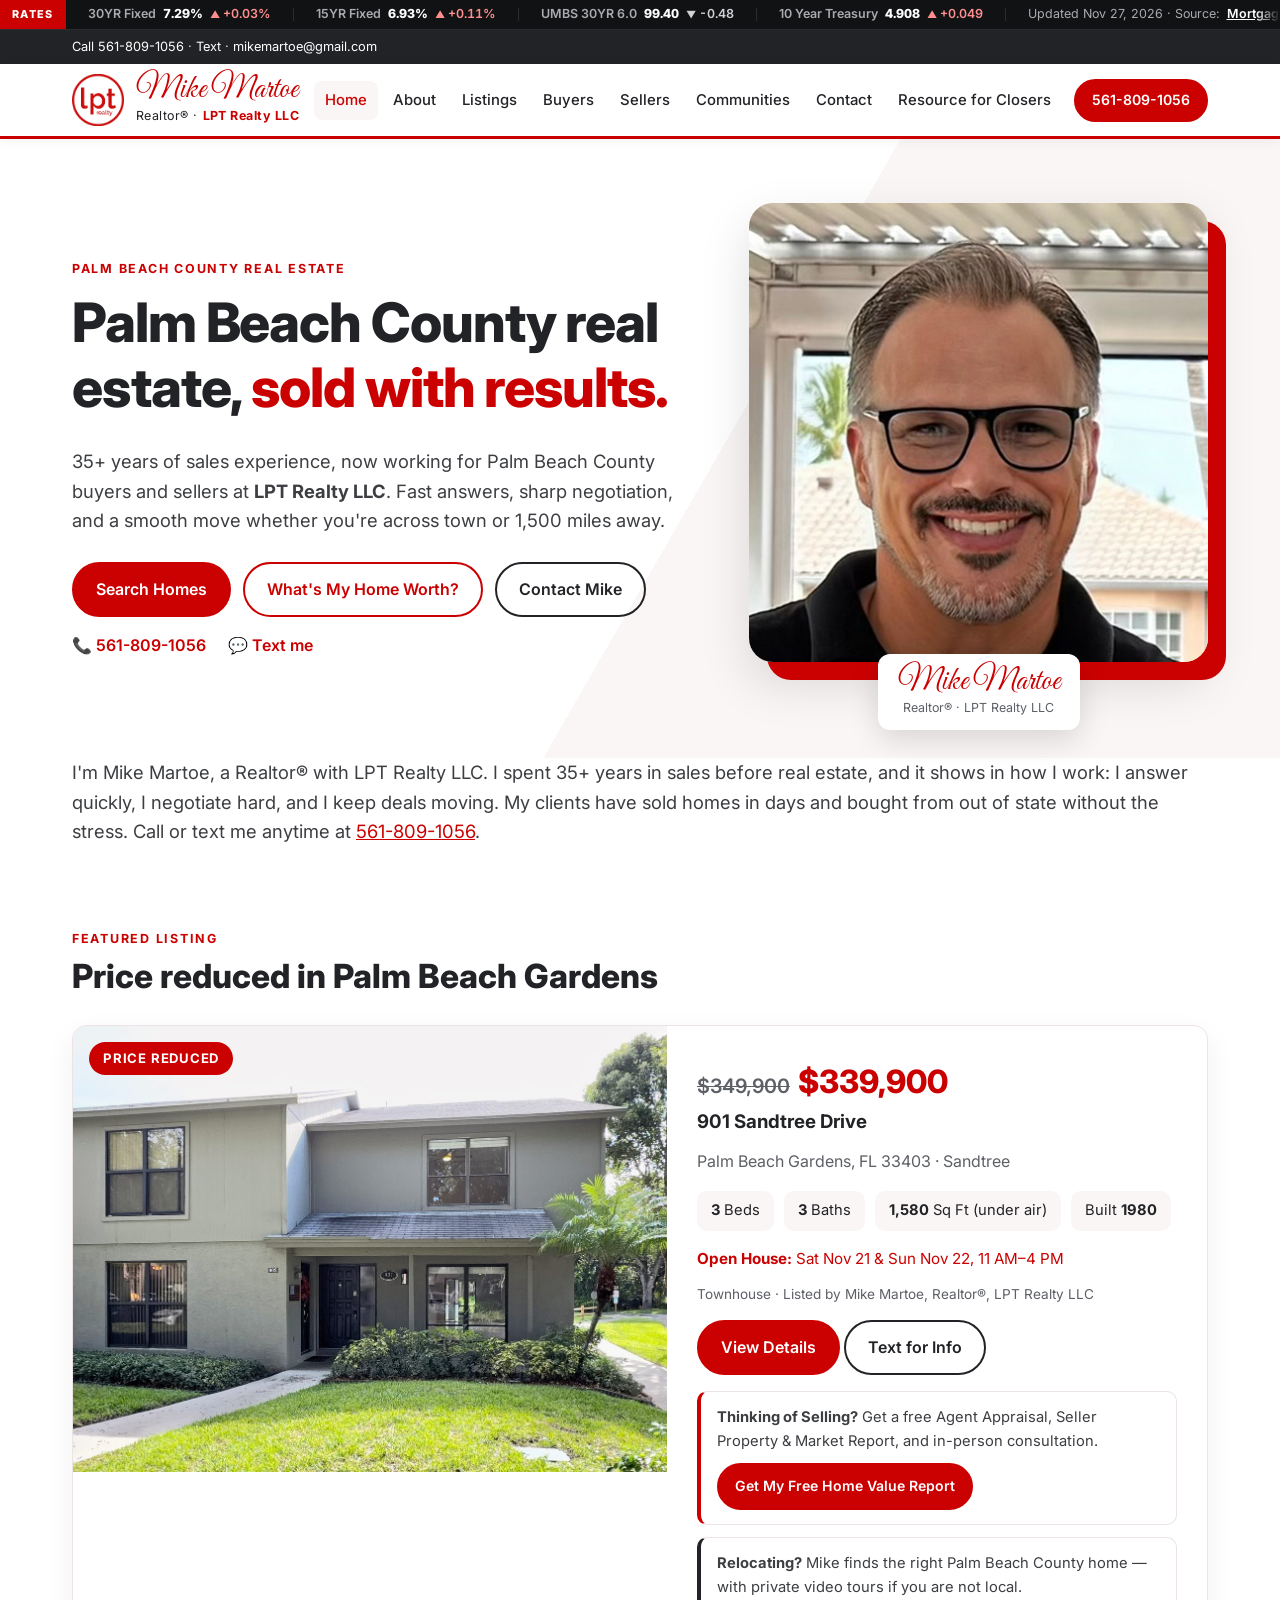
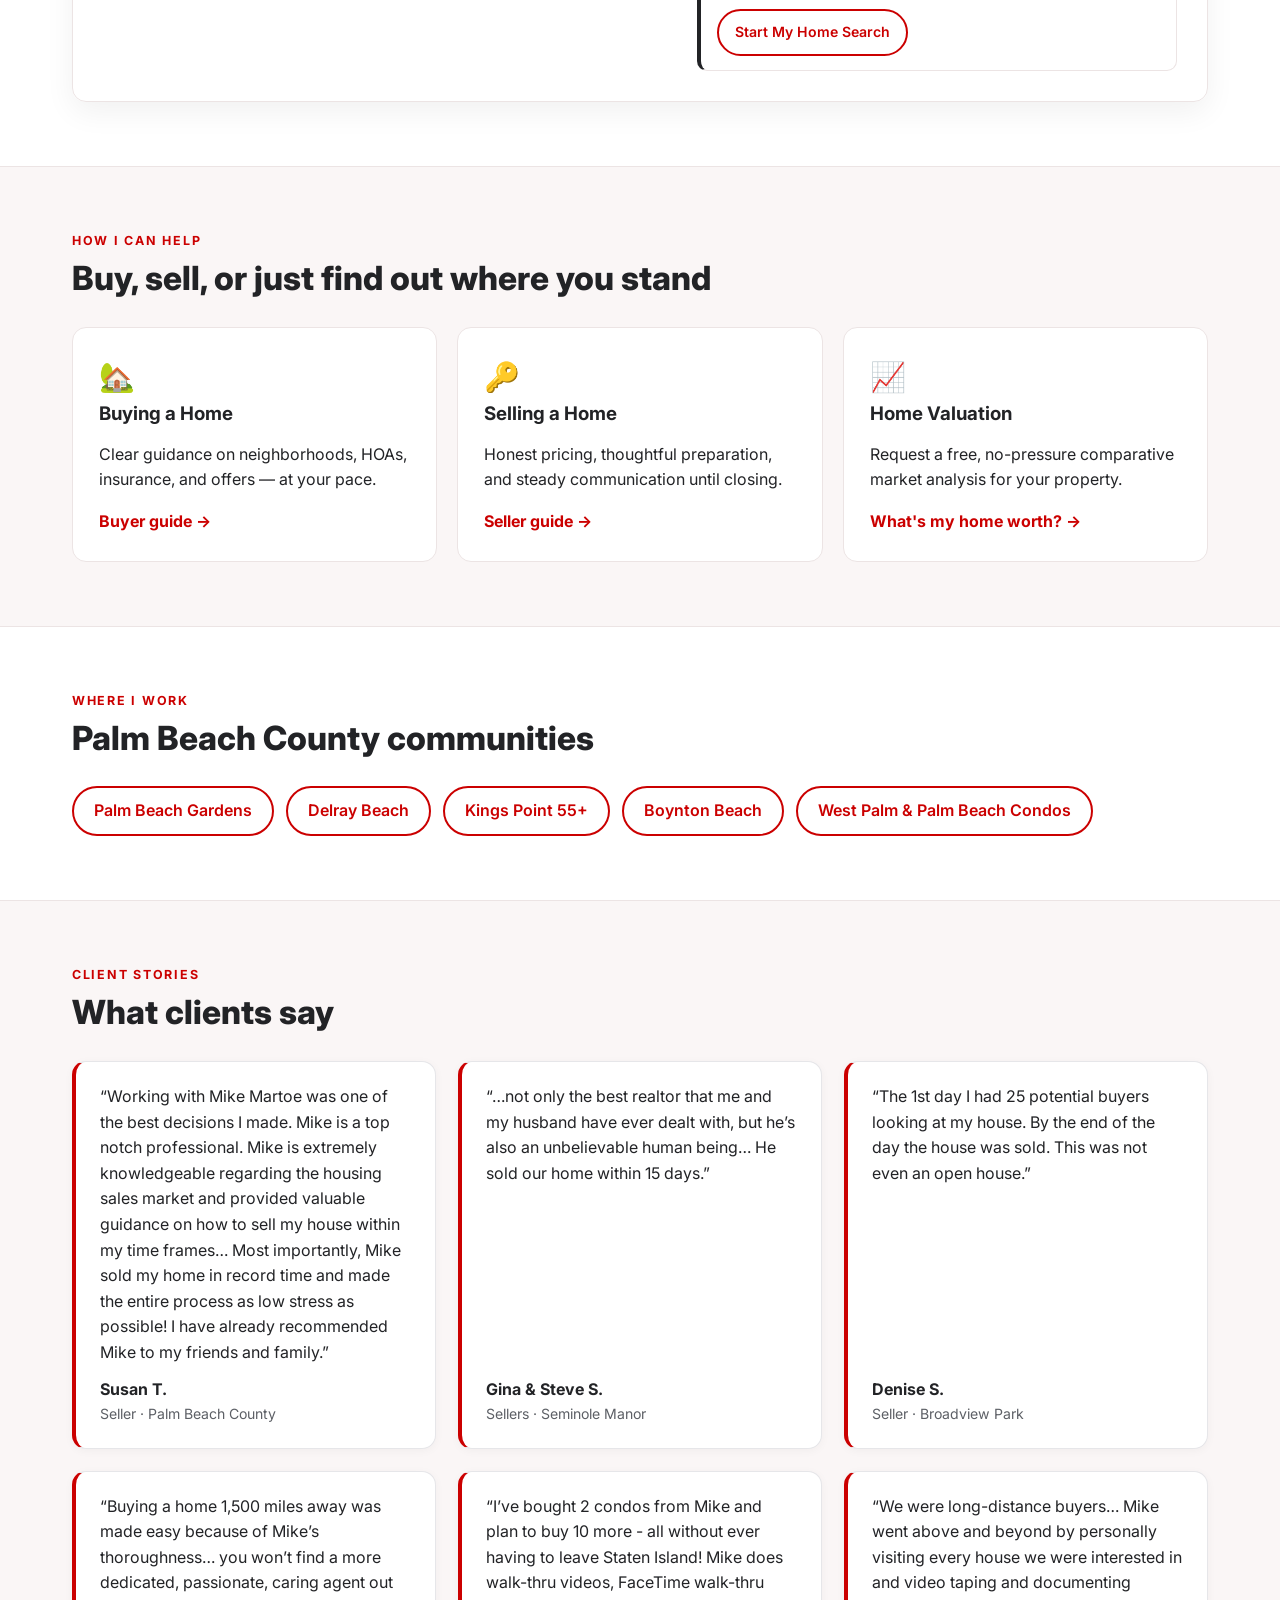
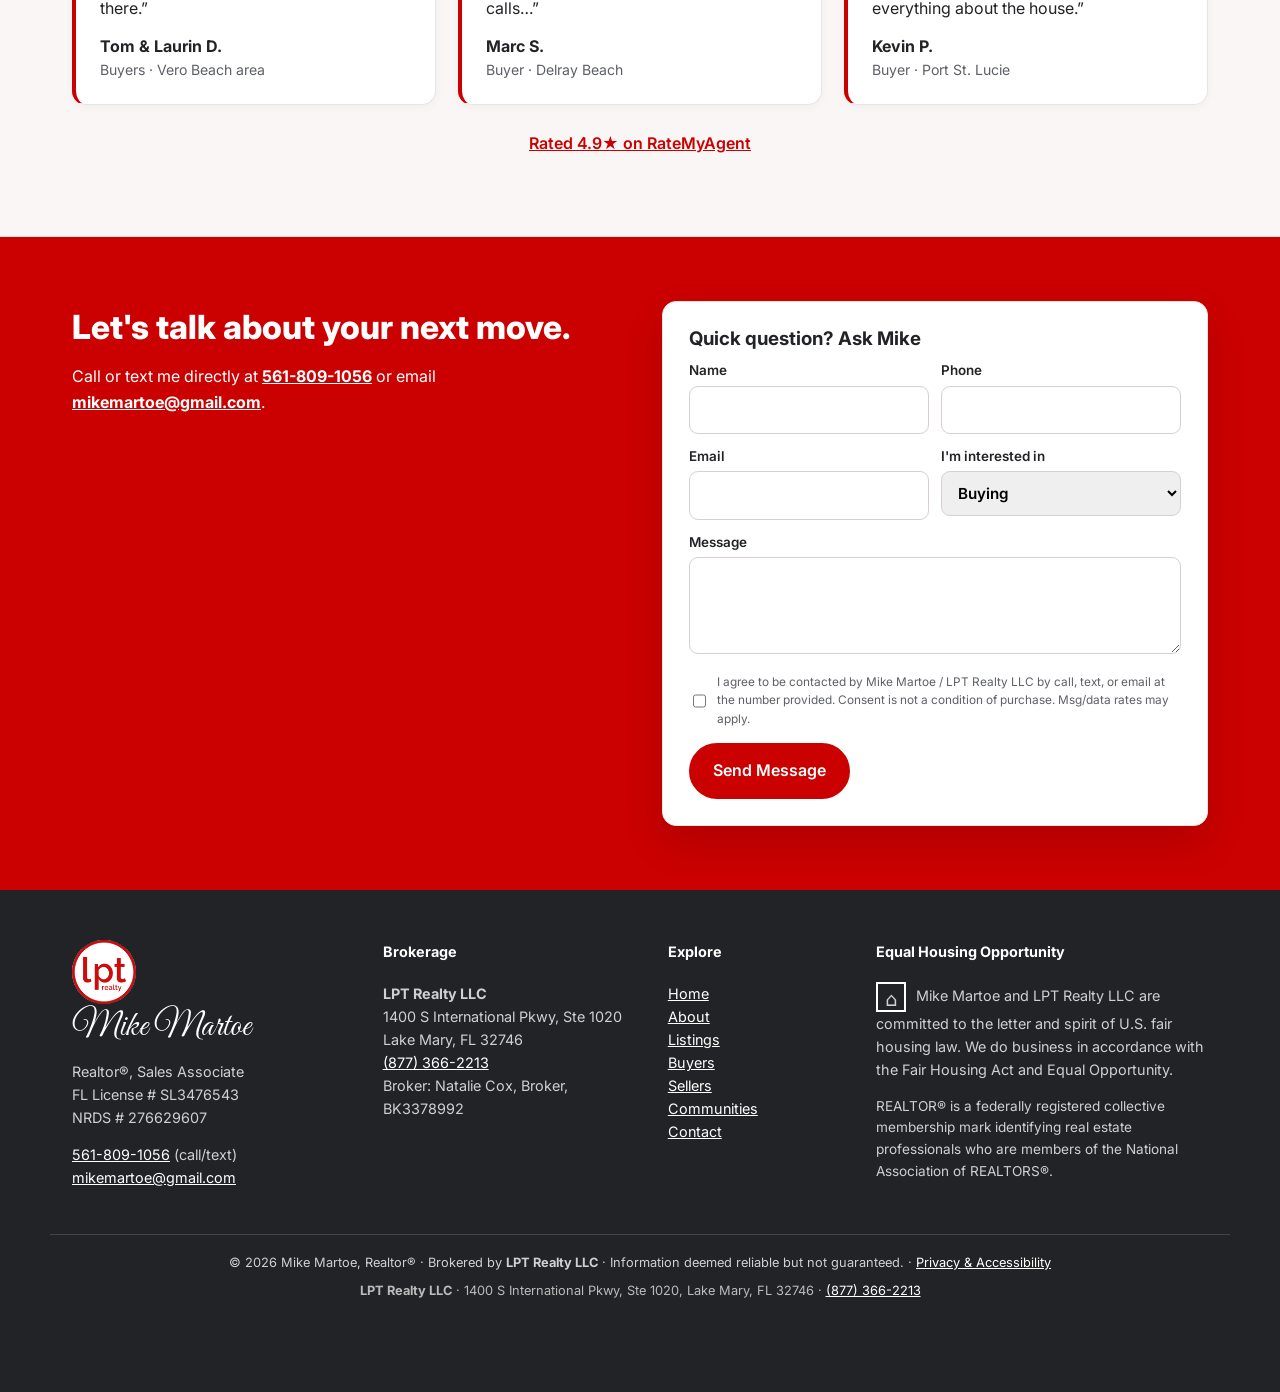
<file: index.html>
<!doctype html><html lang="en"><head><meta charset="utf-8"><meta name="viewport" content="width=device-width,initial-scale=1">
<title>Mike Martoe, Palm Beach County Realtor | LPT Realty</title><meta name="description" content="Mike Martoe, Realtor with LPT Realty LLC, helps buyers and sellers in Palm Beach Gardens, Delray Beach and Boynton Beach. Call or text 561-809-1056."><link rel="canonical" href="https://www.mikemartoe.com/">
<meta property="og:type" content="website"><meta property="og:site_name" content="Mike Martoe, Realtor | LPT Realty LLC"><meta property="og:locale" content="en_US"><meta property="og:url" content="https://www.mikemartoe.com/"><meta property="og:title" content="Mike Martoe, Palm Beach County Realtor | LPT Realty"><meta property="og:description" content="Mike Martoe, Realtor with LPT Realty LLC, helps buyers and sellers in Palm Beach Gardens, Delray Beach and Boynton Beach. Call or text 561-809-1056."><meta property="og:image" content="https://www.mikemartoe.com/assets/share-card.jpg"><meta property="og:image:secure_url" content="https://www.mikemartoe.com/assets/share-card.jpg"><meta property="og:image:type" content="image/jpeg"><meta property="og:image:width" content="1200"><meta property="og:image:height" content="630"><meta property="og:image:alt" content="Mike Martoe, Realtor, LPT Realty, Palm Beach County, 561-809-1056">
<meta name="twitter:card" content="summary_large_image"><meta name="twitter:title" content="Mike Martoe, Palm Beach County Realtor | LPT Realty"><meta name="twitter:description" content="Mike Martoe, Realtor with LPT Realty LLC, helps buyers and sellers in Palm Beach Gardens, Delray Beach and Boynton Beach. Call or text 561-809-1056."><meta name="twitter:image" content="https://www.mikemartoe.com/assets/share-card.jpg"><meta name="twitter:image:alt" content="Mike Martoe, Realtor, LPT Realty, Palm Beach County, 561-809-1056"><meta name="theme-color" content="#CB0000">
<link rel="icon" href="assets/lpt-logo.jpg"><link rel="preconnect" href="https://fonts.googleapis.com"><link href="https://fonts.googleapis.com/css2?family=Great+Vibes&family=Inter:wght@400;500;600;700;800&display=swap" rel="stylesheet"><link rel="stylesheet" href="styles.css?v=20261117b"><script type="application/ld+json">{"@context": "https://schema.org", "@type": "RealEstateAgent", "@id": "https://www.mikemartoe.com/#agent", "name": "Mike Martoe", "jobTitle": "Realtor", "url": "https://www.mikemartoe.com/", "image": "https://www.mikemartoe.com/assets/headshot-approved.jpg", "telephone": "+1-561-809-1056", "email": "mailto:mikemartoe@gmail.com", "areaServed": [{"@type": "City", "name": "Palm Beach Gardens, FL"}, {"@type": "City", "name": "Delray Beach, FL"}, {"@type": "City", "name": "Boynton Beach, FL"}, {"@type": "City", "name": "West Palm Beach, FL"}, {"@type": "City", "name": "Palm Beach, FL"}, {"@type": "AdministrativeArea", "name": "Palm Beach County, FL"}], "parentOrganization": {"@type": "RealEstateOrganization", "name": "LPT Realty LLC", "telephone": "+1-877-366-2213", "address": {"@type": "PostalAddress", "streetAddress": "1400 S International Pkwy, Ste 1020", "addressLocality": "Lake Mary", "addressRegion": "FL", "postalCode": "32746", "addressCountry": "US"}}, "knowsLanguage": "en"}</script>  <meta name="google-site-verification" content="yLpdgoDFkLvBAMpZkpyHI9ENsIXy31iSqGxbvDPLATg" />
</head><body>
<div class="topbar"><div class="wrap"><span class="tb-contact"><a href="tel:+15618091056">Call 561-809-1056</a> · <a href="sms:+15618091056">Text</a> · <a href="mailto:mikemartoe@gmail.com">mikemartoe@gmail.com</a></span></div></div>
<header class="site"><div class="wrap hdr"><a class="brand" href="index.html"><img src="assets/lpt-logo.jpg" alt="LPT Realty logo" width="52" height="52"><span><span class="script">Mike Martoe</span><small>Realtor® · <b>LPT Realty LLC</b></small></span></a>
<input type="checkbox" id="nt" class="nt"><label for="nt" class="burger" aria-label="Menu">☰</label><nav><a href="index.html" class=active aria-current=page>Home</a><a href="about.html">About</a><a href="listings.html">Listings</a><a href="buyers.html">Buyers</a><a href="sellers.html">Sellers</a><a href="communities.html">Communities</a><a href="contact.html">Contact</a><a href="resource-for-closers.html">Resource for Closers</a><a class="btn sm" href="tel:+15618091056">561-809-1056</a></nav></div></header>
<main>
<section class="hero"><div class="wrap hgrid"><div><p class="eyebrow">Palm Beach County Real Estate</p><h1>Palm Beach County real estate, <span>sold with results.</span></h1>
<p class="lead-p">35+ years of sales experience, now working for Palm Beach County buyers and sellers at <strong>LPT Realty LLC</strong>. Fast answers, sharp negotiation, and a smooth move whether you're across town or 1,500 miles away.</p>
<div class="ctas"><a class="btn" href="listings.html#search">Search Homes</a><a class="btn white" href="sellers.html#value">What's My Home Worth?</a><a class="btn ghost" href="contact.html">Contact Mike</a></div>
<p class="quick"><a href="tel:+15618091056">📞 561-809-1056</a> <a href="sms:+15618091056">💬 Text me</a></p></div>
<div class="hphoto"><img src="assets/headshot-approved.jpg" alt="Mike Martoe, Realtor® with LPT Realty LLC" width="800" height="800"><div class="tag"><span class="script">Mike Martoe</span><small>Realtor® · LPT Realty LLC</small></div></div></div></section>
<section class="wrap sec intro"><p class="lead-p">I'm Mike Martoe, a Realtor® with LPT Realty LLC. I spent 35+ years in sales before real estate, and it shows in how I work: I answer quickly, I negotiate hard, and I keep deals moving. My clients have sold homes in days and bought from out of state without the stress. Call or text me anytime at <a href="tel:+15618091056">561-809-1056</a>.</p></section>
<section class="wrap sec"><div class="shead"><p class="eyebrow">Featured Listing</p><h2>Price reduced in Palm Beach Gardens</h2></div><article class="listing"><div class="lphoto hasimg"><span class="badge">Price Reduced</span><a href="listings.html#sandtree"><img class="lheroimg" src="assets/sandtree/sandtree-23.jpg" alt="901 Sandtree Drive front exterior" width="800" height="450" loading="lazy"></a></div>
<div class="lbody"><p class="price"><span class="price-was">$349,900</span>$339,900</p><h3>901 Sandtree Drive</h3><p class="muted">Palm Beach Gardens, FL 33403 · Sandtree</p>
<ul class="facts"><li><b>3</b> Beds</li><li><b>3</b> Baths</li><li><b>1,580</b> Sq Ft (under air)</li><li>Built <b>1980</b></li></ul>
<p class="oh-mini"><strong>Open House:</strong> Sat Nov 21 &amp; Sun Nov 22, 11 AM–4 PM</p>
<p class="muted small">Townhouse · Listed by Mike Martoe, Realtor®, LPT Realty LLC</p>
<a class="btn" href="listings.html#sandtree">View Details</a> <a class="btn ghost" href="sms:+15618091056">Text for Info</a>
<div class="seller-cta-mini"><p><strong>Thinking of Selling?</strong> Get a free Agent Appraisal, Seller Property &amp; Market Report, and in-person consultation.</p>
<a class="btn" href="listings.html#seller-cta">Get My Free Home Value Report</a></div>
<div class="seller-cta-mini buyer-cta-mini"><p><strong>Relocating?</strong> Mike finds the right Palm Beach County home — with private video tours if you are not local.</p>
<a class="btn ghost" href="listings.html#buyer-cta">Start My Home Search</a></div>
</div></article></section>
<section class="band"><div class="wrap sec"><div class="shead"><p class="eyebrow">How I can help</p><h2>Buy, sell, or just find out where you stand</h2></div><div class="tiles">
<a class="tile" href="buyers.html"><span class="ic">🏡</span><h3>Buying a Home</h3><p>Clear guidance on neighborhoods, HOAs, insurance, and offers — at your pace.</p><b>Buyer guide →</b></a>
<a class="tile" href="sellers.html"><span class="ic">🔑</span><h3>Selling a Home</h3><p>Honest pricing, thoughtful preparation, and steady communication until closing.</p><b>Seller guide →</b></a>
<a class="tile" href="sellers.html#value"><span class="ic">📈</span><h3>Home Valuation</h3><p>Request a free, no-pressure comparative market analysis for your property.</p><b>What's my home worth? →</b></a></div></div></section>
<section class="wrap sec"><div class="shead"><p class="eyebrow">Where I work</p><h2>Palm Beach County communities</h2></div><div class="chips">
<a href="communities.html#pbg">Palm Beach Gardens</a><a href="communities.html#delray">Delray Beach</a><a href="communities.html#kings-point">Kings Point 55+</a><a href="communities.html#boynton">Boynton Beach</a><a href="communities.html#wpb">West Palm &amp; Palm Beach Condos</a></div></section>
<section class="band" id="testimonials"><div class="wrap sec"><div class="shead"><p class="eyebrow">Client stories</p><h2>What clients say</h2></div><div class="tgrid"><figure class="tquote"><blockquote>“Working with Mike Martoe was one of the best decisions I made. Mike is a top notch professional. Mike is extremely knowledgeable regarding the housing sales market and provided valuable guidance on how to sell my house within my time frames… Most importantly, Mike sold my home in record time and made the entire process as low stress as possible! I have already recommended Mike to my friends and family.”</blockquote><figcaption><b>Susan T.</b><span>Seller · Palm Beach County</span></figcaption></figure><figure class="tquote"><blockquote>“…not only the best realtor that me and my husband have ever dealt with, but he’s also an unbelievable human being… He sold our home within 15 days.”</blockquote><figcaption><b>Gina &amp; Steve S.</b><span>Sellers · Seminole Manor</span></figcaption></figure><figure class="tquote"><blockquote>“The 1st day I had 25 potential buyers looking at my house. By the end of the day the house was sold. This was not even an open house.”</blockquote><figcaption><b>Denise S.</b><span>Seller · Broadview Park</span></figcaption></figure><figure class="tquote"><blockquote>“Buying a home 1,500 miles away was made easy because of Mike’s thoroughness… you won’t find a more dedicated, passionate, caring agent out there.”</blockquote><figcaption><b>Tom &amp; Laurin D.</b><span>Buyers · Vero Beach area</span></figcaption></figure><figure class="tquote"><blockquote>“I’ve bought 2 condos from Mike and plan to buy 10 more - all without ever having to leave Staten Island! Mike does walk-thru videos, FaceTime walk-thru calls…”</blockquote><figcaption><b>Marc S.</b><span>Buyer · Delray Beach</span></figcaption></figure><figure class="tquote"><blockquote>“We were long-distance buyers… Mike went above and beyond by personally visiting every house we were interested in and video taping and documenting everything about the house.”</blockquote><figcaption><b>Kevin P.</b><span>Buyer · Port St. Lucie</span></figcaption></figure></div><p class="rated"><a href="https://www.ratemyagent.com/real-estate-agent/mike-martoe-b1aq1w/sales/overview" target="_blank" rel="noopener">Rated 4.9★ on RateMyAgent</a></p></div></section>
<section class="cta-strip"><div class="wrap ctagrid"><div><h2>Let's talk about your next move.</h2><p>Call or text me directly at <a href="tel:+15618091056">561-809-1056</a> or email <a href="mailto:mikemartoe@gmail.com">mikemartoe@gmail.com</a>.</p></div><form class="lead" id="lead" action="https://formsubmit.co/mikemartoe@gmail.com" method="POST">
<input type="hidden" name="_subject" value="New Website inquiry from mikemartoe.com (Quick question? Ask Mike)">
<input type="hidden" name="_next" value="https://www.mikemartoe.com/thank-you.html">
<input type="hidden" name="_captcha" value="true"><input type="hidden" name="_template" value="table">
<input type="text" name="_honey" style="display:none" tabindex="-1" autocomplete="off" aria-hidden="true">
<h3>Quick question? Ask Mike</h3>
<div class="row two"><label>Name<input name="name" autocomplete="name" required></label><label>Phone<input name="phone" type="tel" autocomplete="tel" required></label></div>
<div class="row two"><label>Email<input name="email" type="email" autocomplete="email" required></label><label>I'm interested in<select name="intent"><option>Buying</option><option>Selling</option><option>Buying &amp; selling</option><option>Renting</option><option>Just have a question</option></select></label></div>
<div class="row"><label>Message<textarea name="message" rows="3"></textarea></label></div>
<label class="consent"><input type="checkbox" required> I agree to be contacted by Mike Martoe / LPT Realty LLC by call, text, or email at the number provided. Consent is not a condition of purchase. Msg/data rates may apply.</label>
<button class="btn" type="submit">Send Message</button>
</form></div></section></main>
<footer class="site"><div class="wrap fgrid"><div><img src="assets/lpt-logo.jpg" alt="LPT Realty logo" width="64" height="64" class="flogo"><p class="script light">Mike Martoe</p><p>Realtor®, Sales Associate<br>FL License # SL3476543<br>NRDS # 276629607</p><p><a href="tel:+15618091056">561-809-1056</a> (call/text)<br><a href="mailto:mikemartoe@gmail.com">mikemartoe@gmail.com</a></p></div>
<div><h4>Brokerage</h4><p><strong>LPT Realty LLC</strong><br>1400 S International Pkwy, Ste 1020<br>Lake Mary, FL 32746<br><a href="tel:+18773662213">(877) 366-2213</a><br>Broker: Natalie Cox, Broker, BK3378992</p></div>
<div><h4>Explore</h4><p><a href="index.html">Home</a><br><a href="about.html">About</a><br><a href="listings.html">Listings</a><br><a href="buyers.html">Buyers</a><br><a href="sellers.html">Sellers</a><br><a href="communities.html">Communities</a><br><a href="contact.html">Contact</a></p></div>
<div><h4>Equal Housing Opportunity</h4><p class="eho"><span class="ehoicon" aria-hidden="true">⌂</span> Mike Martoe and LPT Realty LLC are committed to the letter and spirit of U.S. fair housing law. We do business in accordance with the Fair Housing Act and Equal Opportunity.</p><p class="small">REALTOR® is a federally registered collective membership mark identifying real estate professionals who are members of the National Association of REALTORS®.</p></div></div>
<div class="wrap copy"><p class="copy-line">© 2026 Mike Martoe, Realtor® · Brokered by <strong>LPT Realty LLC</strong> · Information deemed reliable but not guaranteed. · <a href="contact.html">Privacy &amp; Accessibility</a></p><p class="copy-office"><strong>LPT Realty LLC</strong> · 1400 S International Pkwy, Ste 1020, Lake Mary, FL 32746 · <a href="tel:+18773662213">(877) 366-2213</a></p></div></footer>
<a class="mcall" href="tel:+15618091056">📞 Call</a><a class="mtext" href="sms:+15618091056">💬 Text Mike</a><script src="assets/rate-ticker.js?v=20261019e" defer></script><script src="assets/lead-alert.js?v=20261019b" defer></script></body></html>
</file>
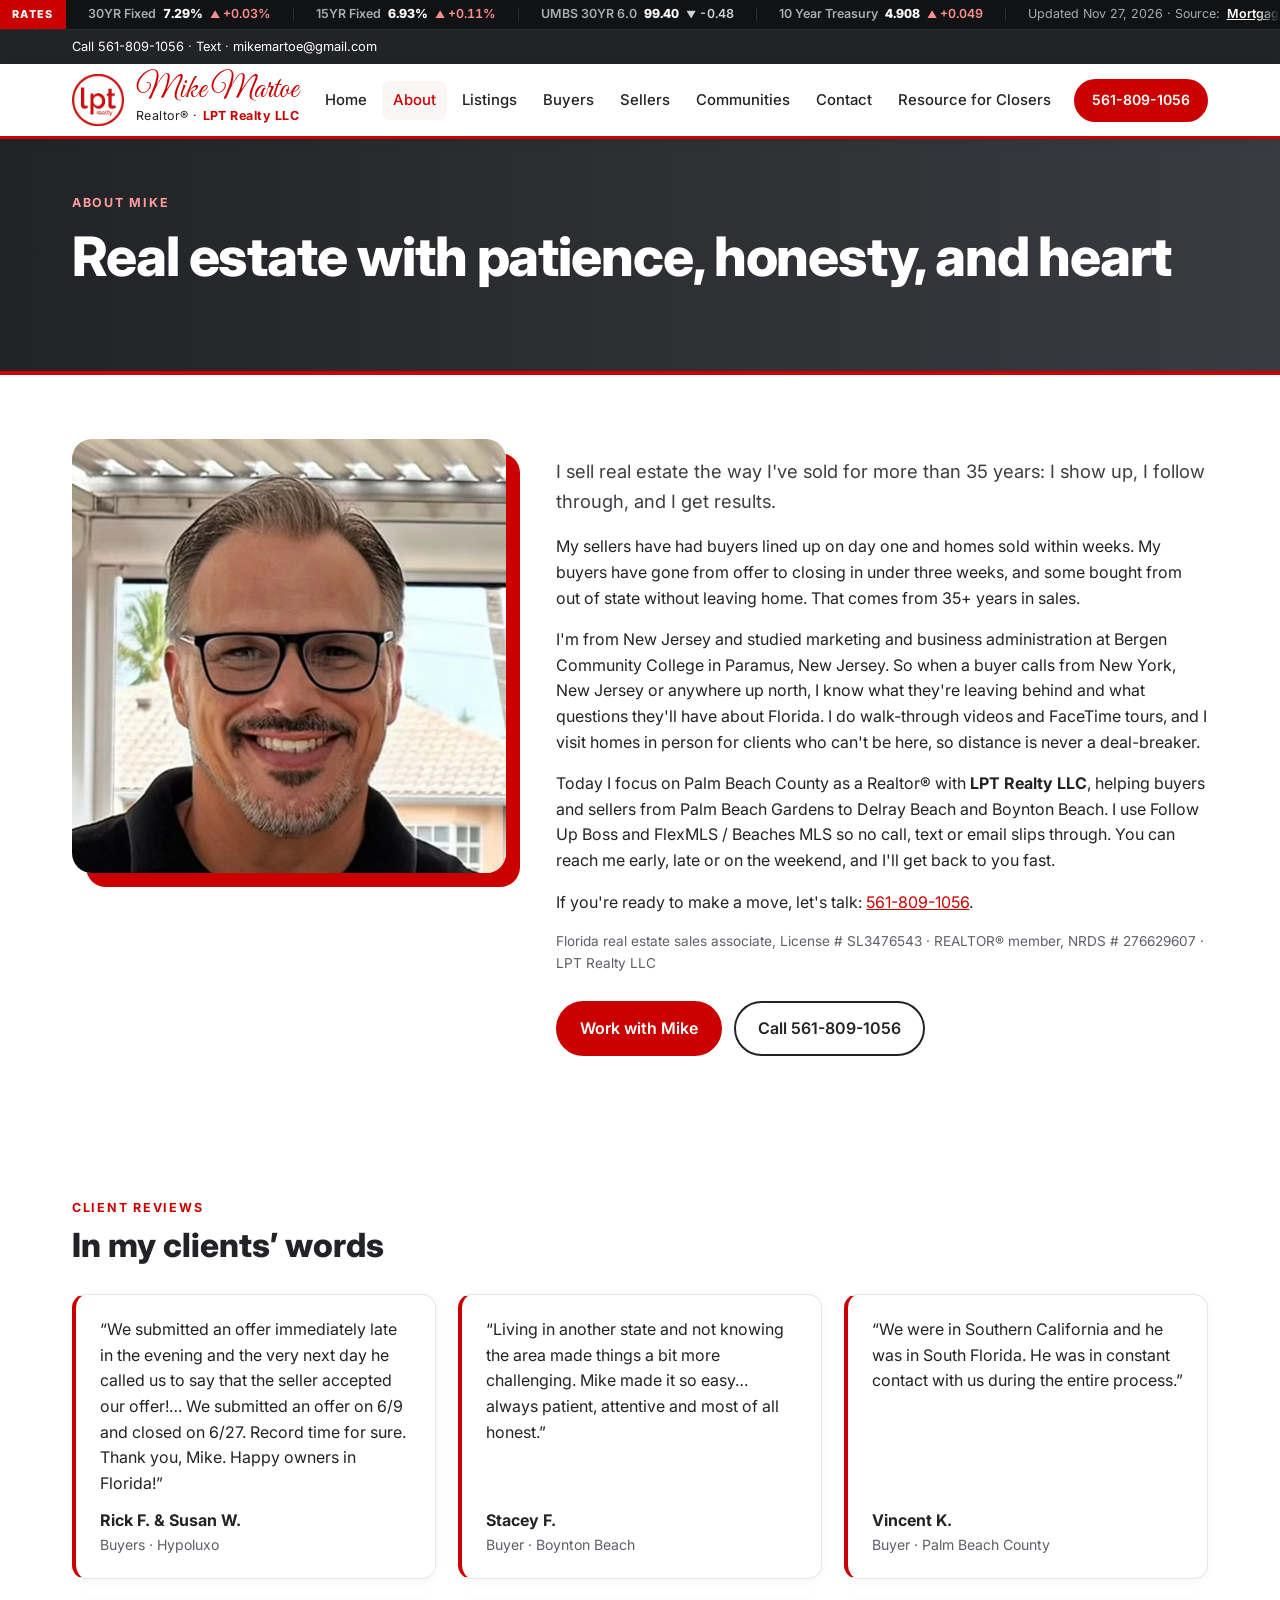
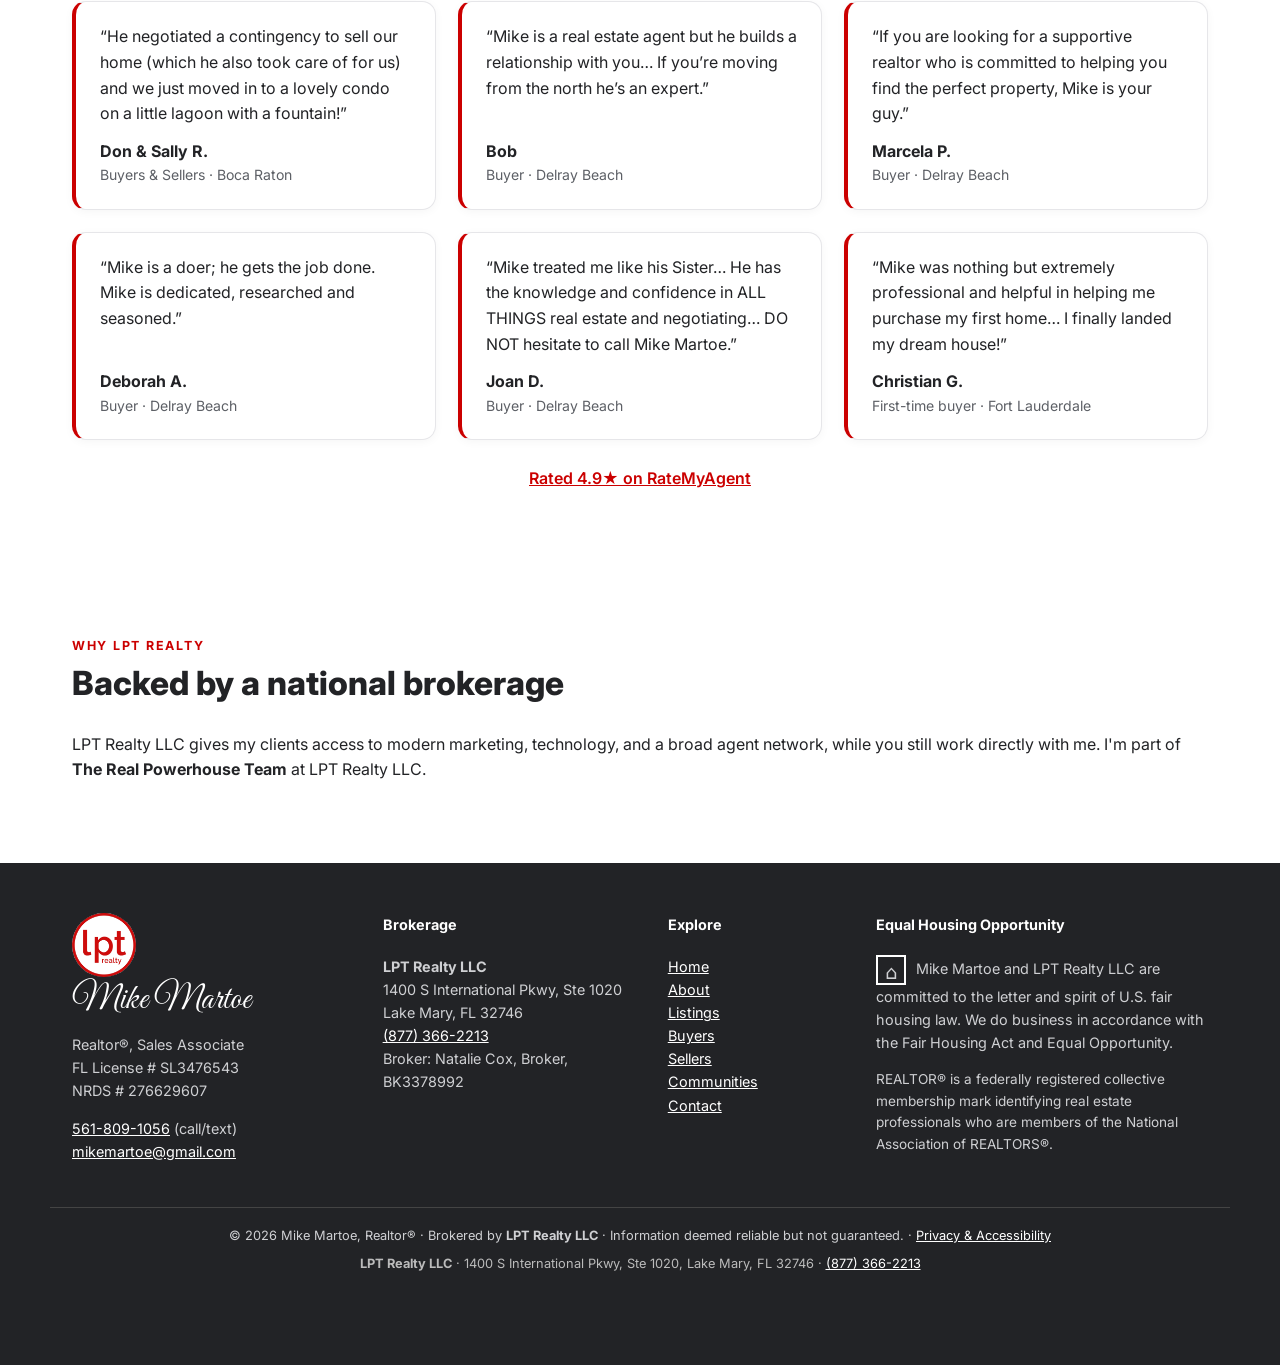
<file: about.html>
<!doctype html><html lang="en"><head><meta charset="utf-8"><meta name="viewport" content="width=device-width,initial-scale=1">
<title>About Mike Martoe | Palm Beach Gardens Realtor, LPT Realty</title><meta name="description" content="Mike Martoe brings 35+ years in sales to Palm Beach County real estate as a Realtor with LPT Realty LLC, from Palm Beach Gardens to Delray Beach."><link rel="canonical" href="https://www.mikemartoe.com/about.html">
<meta property="og:type" content="website"><meta property="og:site_name" content="Mike Martoe, Realtor | LPT Realty LLC"><meta property="og:locale" content="en_US"><meta property="og:url" content="https://www.mikemartoe.com/about.html"><meta property="og:title" content="About Mike Martoe | Palm Beach Gardens Realtor, LPT Realty"><meta property="og:description" content="Mike Martoe brings 35+ years in sales to Palm Beach County real estate as a Realtor with LPT Realty LLC, from Palm Beach Gardens to Delray Beach."><meta property="og:image" content="https://www.mikemartoe.com/assets/share-card.jpg"><meta property="og:image:secure_url" content="https://www.mikemartoe.com/assets/share-card.jpg"><meta property="og:image:type" content="image/jpeg"><meta property="og:image:width" content="1200"><meta property="og:image:height" content="630"><meta property="og:image:alt" content="Mike Martoe, Realtor, LPT Realty, Palm Beach County, 561-809-1056">
<meta name="twitter:card" content="summary_large_image"><meta name="twitter:title" content="About Mike Martoe | Palm Beach Gardens Realtor, LPT Realty"><meta name="twitter:description" content="Mike Martoe brings 35+ years in sales to Palm Beach County real estate as a Realtor with LPT Realty LLC, from Palm Beach Gardens to Delray Beach."><meta name="twitter:image" content="https://www.mikemartoe.com/assets/share-card.jpg"><meta name="twitter:image:alt" content="Mike Martoe, Realtor, LPT Realty, Palm Beach County, 561-809-1056"><meta name="theme-color" content="#CB0000">
<link rel="icon" href="assets/lpt-logo.jpg"><link rel="preconnect" href="https://fonts.googleapis.com"><link href="https://fonts.googleapis.com/css2?family=Great+Vibes&family=Inter:wght@400;500;600;700;800&display=swap" rel="stylesheet"><link rel="stylesheet" href="styles.css?v=20261020a"></head><body>
<div class="topbar"><div class="wrap"><span class="tb-contact"><a href="tel:+15618091056">Call 561-809-1056</a> · <a href="sms:+15618091056">Text</a> · <a href="mailto:mikemartoe@gmail.com">mikemartoe@gmail.com</a></span></div></div>
<header class="site"><div class="wrap hdr"><a class="brand" href="index.html"><img src="assets/lpt-logo.jpg" alt="LPT Realty logo" width="52" height="52"><span><span class="script">Mike Martoe</span><small>Realtor® · <b>LPT Realty LLC</b></small></span></a>
<input type="checkbox" id="nt" class="nt"><label for="nt" class="burger" aria-label="Menu">☰</label><nav><a href="index.html">Home</a><a href="about.html" class=active aria-current=page>About</a><a href="listings.html">Listings</a><a href="buyers.html">Buyers</a><a href="sellers.html">Sellers</a><a href="communities.html">Communities</a><a href="contact.html">Contact</a><a href="resource-for-closers.html">Resource for Closers</a><a class="btn sm" href="tel:+15618091056">561-809-1056</a></nav></div></header>
<main>
<section class="phead"><div class="wrap"><p class="eyebrow">About Mike</p><h1>Real estate with patience, honesty, and heart</h1></div></section>
<section class="wrap sec about"><img src="assets/headshot-approved.jpg" alt="Mike Martoe, Realtor®" class="aphoto" width="800" height="800"><div>
<p class="lead-p">I sell real estate the way I've sold for more than 35 years: I show up, I follow through, and I get results.</p>
<p>My sellers have had buyers lined up on day one and homes sold within weeks. My buyers have gone from offer to closing in under three weeks, and some bought from out of state without leaving home. That comes from 35+ years in sales.</p>
<p>I'm from New Jersey and studied marketing and business administration at Bergen Community College in Paramus, New Jersey. So when a buyer calls from New York, New Jersey or anywhere up north, I know what they're leaving behind and what questions they'll have about Florida. I do walk-through videos and FaceTime tours, and I visit homes in person for clients who can't be here, so distance is never a deal-breaker.</p>
<p>Today I focus on Palm Beach County as a Realtor® with <strong>LPT Realty LLC</strong>, helping buyers and sellers from Palm Beach Gardens to Delray Beach and Boynton Beach. I use Follow Up Boss and FlexMLS / Beaches MLS so no call, text or email slips through. You can reach me early, late or on the weekend, and I'll get back to you fast.</p>
<p>If you're ready to make a move, let's talk: <a href="tel:+15618091056">561-809-1056</a>.</p>
<p class="small muted">Florida real estate sales associate, License # SL3476543 · REALTOR® member, NRDS # 276629607 · LPT Realty LLC</p>
<div class="ctas"><a class="btn" href="contact.html">Work with Mike</a><a class="btn ghost" href="tel:+15618091056">Call 561-809-1056</a></div></div></section>

<section class="" id="reviews"><div class="wrap sec"><div class="shead"><p class="eyebrow">Client reviews</p><h2>In my clients’ words</h2></div><div class="tgrid"><figure class="tquote"><blockquote>“We submitted an offer immediately late in the evening and the very next day he called us to say that the seller accepted our offer!… We submitted an offer on 6/9 and closed on 6/27. Record time for sure. Thank you, Mike. Happy owners in Florida!”</blockquote><figcaption><b>Rick F. &amp; Susan W.</b><span>Buyers · Hypoluxo</span></figcaption></figure><figure class="tquote"><blockquote>“Living in another state and not knowing the area made things a bit more challenging. Mike made it so easy… always patient, attentive and most of all honest.”</blockquote><figcaption><b>Stacey F.</b><span>Buyer · Boynton Beach</span></figcaption></figure><figure class="tquote"><blockquote>“We were in Southern California and he was in South Florida. He was in constant contact with us during the entire process.”</blockquote><figcaption><b>Vincent K.</b><span>Buyer · Palm Beach County</span></figcaption></figure><figure class="tquote"><blockquote>“He negotiated a contingency to sell our home (which he also took care of for us) and we just moved in to a lovely condo on a little lagoon with a fountain!”</blockquote><figcaption><b>Don &amp; Sally R.</b><span>Buyers &amp; Sellers · Boca Raton</span></figcaption></figure><figure class="tquote"><blockquote>“Mike is a real estate agent but he builds a relationship with you… If you’re moving from the north he’s an expert.”</blockquote><figcaption><b>Bob</b><span>Buyer · Delray Beach</span></figcaption></figure><figure class="tquote"><blockquote>“If you are looking for a supportive realtor who is committed to helping you find the perfect property, Mike is your guy.”</blockquote><figcaption><b>Marcela P.</b><span>Buyer · Delray Beach</span></figcaption></figure><figure class="tquote"><blockquote>“Mike is a doer; he gets the job done. Mike is dedicated, researched and seasoned.”</blockquote><figcaption><b>Deborah A.</b><span>Buyer · Delray Beach</span></figcaption></figure><figure class="tquote"><blockquote>“Mike treated me like his Sister… He has the knowledge and confidence in ALL THINGS real estate and negotiating… DO NOT hesitate to call Mike Martoe.”</blockquote><figcaption><b>Joan D.</b><span>Buyer · Delray Beach</span></figcaption></figure><figure class="tquote"><blockquote>“Mike was nothing but extremely professional and helpful in helping me purchase my first home… I finally landed my dream house!”</blockquote><figcaption><b>Christian G.</b><span>First-time buyer · Fort Lauderdale</span></figcaption></figure></div><p class="rated"><a href="https://www.ratemyagent.com/real-estate-agent/mike-martoe-b1aq1w/sales/overview" target="_blank" rel="noopener">Rated 4.9★ on RateMyAgent</a></p></div></section>
<section class="wrap sec"><div class="shead"><p class="eyebrow">Why LPT Realty</p><h2>Backed by a national brokerage</h2></div><p>LPT Realty LLC gives my clients access to modern marketing, technology, and a broad agent network, while you still work directly with me. I'm part of <strong>The Real Powerhouse Team</strong> at LPT Realty LLC.</p></section></main>
<footer class="site"><div class="wrap fgrid"><div><img src="assets/lpt-logo.jpg" alt="LPT Realty logo" width="64" height="64" class="flogo"><p class="script light">Mike Martoe</p><p>Realtor®, Sales Associate<br>FL License # SL3476543<br>NRDS # 276629607</p><p><a href="tel:+15618091056">561-809-1056</a> (call/text)<br><a href="mailto:mikemartoe@gmail.com">mikemartoe@gmail.com</a></p></div>
<div><h4>Brokerage</h4><p><strong>LPT Realty LLC</strong><br>1400 S International Pkwy, Ste 1020<br>Lake Mary, FL 32746<br><a href="tel:+18773662213">(877) 366-2213</a><br>Broker: Natalie Cox, Broker, BK3378992</p></div>
<div><h4>Explore</h4><p><a href="index.html">Home</a><br><a href="about.html">About</a><br><a href="listings.html">Listings</a><br><a href="buyers.html">Buyers</a><br><a href="sellers.html">Sellers</a><br><a href="communities.html">Communities</a><br><a href="contact.html">Contact</a></p></div>
<div><h4>Equal Housing Opportunity</h4><p class="eho"><span class="ehoicon" aria-hidden="true">⌂</span> Mike Martoe and LPT Realty LLC are committed to the letter and spirit of U.S. fair housing law. We do business in accordance with the Fair Housing Act and Equal Opportunity.</p><p class="small">REALTOR® is a federally registered collective membership mark identifying real estate professionals who are members of the National Association of REALTORS®.</p></div></div>
<div class="wrap copy"><p class="copy-line">© 2026 Mike Martoe, Realtor® · Brokered by <strong>LPT Realty LLC</strong> · Information deemed reliable but not guaranteed. · <a href="contact.html">Privacy &amp; Accessibility</a></p><p class="copy-office"><strong>LPT Realty LLC</strong> · 1400 S International Pkwy, Ste 1020, Lake Mary, FL 32746 · <a href="tel:+18773662213">(877) 366-2213</a></p></div></footer>
<a class="mcall" href="tel:+15618091056">📞 Call</a><a class="mtext" href="sms:+15618091056">💬 Text Mike</a><script src="assets/rate-ticker.js?v=20261019e" defer></script></body></html>
</file>
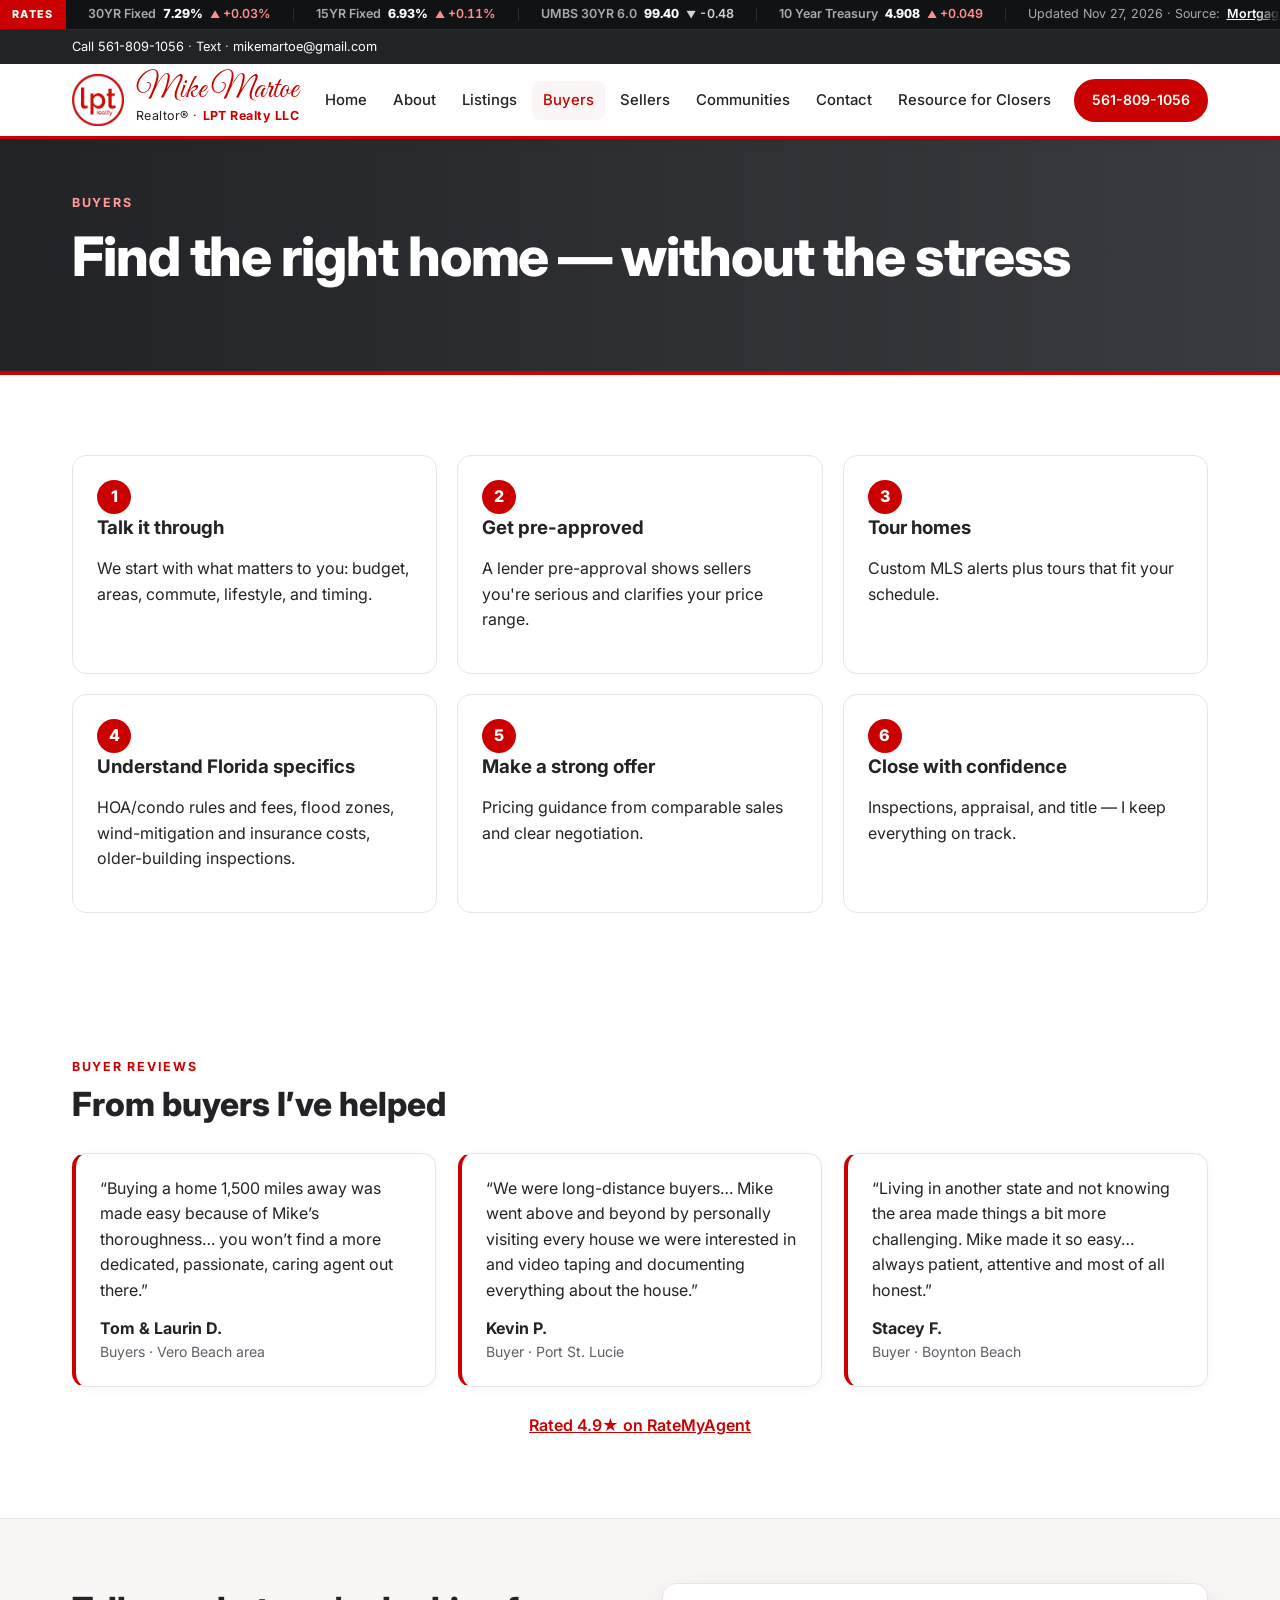
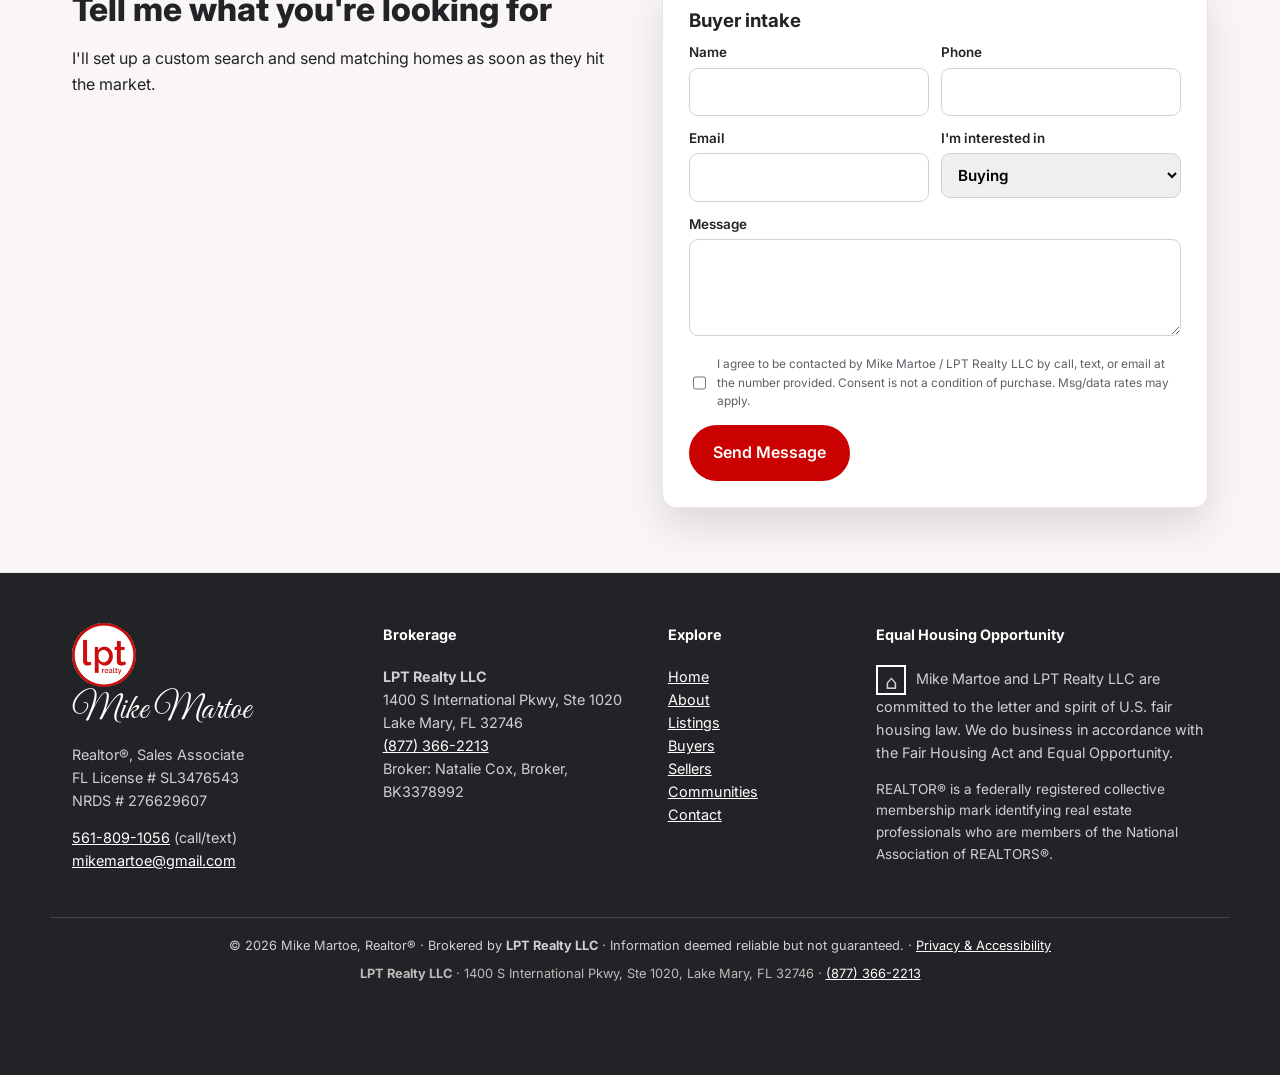
<file: buyers.html>
<!doctype html><html lang="en"><head><meta charset="utf-8"><meta name="viewport" content="width=device-width,initial-scale=1">
<title>Buying a Home in Palm Beach County | Mike Martoe, Realtor</title><meta name="description" content="Looking at Palm Beach Gardens or Delray Beach homes for sale? A step-by-step buyer guide: pre-approval, HOAs, insurance, offers and closing."><link rel="canonical" href="https://www.mikemartoe.com/buyers.html">
<meta property="og:type" content="website"><meta property="og:site_name" content="Mike Martoe, Realtor | LPT Realty LLC"><meta property="og:locale" content="en_US"><meta property="og:url" content="https://www.mikemartoe.com/buyers.html"><meta property="og:title" content="Buying a Home in Palm Beach County | Mike Martoe, Realtor"><meta property="og:description" content="Looking at Palm Beach Gardens or Delray Beach homes for sale? A step-by-step buyer guide: pre-approval, HOAs, insurance, offers and closing."><meta property="og:image" content="https://www.mikemartoe.com/assets/share-card.jpg"><meta property="og:image:secure_url" content="https://www.mikemartoe.com/assets/share-card.jpg"><meta property="og:image:type" content="image/jpeg"><meta property="og:image:width" content="1200"><meta property="og:image:height" content="630"><meta property="og:image:alt" content="Mike Martoe, Realtor, LPT Realty, Palm Beach County, 561-809-1056">
<meta name="twitter:card" content="summary_large_image"><meta name="twitter:title" content="Buying a Home in Palm Beach County | Mike Martoe, Realtor"><meta name="twitter:description" content="Looking at Palm Beach Gardens or Delray Beach homes for sale? A step-by-step buyer guide: pre-approval, HOAs, insurance, offers and closing."><meta name="twitter:image" content="https://www.mikemartoe.com/assets/share-card.jpg"><meta name="twitter:image:alt" content="Mike Martoe, Realtor, LPT Realty, Palm Beach County, 561-809-1056"><meta name="theme-color" content="#CB0000">
<link rel="icon" href="assets/lpt-logo.jpg"><link rel="preconnect" href="https://fonts.googleapis.com"><link href="https://fonts.googleapis.com/css2?family=Great+Vibes&family=Inter:wght@400;500;600;700;800&display=swap" rel="stylesheet"><link rel="stylesheet" href="styles.css?v=20261020a"></head><body>
<div class="topbar"><div class="wrap"><span class="tb-contact"><a href="tel:+15618091056">Call 561-809-1056</a> · <a href="sms:+15618091056">Text</a> · <a href="mailto:mikemartoe@gmail.com">mikemartoe@gmail.com</a></span></div></div>
<header class="site"><div class="wrap hdr"><a class="brand" href="index.html"><img src="assets/lpt-logo.jpg" alt="LPT Realty logo" width="52" height="52"><span><span class="script">Mike Martoe</span><small>Realtor® · <b>LPT Realty LLC</b></small></span></a>
<input type="checkbox" id="nt" class="nt"><label for="nt" class="burger" aria-label="Menu">☰</label><nav><a href="index.html">Home</a><a href="about.html">About</a><a href="listings.html">Listings</a><a href="buyers.html" class=active aria-current=page>Buyers</a><a href="sellers.html">Sellers</a><a href="communities.html">Communities</a><a href="contact.html">Contact</a><a href="resource-for-closers.html">Resource for Closers</a><a class="btn sm" href="tel:+15618091056">561-809-1056</a></nav></div></header>
<main>
<section class="phead"><div class="wrap"><p class="eyebrow">Buyers</p><h1>Find the right home — without the stress</h1></div></section>
<section class="wrap sec"><ol class="steps"><li><h3>Talk it through</h3><p>We start with what matters to you: budget, areas, commute, lifestyle, and timing.</p></li><li><h3>Get pre-approved</h3><p>A lender pre-approval shows sellers you're serious and clarifies your price range.</p></li><li><h3>Tour homes</h3><p>Custom MLS alerts plus tours that fit your schedule.</p></li><li><h3>Understand Florida specifics</h3><p>HOA/condo rules and fees, flood zones, wind-mitigation and insurance costs, older-building inspections.</p></li><li><h3>Make a strong offer</h3><p>Pricing guidance from comparable sales and clear negotiation.</p></li><li><h3>Close with confidence</h3><p>Inspections, appraisal, and title — I keep everything on track.</p></li></ol></section>
<section class="" id="reviews"><div class="wrap sec"><div class="shead"><p class="eyebrow">Buyer reviews</p><h2>From buyers I’ve helped</h2></div><div class="tgrid"><figure class="tquote"><blockquote>“Buying a home 1,500 miles away was made easy because of Mike’s thoroughness… you won’t find a more dedicated, passionate, caring agent out there.”</blockquote><figcaption><b>Tom &amp; Laurin D.</b><span>Buyers · Vero Beach area</span></figcaption></figure><figure class="tquote"><blockquote>“We were long-distance buyers… Mike went above and beyond by personally visiting every house we were interested in and video taping and documenting everything about the house.”</blockquote><figcaption><b>Kevin P.</b><span>Buyer · Port St. Lucie</span></figcaption></figure><figure class="tquote"><blockquote>“Living in another state and not knowing the area made things a bit more challenging. Mike made it so easy… always patient, attentive and most of all honest.”</blockquote><figcaption><b>Stacey F.</b><span>Buyer · Boynton Beach</span></figcaption></figure></div><p class="rated"><a href="https://www.ratemyagent.com/real-estate-agent/mike-martoe-b1aq1w/sales/overview" target="_blank" rel="noopener">Rated 4.9★ on RateMyAgent</a></p></div></section>
<section class="band"><div class="wrap sec ctagrid"><div><h2>Tell me what you're looking for</h2><p>I'll set up a custom search and send matching homes as soon as they hit the market.</p></div><form class="lead" id="lead" action="https://formsubmit.co/mikemartoe@gmail.com" method="POST">
<input type="hidden" name="_subject" value="New Website inquiry from mikemartoe.com (Buyer intake)">
<input type="hidden" name="_next" value="https://www.mikemartoe.com/thank-you.html">
<input type="hidden" name="_captcha" value="true"><input type="hidden" name="_template" value="table">
<input type="text" name="_honey" style="display:none" tabindex="-1" autocomplete="off" aria-hidden="true">
<h3>Buyer intake</h3>
<div class="row two"><label>Name<input name="name" autocomplete="name" required></label><label>Phone<input name="phone" type="tel" autocomplete="tel" required></label></div>
<div class="row two"><label>Email<input name="email" type="email" autocomplete="email" required></label><label>I'm interested in<select name="intent"><option>Buying</option><option>Selling</option><option>Buying &amp; selling</option><option>Renting</option><option>Just have a question</option></select></label></div>
<div class="row"><label>Message<textarea name="message" rows="3"></textarea></label></div>
<label class="consent"><input type="checkbox" required> I agree to be contacted by Mike Martoe / LPT Realty LLC by call, text, or email at the number provided. Consent is not a condition of purchase. Msg/data rates may apply.</label>
<button class="btn" type="submit">Send Message</button>
</form></div></section></main>
<footer class="site"><div class="wrap fgrid"><div><img src="assets/lpt-logo.jpg" alt="LPT Realty logo" width="64" height="64" class="flogo"><p class="script light">Mike Martoe</p><p>Realtor®, Sales Associate<br>FL License # SL3476543<br>NRDS # 276629607</p><p><a href="tel:+15618091056">561-809-1056</a> (call/text)<br><a href="mailto:mikemartoe@gmail.com">mikemartoe@gmail.com</a></p></div>
<div><h4>Brokerage</h4><p><strong>LPT Realty LLC</strong><br>1400 S International Pkwy, Ste 1020<br>Lake Mary, FL 32746<br><a href="tel:+18773662213">(877) 366-2213</a><br>Broker: Natalie Cox, Broker, BK3378992</p></div>
<div><h4>Explore</h4><p><a href="index.html">Home</a><br><a href="about.html">About</a><br><a href="listings.html">Listings</a><br><a href="buyers.html">Buyers</a><br><a href="sellers.html">Sellers</a><br><a href="communities.html">Communities</a><br><a href="contact.html">Contact</a></p></div>
<div><h4>Equal Housing Opportunity</h4><p class="eho"><span class="ehoicon" aria-hidden="true">⌂</span> Mike Martoe and LPT Realty LLC are committed to the letter and spirit of U.S. fair housing law. We do business in accordance with the Fair Housing Act and Equal Opportunity.</p><p class="small">REALTOR® is a federally registered collective membership mark identifying real estate professionals who are members of the National Association of REALTORS®.</p></div></div>
<div class="wrap copy"><p class="copy-line">© 2026 Mike Martoe, Realtor® · Brokered by <strong>LPT Realty LLC</strong> · Information deemed reliable but not guaranteed. · <a href="contact.html">Privacy &amp; Accessibility</a></p><p class="copy-office"><strong>LPT Realty LLC</strong> · 1400 S International Pkwy, Ste 1020, Lake Mary, FL 32746 · <a href="tel:+18773662213">(877) 366-2213</a></p></div></footer>
<a class="mcall" href="tel:+15618091056">📞 Call</a><a class="mtext" href="sms:+15618091056">💬 Text Mike</a><script src="assets/rate-ticker.js?v=20261019e" defer></script><script src="assets/lead-alert.js?v=20261019b" defer></script></body></html>
</file>
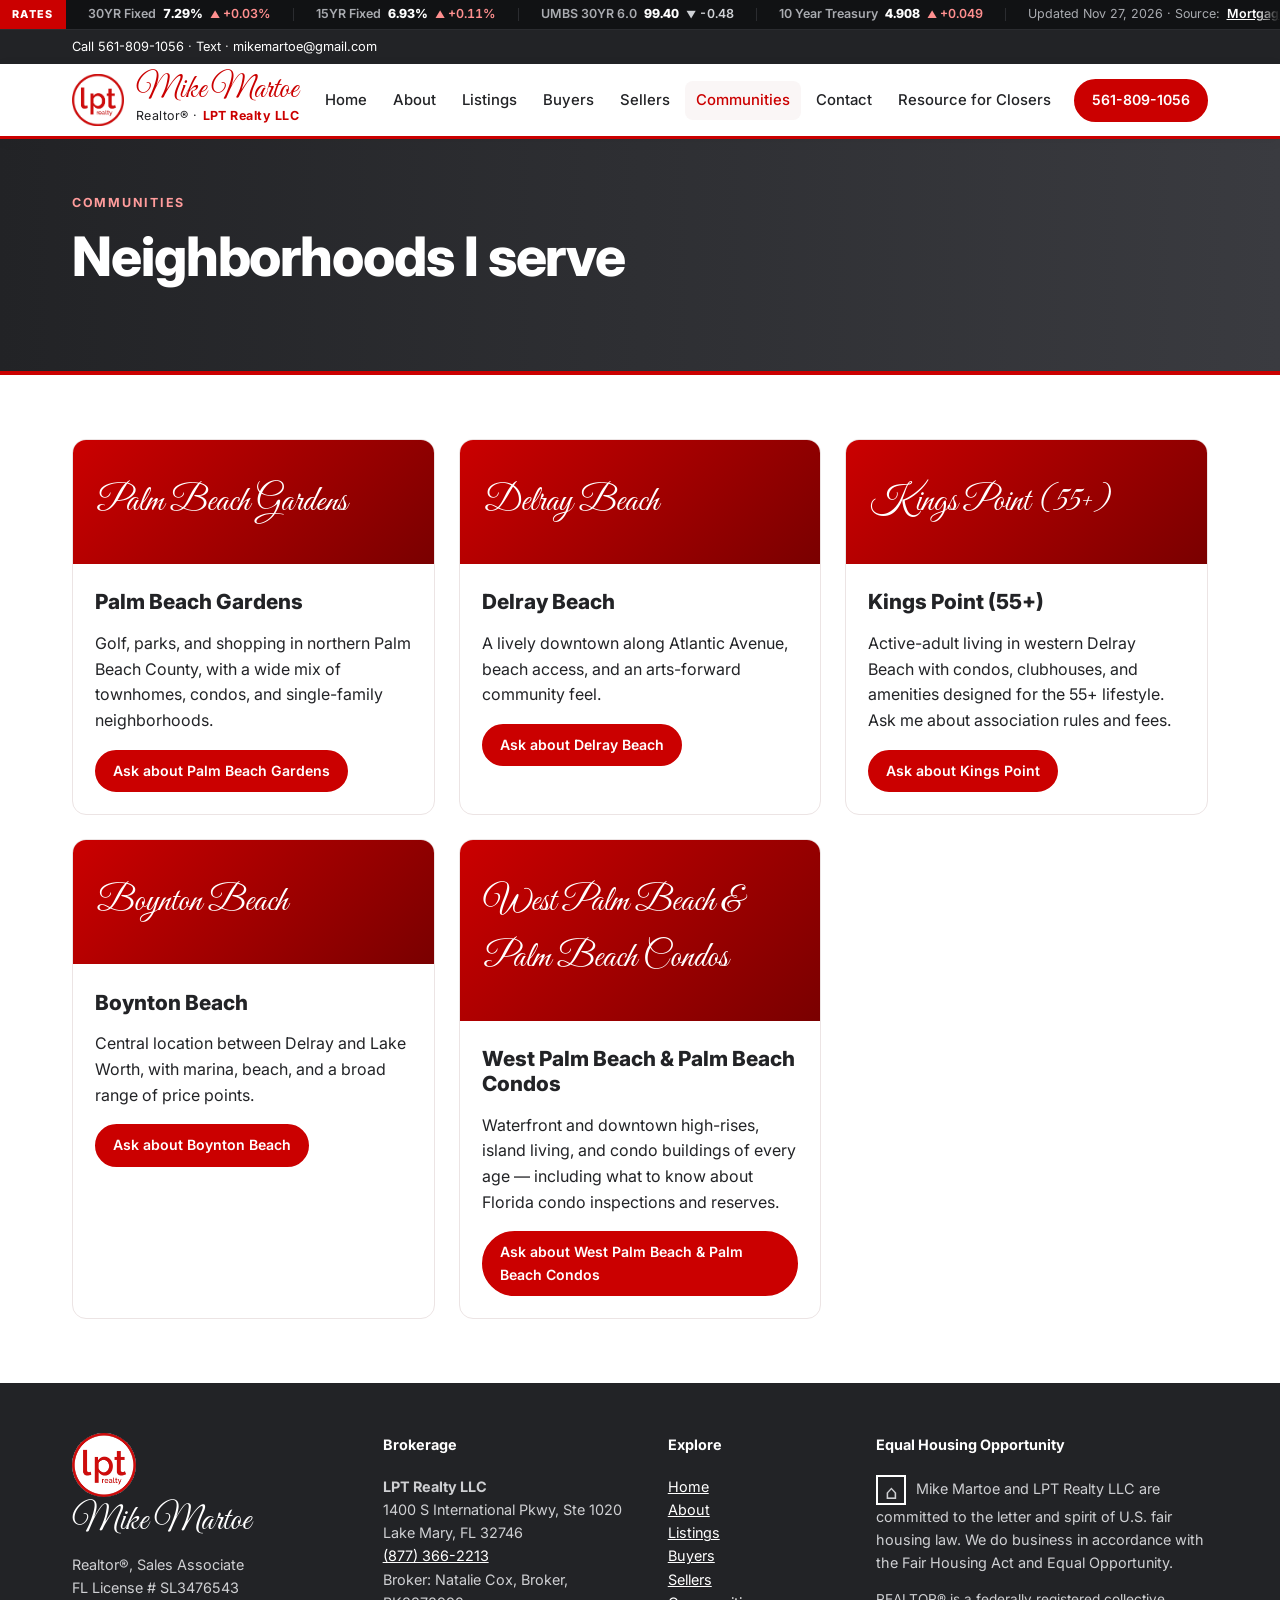
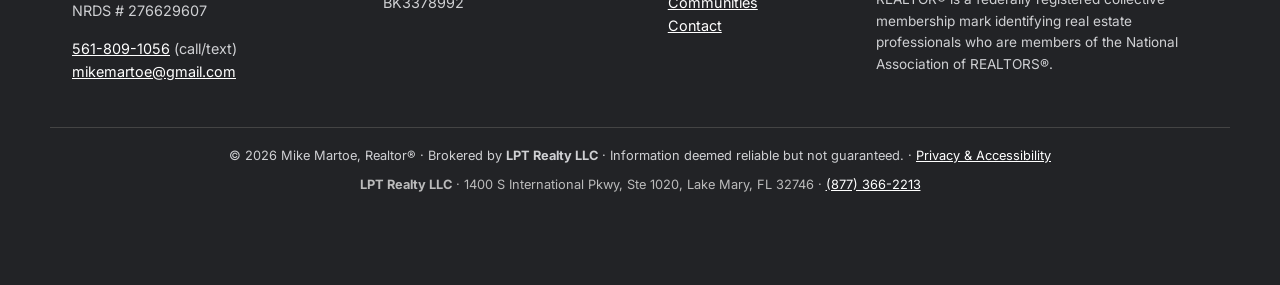
<file: communities.html>
<!doctype html><html lang="en"><head><meta charset="utf-8"><meta name="viewport" content="width=device-width,initial-scale=1">
<title>Palm Beach Gardens &amp; Delray Beach Communities | Mike Martoe</title><meta name="description" content="Palm Beach Gardens, Delray Beach, Kings Point 55+, Boynton Beach and West Palm Beach condos, with Palm Beach County Realtor Mike Martoe."><link rel="canonical" href="https://www.mikemartoe.com/communities.html">
<meta property="og:type" content="website"><meta property="og:site_name" content="Mike Martoe, Realtor | LPT Realty LLC"><meta property="og:locale" content="en_US"><meta property="og:url" content="https://www.mikemartoe.com/communities.html"><meta property="og:title" content="Palm Beach Gardens &amp; Delray Beach Communities | Mike Martoe"><meta property="og:description" content="Palm Beach Gardens, Delray Beach, Kings Point 55+, Boynton Beach and West Palm Beach condos, with Palm Beach County Realtor Mike Martoe."><meta property="og:image" content="https://www.mikemartoe.com/assets/share-card.jpg"><meta property="og:image:secure_url" content="https://www.mikemartoe.com/assets/share-card.jpg"><meta property="og:image:type" content="image/jpeg"><meta property="og:image:width" content="1200"><meta property="og:image:height" content="630"><meta property="og:image:alt" content="Mike Martoe, Realtor, LPT Realty, Palm Beach County, 561-809-1056">
<meta name="twitter:card" content="summary_large_image"><meta name="twitter:title" content="Palm Beach Gardens &amp; Delray Beach Communities | Mike Martoe"><meta name="twitter:description" content="Palm Beach Gardens, Delray Beach, Kings Point 55+, Boynton Beach and West Palm Beach condos, with Palm Beach County Realtor Mike Martoe."><meta name="twitter:image" content="https://www.mikemartoe.com/assets/share-card.jpg"><meta name="twitter:image:alt" content="Mike Martoe, Realtor, LPT Realty, Palm Beach County, 561-809-1056"><meta name="theme-color" content="#CB0000">
<link rel="icon" href="assets/lpt-logo.jpg"><link rel="preconnect" href="https://fonts.googleapis.com"><link href="https://fonts.googleapis.com/css2?family=Great+Vibes&family=Inter:wght@400;500;600;700;800&display=swap" rel="stylesheet"><link rel="stylesheet" href="styles.css?v=20261020a"></head><body>
<div class="topbar"><div class="wrap"><span class="tb-contact"><a href="tel:+15618091056">Call 561-809-1056</a> · <a href="sms:+15618091056">Text</a> · <a href="mailto:mikemartoe@gmail.com">mikemartoe@gmail.com</a></span></div></div>
<header class="site"><div class="wrap hdr"><a class="brand" href="index.html"><img src="assets/lpt-logo.jpg" alt="LPT Realty logo" width="52" height="52"><span><span class="script">Mike Martoe</span><small>Realtor® · <b>LPT Realty LLC</b></small></span></a>
<input type="checkbox" id="nt" class="nt"><label for="nt" class="burger" aria-label="Menu">☰</label><nav><a href="index.html">Home</a><a href="about.html">About</a><a href="listings.html">Listings</a><a href="buyers.html">Buyers</a><a href="sellers.html">Sellers</a><a href="communities.html" class=active aria-current=page>Communities</a><a href="contact.html">Contact</a><a href="resource-for-closers.html">Resource for Closers</a><a class="btn sm" href="tel:+15618091056">561-809-1056</a></nav></div></header>
<main><section class="phead"><div class="wrap"><p class="eyebrow">Communities</p><h1>Neighborhoods I serve</h1></div></section><section class="wrap sec cgrid"><article class="comm" id="pbg"><div class="cbar">Palm Beach Gardens</div><div class="cb"><h2>Palm Beach Gardens</h2><p>Golf, parks, and shopping in northern Palm Beach County, with a wide mix of townhomes, condos, and single-family neighborhoods.</p><a class="btn sm" href="contact.html">Ask about Palm Beach Gardens</a></div></article><article class="comm" id="delray"><div class="cbar">Delray Beach</div><div class="cb"><h2>Delray Beach</h2><p>A lively downtown along Atlantic Avenue, beach access, and an arts-forward community feel.</p><a class="btn sm" href="contact.html">Ask about Delray Beach</a></div></article><article class="comm" id="kings-point"><div class="cbar">Kings Point (55+)</div><div class="cb"><h2>Kings Point (55+)</h2><p>Active-adult living in western Delray Beach with condos, clubhouses, and amenities designed for the 55+ lifestyle. Ask me about association rules and fees.</p><a class="btn sm" href="contact.html">Ask about Kings Point</a></div></article><article class="comm" id="boynton"><div class="cbar">Boynton Beach</div><div class="cb"><h2>Boynton Beach</h2><p>Central location between Delray and Lake Worth, with marina, beach, and a broad range of price points.</p><a class="btn sm" href="contact.html">Ask about Boynton Beach</a></div></article><article class="comm" id="wpb"><div class="cbar">West Palm Beach &amp; Palm Beach Condos</div><div class="cb"><h2>West Palm Beach &amp; Palm Beach Condos</h2><p>Waterfront and downtown high-rises, island living, and condo buildings of every age — including what to know about Florida condo inspections and reserves.</p><a class="btn sm" href="contact.html">Ask about West Palm Beach &amp; Palm Beach Condos</a></div></article></section></main>
<footer class="site"><div class="wrap fgrid"><div><img src="assets/lpt-logo.jpg" alt="LPT Realty logo" width="64" height="64" class="flogo"><p class="script light">Mike Martoe</p><p>Realtor®, Sales Associate<br>FL License # SL3476543<br>NRDS # 276629607</p><p><a href="tel:+15618091056">561-809-1056</a> (call/text)<br><a href="mailto:mikemartoe@gmail.com">mikemartoe@gmail.com</a></p></div>
<div><h4>Brokerage</h4><p><strong>LPT Realty LLC</strong><br>1400 S International Pkwy, Ste 1020<br>Lake Mary, FL 32746<br><a href="tel:+18773662213">(877) 366-2213</a><br>Broker: Natalie Cox, Broker, BK3378992</p></div>
<div><h4>Explore</h4><p><a href="index.html">Home</a><br><a href="about.html">About</a><br><a href="listings.html">Listings</a><br><a href="buyers.html">Buyers</a><br><a href="sellers.html">Sellers</a><br><a href="communities.html">Communities</a><br><a href="contact.html">Contact</a></p></div>
<div><h4>Equal Housing Opportunity</h4><p class="eho"><span class="ehoicon" aria-hidden="true">⌂</span> Mike Martoe and LPT Realty LLC are committed to the letter and spirit of U.S. fair housing law. We do business in accordance with the Fair Housing Act and Equal Opportunity.</p><p class="small">REALTOR® is a federally registered collective membership mark identifying real estate professionals who are members of the National Association of REALTORS®.</p></div></div>
<div class="wrap copy"><p class="copy-line">© 2026 Mike Martoe, Realtor® · Brokered by <strong>LPT Realty LLC</strong> · Information deemed reliable but not guaranteed. · <a href="contact.html">Privacy &amp; Accessibility</a></p><p class="copy-office"><strong>LPT Realty LLC</strong> · 1400 S International Pkwy, Ste 1020, Lake Mary, FL 32746 · <a href="tel:+18773662213">(877) 366-2213</a></p></div></footer>
<a class="mcall" href="tel:+15618091056">📞 Call</a><a class="mtext" href="sms:+15618091056">💬 Text Mike</a><script src="assets/rate-ticker.js?v=20261019e" defer></script></body></html>
</file>
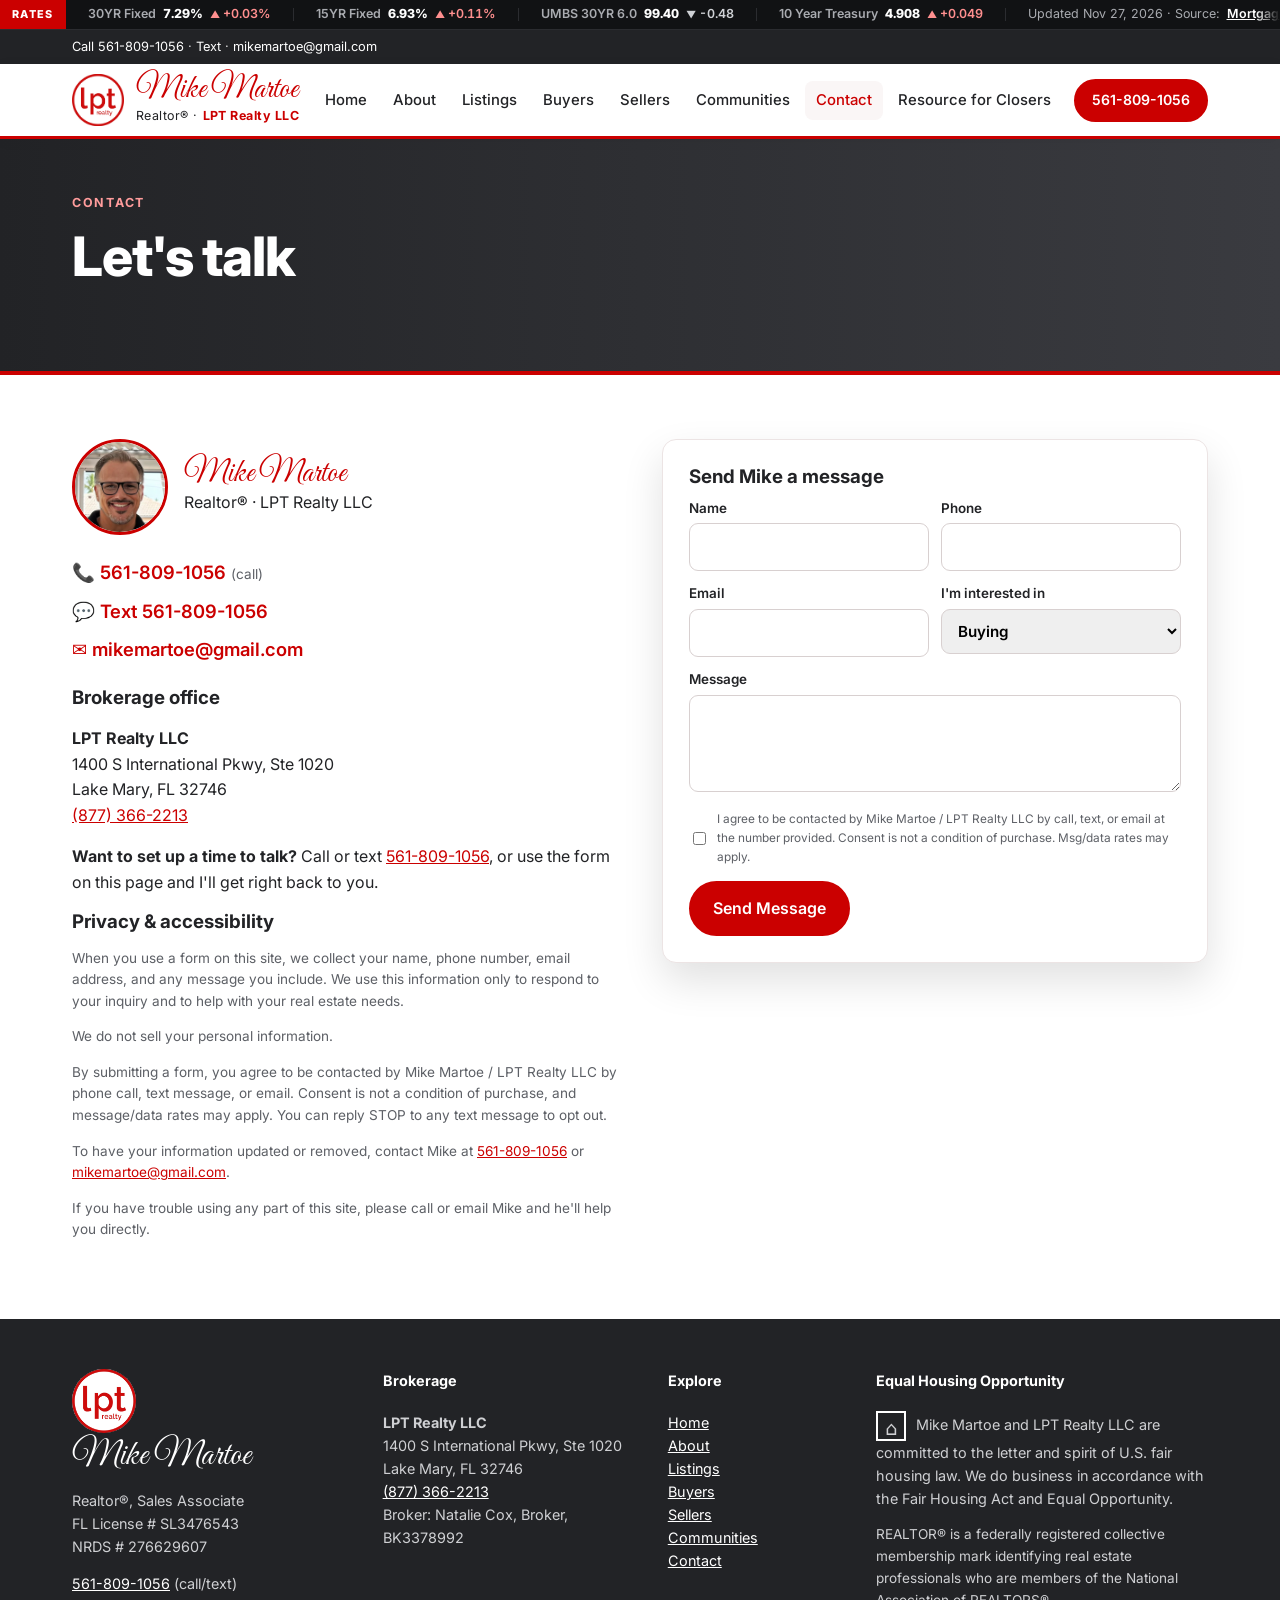
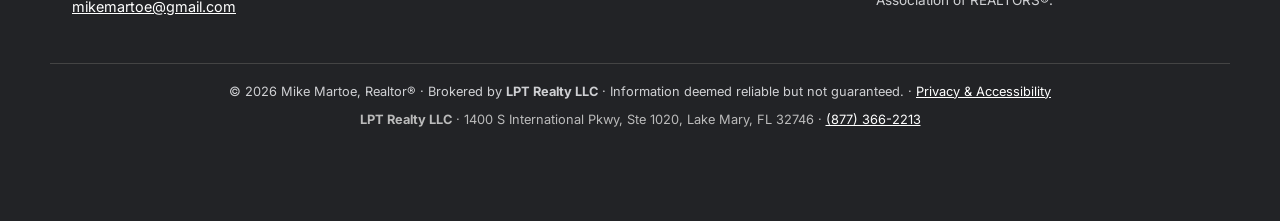
<file: contact.html>
<!doctype html><html lang="en"><head><meta charset="utf-8"><meta name="viewport" content="width=device-width,initial-scale=1">
<title>Contact Mike Martoe, Realtor | LPT Realty | 561-809-1056</title><meta name="description" content="Call or text Mike Martoe, Palm Beach County Realtor with LPT Realty LLC, at 561-809-1056 or email mikemartoe@gmail.com about buying or selling."><link rel="canonical" href="https://www.mikemartoe.com/contact.html">
<meta property="og:type" content="website"><meta property="og:site_name" content="Mike Martoe, Realtor | LPT Realty LLC"><meta property="og:locale" content="en_US"><meta property="og:url" content="https://www.mikemartoe.com/contact.html"><meta property="og:title" content="Contact Mike Martoe, Realtor | LPT Realty | 561-809-1056"><meta property="og:description" content="Call or text Mike Martoe, Palm Beach County Realtor with LPT Realty LLC, at 561-809-1056 or email mikemartoe@gmail.com about buying or selling."><meta property="og:image" content="https://www.mikemartoe.com/assets/share-card.jpg"><meta property="og:image:secure_url" content="https://www.mikemartoe.com/assets/share-card.jpg"><meta property="og:image:type" content="image/jpeg"><meta property="og:image:width" content="1200"><meta property="og:image:height" content="630"><meta property="og:image:alt" content="Mike Martoe, Realtor, LPT Realty, Palm Beach County, 561-809-1056">
<meta name="twitter:card" content="summary_large_image"><meta name="twitter:title" content="Contact Mike Martoe, Realtor | LPT Realty | 561-809-1056"><meta name="twitter:description" content="Call or text Mike Martoe, Palm Beach County Realtor with LPT Realty LLC, at 561-809-1056 or email mikemartoe@gmail.com about buying or selling."><meta name="twitter:image" content="https://www.mikemartoe.com/assets/share-card.jpg"><meta name="twitter:image:alt" content="Mike Martoe, Realtor, LPT Realty, Palm Beach County, 561-809-1056"><meta name="theme-color" content="#CB0000">
<link rel="icon" href="assets/lpt-logo.jpg"><link rel="preconnect" href="https://fonts.googleapis.com"><link href="https://fonts.googleapis.com/css2?family=Great+Vibes&family=Inter:wght@400;500;600;700;800&display=swap" rel="stylesheet"><link rel="stylesheet" href="styles.css?v=20261020a"></head><body>
<div class="topbar"><div class="wrap"><span class="tb-contact"><a href="tel:+15618091056">Call 561-809-1056</a> · <a href="sms:+15618091056">Text</a> · <a href="mailto:mikemartoe@gmail.com">mikemartoe@gmail.com</a></span></div></div>
<header class="site"><div class="wrap hdr"><a class="brand" href="index.html"><img src="assets/lpt-logo.jpg" alt="LPT Realty logo" width="52" height="52"><span><span class="script">Mike Martoe</span><small>Realtor® · <b>LPT Realty LLC</b></small></span></a>
<input type="checkbox" id="nt" class="nt"><label for="nt" class="burger" aria-label="Menu">☰</label><nav><a href="index.html">Home</a><a href="about.html">About</a><a href="listings.html">Listings</a><a href="buyers.html">Buyers</a><a href="sellers.html">Sellers</a><a href="communities.html">Communities</a><a href="contact.html" class=active aria-current=page>Contact</a><a href="resource-for-closers.html">Resource for Closers</a><a class="btn sm" href="tel:+15618091056">561-809-1056</a></nav></div></header>
<main>
<section class="phead"><div class="wrap"><p class="eyebrow">Contact</p><h1>Let's talk</h1></div></section>
<section class="wrap sec ctagrid"><div><div class="ccard"><img src="assets/headshot-approved.jpg" alt="Mike Martoe" width="96" height="96"><div><p class="script">Mike Martoe</p><p>Realtor® · LPT Realty LLC</p></div></div>
<p class="big"><a href="tel:+15618091056">📞 561-809-1056</a> <span class="muted small">(call)</span><br><a href="sms:+15618091056">💬 Text 561-809-1056</a><br><a href="mailto:mikemartoe@gmail.com">✉️ mikemartoe@gmail.com</a></p>
<h3>Brokerage office</h3><p><strong>LPT Realty LLC</strong><br>1400 S International Pkwy, Ste 1020<br>Lake Mary, FL 32746<br><a href="tel:+18773662213">(877) 366-2213</a></p><p><b>Want to set up a time to talk?</b> Call or text <a href="tel:+15618091056">561-809-1056</a>, or use the form on this page and I'll get right back to you.</p>
<h3 id="privacy">Privacy &amp; accessibility</h3><div class="small muted"><p>When you use a form on this site, we collect your name, phone number, email address, and any message you include. We use this information only to respond to your inquiry and to help with your real estate needs.</p><p>We do not sell your personal information.</p><p>By submitting a form, you agree to be contacted by Mike Martoe / LPT Realty LLC by phone call, text message, or email. Consent is not a condition of purchase, and message/data rates may apply. You can reply STOP to any text message to opt out.</p><p>To have your information updated or removed, contact Mike at <a href="tel:+15618091056">561-809-1056</a> or <a href="mailto:mikemartoe@gmail.com">mikemartoe@gmail.com</a>.</p><p>If you have trouble using any part of this site, please call or email Mike and he'll help you directly.</p></div></div><form class="lead" id="lead" action="https://formsubmit.co/mikemartoe@gmail.com" method="POST">
<input type="hidden" name="_subject" value="New Website inquiry from mikemartoe.com (Send Mike a message)">
<input type="hidden" name="_next" value="https://www.mikemartoe.com/thank-you.html">
<input type="hidden" name="_captcha" value="true"><input type="hidden" name="_template" value="table">
<input type="text" name="_honey" style="display:none" tabindex="-1" autocomplete="off" aria-hidden="true">
<h3>Send Mike a message</h3>
<div class="row two"><label>Name<input name="name" autocomplete="name" required></label><label>Phone<input name="phone" type="tel" autocomplete="tel" required></label></div>
<div class="row two"><label>Email<input name="email" type="email" autocomplete="email" required></label><label>I'm interested in<select name="intent"><option>Buying</option><option>Selling</option><option>Buying &amp; selling</option><option>Renting</option><option>Just have a question</option></select></label></div>
<div class="row"><label>Message<textarea name="message" rows="3"></textarea></label></div>
<label class="consent"><input type="checkbox" required> I agree to be contacted by Mike Martoe / LPT Realty LLC by call, text, or email at the number provided. Consent is not a condition of purchase. Msg/data rates may apply.</label>
<button class="btn" type="submit">Send Message</button>
</form></section></main>
<footer class="site"><div class="wrap fgrid"><div><img src="assets/lpt-logo.jpg" alt="LPT Realty logo" width="64" height="64" class="flogo"><p class="script light">Mike Martoe</p><p>Realtor®, Sales Associate<br>FL License # SL3476543<br>NRDS # 276629607</p><p><a href="tel:+15618091056">561-809-1056</a> (call/text)<br><a href="mailto:mikemartoe@gmail.com">mikemartoe@gmail.com</a></p></div>
<div><h4>Brokerage</h4><p><strong>LPT Realty LLC</strong><br>1400 S International Pkwy, Ste 1020<br>Lake Mary, FL 32746<br><a href="tel:+18773662213">(877) 366-2213</a><br>Broker: Natalie Cox, Broker, BK3378992</p></div>
<div><h4>Explore</h4><p><a href="index.html">Home</a><br><a href="about.html">About</a><br><a href="listings.html">Listings</a><br><a href="buyers.html">Buyers</a><br><a href="sellers.html">Sellers</a><br><a href="communities.html">Communities</a><br><a href="contact.html">Contact</a></p></div>
<div><h4>Equal Housing Opportunity</h4><p class="eho"><span class="ehoicon" aria-hidden="true">⌂</span> Mike Martoe and LPT Realty LLC are committed to the letter and spirit of U.S. fair housing law. We do business in accordance with the Fair Housing Act and Equal Opportunity.</p><p class="small">REALTOR® is a federally registered collective membership mark identifying real estate professionals who are members of the National Association of REALTORS®.</p></div></div>
<div class="wrap copy"><p class="copy-line">© 2026 Mike Martoe, Realtor® · Brokered by <strong>LPT Realty LLC</strong> · Information deemed reliable but not guaranteed. · <a href="contact.html">Privacy &amp; Accessibility</a></p><p class="copy-office"><strong>LPT Realty LLC</strong> · 1400 S International Pkwy, Ste 1020, Lake Mary, FL 32746 · <a href="tel:+18773662213">(877) 366-2213</a></p></div></footer>
<a class="mcall" href="tel:+15618091056">📞 Call</a><a class="mtext" href="sms:+15618091056">💬 Text Mike</a><script src="assets/rate-ticker.js?v=20261019e" defer></script><script src="assets/lead-alert.js?v=20261019b" defer></script></body></html>
</file>
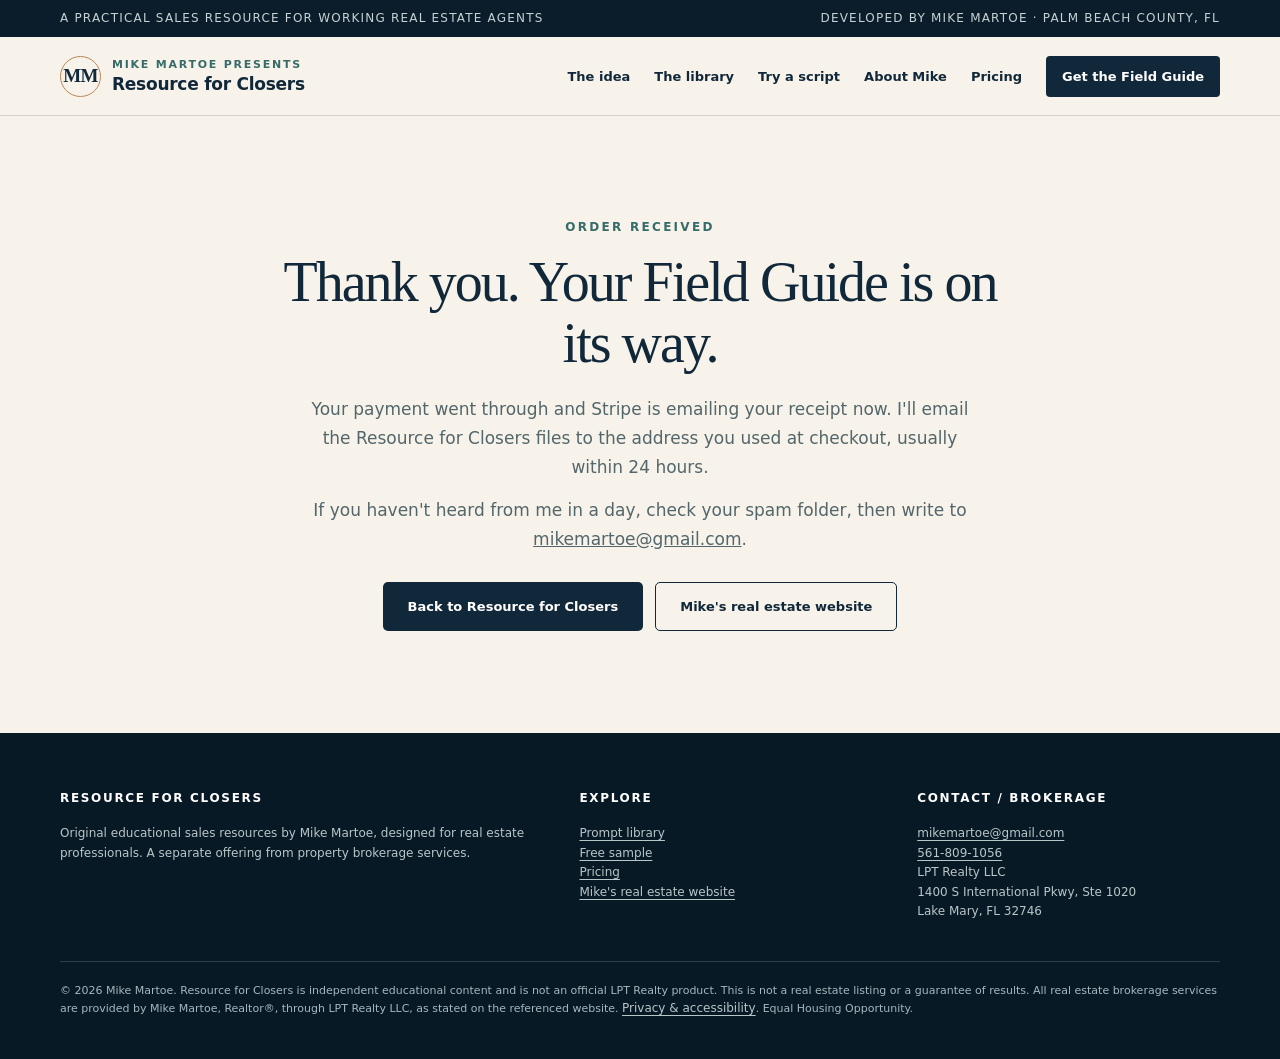
<file: resource-for-closers-thanks.html>
<!doctype html>
<html lang="en">
<head>
<meta charset="utf-8">
<meta name="viewport" content="width=device-width, initial-scale=1">
<meta name="theme-color" content="#11283a">
<meta name="description" content="Resource for Closers by Mike Martoe. Original real estate conversation scripts, practical AI prompt packs, and human-reviewed follow-up workflows built from decades of sales experience.">
<meta property="og:type" content="website">
<meta property="og:title" content="Resource for Closers | Mike Martoe">
<meta property="og:description" content="Know what to say. Make the call. Win the conversation. Real estate scripts, AI prompt packs and follow-up tools.">
<meta property="og:url" content="https://www.mikemartoe.com/resource-for-closers-thanks.html">
<meta property="og:image" content="https://www.mikemartoe.com/assets/closers-social-square.png">
<meta name="robots" content="noindex,follow">
<meta property="og:image:alt" content="Resource for Closers - Know what to say. Make the call. Win the conversation.">
<meta name="twitter:card" content="summary_large_image">
<meta name="twitter:title" content="Resource for Closers | Mike Martoe">
<meta name="twitter:description" content="Original real estate conversation scripts, AI prompt packs and follow-up blueprints.">
<meta name="twitter:image" content="https://www.mikemartoe.com/assets/closers-social-square.png">
<link rel="icon" href="assets/closers-mark.svg" type="image/svg+xml">
<title>Thank you | Resource for Closers</title>
<link rel="canonical" href="https://www.mikemartoe.com/resource-for-closers-thanks.html">
<style>
:root{--ink:#11283a;--ink2:#1e3747;--navy:#0b1d2b;--ivory:#f7f3ea;--paper:#fffdfa;--copper:#bb8554;--copper2:#e5c29c;--teal:#376b69;--line:#dcd8cd;--muted:#5d6c72;--shadow:0 18px 45px rgba(10,27,37,.11);--focus:#bd7740}
*,*::before,*::after{box-sizing:border-box}html{scroll-behavior:smooth}body{margin:0;background:var(--ivory);color:var(--ink);font:16px/1.62 system-ui,-apple-system,"Segoe UI",Arial,sans-serif;-webkit-font-smoothing:antialiased}h1,h2,h3,p{margin-top:0}h1,h2,h3,.editorial{font-family:Georgia,"Times New Roman",serif;font-weight:500;letter-spacing:-.035em}a{color:inherit}a:focus-visible,button:focus-visible,select:focus-visible{outline:3px solid var(--focus);outline-offset:3px}button{font:inherit;cursor:pointer}a.btn{text-decoration:none}.wrap{width:min(1160px,calc(100% - 44px));margin:auto}.topstrip{background:var(--navy);color:#c6d2d4;font-size:12px;letter-spacing:.10em;text-transform:uppercase}.topstrip .wrap{display:flex;justify-content:space-between;gap:14px;padding:9px 0}.topstrip a{color:#fff;text-underline-offset:4px}.header{z-index:20;position:sticky;top:0;background:rgba(247,243,234,.95);backdrop-filter:blur(16px);border-bottom:1px solid #d8d3c8}.header-inner{display:flex;align-items:center;gap:26px;justify-content:space-between;min-height:78px}.brand{display:flex;align-items:center;gap:11px;text-decoration:none;white-space:nowrap}.mark{display:grid;place-items:center;width:41px;height:41px;border:1.5px solid var(--copper);border-radius:50%;font-family:Georgia,serif;font-size:19px;font-weight:bold;letter-spacing:-.04em}.brand small{display:block;font-size:11px;letter-spacing:.16em;text-transform:uppercase;color:var(--teal);font-weight:700;line-height:1.3}.brand strong{display:block;font-size:17px;line-height:1.3;letter-spacing:-.015em}.nav{display:flex;align-items:center;gap:24px;font-size:13px;font-weight:700}.nav a{text-decoration:none}.nav a:hover,.textlink:hover{color:var(--teal)}.nav .smallcta{padding:10px 16px;background:var(--ink);color:#fff;border-radius:4px}.nav .smallcta:hover{background:var(--teal);color:white}.hero{background:linear-gradient(112deg,#0b1d2b 0%,#112c40 63%,#1a3948 100%);color:#f9f5ea;overflow:hidden;position:relative}.hero:after{content:"";position:absolute;width:510px;height:510px;right:-130px;top:-160px;border:1px solid rgba(229,194,156,.27);border-radius:50%;box-shadow:0 0 0 76px rgba(229,194,156,.035),0 0 0 157px rgba(229,194,156,.03);pointer-events:none}.hero-grid{display:grid;grid-template-columns:1.06fr .94fr;gap:65px;align-items:center;padding:92px 0 104px;position:relative;z-index:1}.eyebrow{color:var(--copper2);font-size:12px;font-weight:800;letter-spacing:.19em;text-transform:uppercase;margin:0 0 23px}.hero h1{font-size:clamp(47px,5.2vw,79px);line-height:1.08;max-width:720px;margin-bottom:26px}.hero h1 em{font-style:italic;color:#dcb78e}.hero .sub{font-size:17px;line-height:1.72;color:#dbe3e2;max-width:560px;margin:0 0 29px}.btnrow{display:flex;gap:12px;flex-wrap:wrap;align-items:center}.btn{display:inline-flex;align-items:center;justify-content:center;gap:8px;font-size:13px;line-height:1.2;font-weight:800;border:1px solid transparent;padding:16px 24px;border-radius:5px;min-height:48px;transition:transform .2s,background .2s}.btn:hover{transform:translateY(-2px)}.btn-gold{color:#16293b;background:#ecc69a}.btn-gold:hover{background:#f6d9b2}.btn-ghost{border-color:rgba(255,255,255,.35);color:#fff;background:transparent}.btn-ghost:hover{background:rgba(255,255,255,.09)}.btn-dark{color:white;background:var(--ink)}.btn-dark:hover{background:var(--teal)}.btn-border{border-color:var(--ink);background:transparent;color:var(--ink)}.btn-border:hover{background:#ecede8}.proof{display:flex;gap:16px 22px;flex-wrap:wrap;margin-top:32px;color:#cddbd8;font-size:12px}.proof span:before{content:"✓";margin-right:6px;color:#e3bc8f}.notebook{background:#f7f3e9;color:var(--ink);border-radius:3px;box-shadow:0 32px 90px rgba(0,0,0,.27);transform:rotate(2deg);padding:28px 31px 35px;max-width:450px;margin:10px auto;position:relative}.notebook:before{content:"";position:absolute;top:17px;bottom:17px;left:14px;border-left:1px solid #cdbca4}.booktop{display:flex;justify-content:space-between;color:#6b665e;font-size:10px;font-weight:800;letter-spacing:.16em;text-transform:uppercase;border-bottom:1px solid #cbbdad;padding-bottom:15px}.notebook h2{font-size:39px;line-height:1.13;margin:26px 0 18px}.notebook .script{font-size:17px;line-height:1.7;color:#2a4151}.scriptline{background:#e9e2d5;padding:14px 17px;border-left:3px solid var(--copper);font-size:15px;margin:20px 0}.bookfoot{font-size:11px;color:#66706d;font-weight:800;text-transform:uppercase;letter-spacing:.14em;margin-top:35px}.seal{width:94px;height:94px;border:1px solid #ac825c;border-radius:100%;display:grid;place-items:center;text-align:center;color:#856448;font-size:10px;line-height:1.35;letter-spacing:.05em;position:absolute;bottom:22px;right:20px;transform:rotate(-11deg)}.stats{display:grid;grid-template-columns:repeat(4,1fr);background:var(--paper);border:1px solid var(--line);box-shadow:var(--shadow);margin-top:-39px;z-index:3;position:relative}.stat{padding:25px 22px;text-align:center}.stat:not(:last-child){border-right:1px solid var(--line)}.stat b{font:34px Georgia,serif;color:var(--ink);display:block;line-height:1.1}.stat span{font-size:11px;letter-spacing:.09em;text-transform:uppercase;color:var(--muted);font-weight:750}.section{padding:102px 0}.section.mild{background:#edece5}.section.white{background:var(--paper)}.splithead{display:flex;justify-content:space-between;align-items:end;gap:24px;margin-bottom:38px}.section .eyebrow{color:var(--teal);margin-bottom:14px}.section h2{font-size:clamp(34px,4vw,57px);line-height:1.12;margin:0 0 17px}.lead{font-size:17px;max-width:670px;color:#53666b;line-height:1.7}.micro{font-size:12px;color:var(--muted)}.why-grid{display:grid;grid-template-columns:1.06fr .94fr;gap:80px;align-items:center}.pullquote{padding:40px 46px;background:#18354a;color:#f6ead7;box-shadow:var(--shadow);position:relative}.pullquote:before{content:'“';position:absolute;top:0;left:25px;font:110px Georgia;color:rgba(255,255,255,.1)}.pullquote p{font:clamp(25px,3vw,37px)/1.35 Georgia,serif;margin:20px 0}.pullquote span{color:#dfb990;font-size:12px;letter-spacing:.13em;text-transform:uppercase}.steps{display:grid;grid-template-columns:repeat(3,1fr);gap:18px;margin-top:36px}.step{padding:28px;border:1px solid var(--line);background:#fffdf9}.step .num{font:28px Georgia,serif;color:var(--copper);border-bottom:1px solid #ded4c5;display:block;padding-bottom:15px}.step h3{font-size:24px;margin:18px 0 10px}.step p{color:var(--muted);font-size:14px;margin:0}.catalog-grid{display:grid;grid-template-columns:repeat(5,minmax(0,1fr));gap:13px}.pack{background:var(--paper);padding:20px 18px 22px;min-height:188px;border:1px solid var(--line);border-top:3px solid var(--copper);display:flex;flex-direction:column;transition:transform .2s,box-shadow .2s}.pack:hover{transform:translateY(-4px);box-shadow:var(--shadow)}.pack .code{font:11px/1.4 system-ui;letter-spacing:.16em;font-weight:850;color:var(--teal)}.pack h3{font-size:21px;line-height:1.2;margin:22px 0 9px}.pack p{color:var(--muted);font-size:12px;line-height:1.5;margin:0}.tagline{font-weight:700;font-size:13px;color:var(--teal);margin-top:17px}.lab{display:grid;grid-template-columns:1fr 1.12fr;border:1px solid #bec9c6;background:var(--paper);box-shadow:var(--shadow)}.lab-side{padding:43px;background:#19384a;color:#fff}.lab-side h3{font-size:35px;line-height:1.17;margin-bottom:17px}.lab-side p{color:#d4dedc}.lab-side label{display:block;color:#efc89b;font-size:11px;letter-spacing:.13em;text-transform:uppercase;font-weight:800;margin:24px 0 8px}.lab-side select{background:#fff;color:var(--ink);border:1px solid #bec6c6;width:100%;padding:14px 13px;border-radius:4px;font-size:15px}.lab-output{padding:42px;min-height:470px}.lab-output .label{font-size:11px;color:var(--teal);letter-spacing:.15em;text-transform:uppercase;font-weight:800}.lab-output blockquote{margin:15px 0 22px;border-left:3px solid var(--copper);padding:10px 0 10px 19px;font:22px/1.45 Georgia,serif;color:var(--ink)}.outrow{border-top:1px solid var(--line);padding:14px 0}.outrow p{font-size:14px;color:#53666b;line-height:1.6;margin:6px 0 0}.copywrap{display:flex;gap:12px;align-items:center;flex-wrap:wrap}.copybutton{padding:10px 14px;background:#e5ebe8;border:1px solid #d4dfdb;border-radius:4px;color:#193b45;font-size:12px;font-weight:800}.copybutton:hover{background:#cce0dc}.notice{font-size:12px;color:#647073}.cards3{display:grid;grid-template-columns:repeat(3,1fr);gap:20px}.feature-card{border:1px solid var(--line);background:var(--paper);padding:30px;min-height:243px}.feature-card .glyph{font:33px Georgia;color:var(--copper)}.feature-card h3{font-size:26px;margin:16px 0 10px}.feature-card p{font-size:14px;color:var(--muted)}.price-grid{display:grid;grid-template-columns:1fr 1.2fr 1fr;gap:18px;align-items:stretch}.price-card{background:var(--paper);border:1px solid var(--line);padding:30px;position:relative;display:flex;flex-direction:column}.price-card.featured{background:#173347;color:#fff;transform:translateY(-10px);box-shadow:var(--shadow);border-color:#173347}.price-card .kicker{font-size:11px;letter-spacing:.18em;text-transform:uppercase;font-weight:800;color:var(--teal)}.price-card.featured .kicker{color:#e8bd85}.price-card h3{font-size:29px;margin:12px 0 5px}.money{font:57px/1.25 Georgia,serif;margin:14px 0}.money small{font:14px system-ui;color:var(--muted)}.price-card.featured .money small{color:#d3e1e3}.price-card .descr{font-size:13px;color:var(--muted);min-height:55px}.price-card.featured .descr{color:#d4dfe0}.checks{list-style:none;margin:12px 0 30px;padding:0}.checks li{font-size:13px;line-height:1.55;padding:9px 0;border-bottom:1px solid #e3e1d9}.checks li:before{content:'✓';color:var(--teal);font-weight:800;margin-right:9px}.price-card.featured .checks li{border-color:#3a5666}.price-card.featured .checks li:before{color:#e6bd8c}.price-card .btn{margin-top:auto;text-align:center}.flag{position:absolute;right:16px;top:-13px;background:var(--copper);color:#1c2934;padding:5px 12px;font-size:10px;font-weight:900;letter-spacing:.08em;text-transform:uppercase}.about{display:grid;grid-template-columns:.7fr 1.3fr;gap:60px;align-items:center}.portrait{aspect-ratio:4/4.3;background:linear-gradient(145deg,#13344b,#406267);display:grid;place-content:center;color:#f3ddc4;text-align:center;position:relative;border:9px solid #e0ded4;box-shadow:var(--shadow)}.portrait span{font:clamp(100px,13vw,185px)/1 Georgia,serif;letter-spacing:-.12em;transform:translateX(-7px)}.portrait b{font-size:11px;letter-spacing:.18em;text-transform:uppercase;margin-top:14px}.portrait:after{content:'';position:absolute;inset:25px;border:1px solid rgba(255,255,255,.22);pointer-events:none}.bio-lines{display:grid;gap:10px;margin-top:24px}.bio-line{display:flex;gap:16px;align-items:center;border-top:1px solid var(--line);padding:13px 0;color:#4e6368;font-size:14px}.bio-line b{color:var(--ink);min-width:80px}.faq{max-width:840px;margin:0 auto}.faq details{border-bottom:1px solid var(--line);padding:18px 0}.faq summary{font-weight:750;font-size:17px;cursor:pointer;list-style:none;display:flex;justify-content:space-between;gap:10px}.faq summary:after{content:'+';font-size:26px;color:var(--teal);line-height:1}.faq details[open] summary:after{content:'−'}.faq details p{font-size:14px;color:var(--muted);margin:12px 34px 4px 0}.ctaend{background:#142f42;color:#fff;padding:80px 0;text-align:center}.ctaend h2{font-size:clamp(39px,5vw,62px);max-width:740px;margin:10px auto 20px}.ctaend p{color:#d3dfe1;max-width:600px;margin:0 auto 25px}.ctaend .btnrow{justify-content:center}.foot{background:#081926;color:#d5e1df;padding:40px 0}.footgrid{display:grid;grid-template-columns:1.6fr 1fr 1fr;gap:35px}.foot h4{color:white;letter-spacing:.14em;text-transform:uppercase;font-size:12px}.foot p,.foot a{font-size:12px;color:#b9c6c8}.foot a{text-underline-offset:3px}.legal{border-top:1px solid #284050;margin-top:27px;padding-top:20px;font-size:11px;color:#a6b7bd}.sep{display:block;height:4px;width:55px;background:var(--copper);margin:20px 0}.sr-only{position:absolute;width:1px;height:1px;margin:-1px;clip:rect(0,0,0,0);overflow:hidden}.alert{padding:13px 18px;border-left:3px solid var(--copper);background:#f0e8dc;color:#4f514d;font-size:13px}.faint{opacity:.75}
@media(max-width:980px){.nav{gap:13px}.hero-grid{gap:30px}.catalog-grid{grid-template-columns:repeat(3,1fr)}.price-grid{grid-template-columns:1fr 1fr}.price-grid .price-card:last-child{grid-column:1/-1}.why-grid{gap:35px}.hero h1{font-size:59px}}
@media(max-width:720px){.topstrip .wrap{display:block;text-align:center}.topstrip span:last-child{display:none}.header-inner{flex-wrap:wrap;min-height:70px;padding:12px 0}.nav{width:100%;overflow:auto;white-space:nowrap;padding-bottom:5px}.nav .smallcta{display:none}.hero-grid,.why-grid,.lab,.about,.footgrid{grid-template-columns:1fr}.hero-grid{padding:64px 0 82px}.hero h1{font-size:clamp(44px,10.2vw,61px)}.notebook{max-width:410px;margin-top:20px}.stats{grid-template-columns:repeat(2,1fr)}.stat:nth-child(2){border-right:none}.stat:nth-child(-n+2){border-bottom:1px solid var(--line)}.section{padding:72px 0}.catalog-grid{grid-template-columns:repeat(2,1fr)}.steps,.cards3,.price-grid{grid-template-columns:1fr}.price-grid .price-card:last-child{grid-column:auto}.price-card.featured{transform:none}.lab-side,.lab-output{padding:28px}.splithead{display:block}.pullquote{padding:30px}.footgrid{gap:12px}.notebook h2{font-size:32px}}
@media(max-width:425px){.wrap{width:min(100% - 30px,1160px)}.catalog-grid{grid-template-columns:1fr}.pack{min-height:130px}.pack h3{margin-top:9px}.hero h1{font-size:43px}.notebook{padding:24px}.notebook h2{font-size:30px}.btnrow .btn{width:100%}.nav{font-size:12px}}
@media(prefers-reduced-motion:reduce){html{scroll-behavior:auto}*,*::before,*::after{transition:none!important}}
</style>

</head>
<body>
<a class="sr-only" href="#main">Skip to content</a>
<div class="topstrip"><div class="wrap"><span>A practical sales resource for working real estate agents</span><span>Developed by Mike Martoe · Palm Beach County, FL</span></div></div>
<header class="header"><div class="wrap header-inner"><a href="https://www.mikemartoe.com/" class="brand" aria-label="Mike Martoe website home"><span class="mark" aria-hidden="true">MM</span><span><small>Mike Martoe presents</small><strong>Resource for Closers</strong></span></a><nav class="nav" aria-label="Page navigation"><a href="#why">The idea</a><a href="#library">The library</a><a href="#try">Try a script</a><a href="#about">About Mike</a><a href="#pricing">Pricing</a><a href="#pricing" class="smallcta">Get the Field Guide</a></nav></div></header>

<main id="main"><section class="section"><div class="wrap" style="max-width:760px;text-align:center"><p class="eyebrow">Order received</p><h1 class="editorial" style="font-size:clamp(36px,5vw,56px);line-height:1.1;margin:0 0 20px">Thank you. Your Field Guide is on its way.</h1><p class="lead" style="margin:0 auto 14px">Your payment went through and Stripe is emailing your receipt now. I'll email the Resource for Closers files to the address you used at checkout, usually within 24 hours.</p><p class="lead" style="margin:0 auto 28px">If you haven't heard from me in a day, check your spam folder, then write to <a href="mailto:mikemartoe@gmail.com">mikemartoe@gmail.com</a>.</p><div class="btnrow" style="justify-content:center"><a class="btn btn-dark" href="resource-for-closers.html">Back to Resource for Closers</a><a class="btn btn-border" href="https://www.mikemartoe.com/">Mike's real estate website</a></div></div></section></main>
<footer class="foot"><div class="wrap"><div class="footgrid"><div><h4>Resource for Closers</h4><p>Original educational sales resources by Mike Martoe, designed for real estate professionals. A separate offering from property brokerage services.</p></div><div><h4>Explore</h4><p><a href="#library">Prompt library</a><br><a href="#try">Free sample</a><br><a href="#pricing">Pricing</a><br><a href="https://www.mikemartoe.com/">Mike's real estate website</a></p></div><div><h4>Contact / Brokerage</h4><p><a href="mailto:mikemartoe@gmail.com">mikemartoe@gmail.com</a><br><a href="tel:+15618091056">561-809-1056</a><br>LPT Realty LLC<br>1400 S International Pkwy, Ste 1020<br>Lake Mary, FL 32746</p></div></div><div class="legal">© <span id="year">2026</span> Mike Martoe. Resource for Closers is independent educational content and is not an official LPT Realty product. This is not a real estate listing or a guarantee of results. All real estate brokerage services are provided by Mike Martoe, Realtor®, through LPT Realty LLC, as stated on the referenced website. <a href="https://www.mikemartoe.com/contact.html">Privacy & accessibility</a>. Equal Housing Opportunity.</div></div></footer>

</body>
</html>
</file>
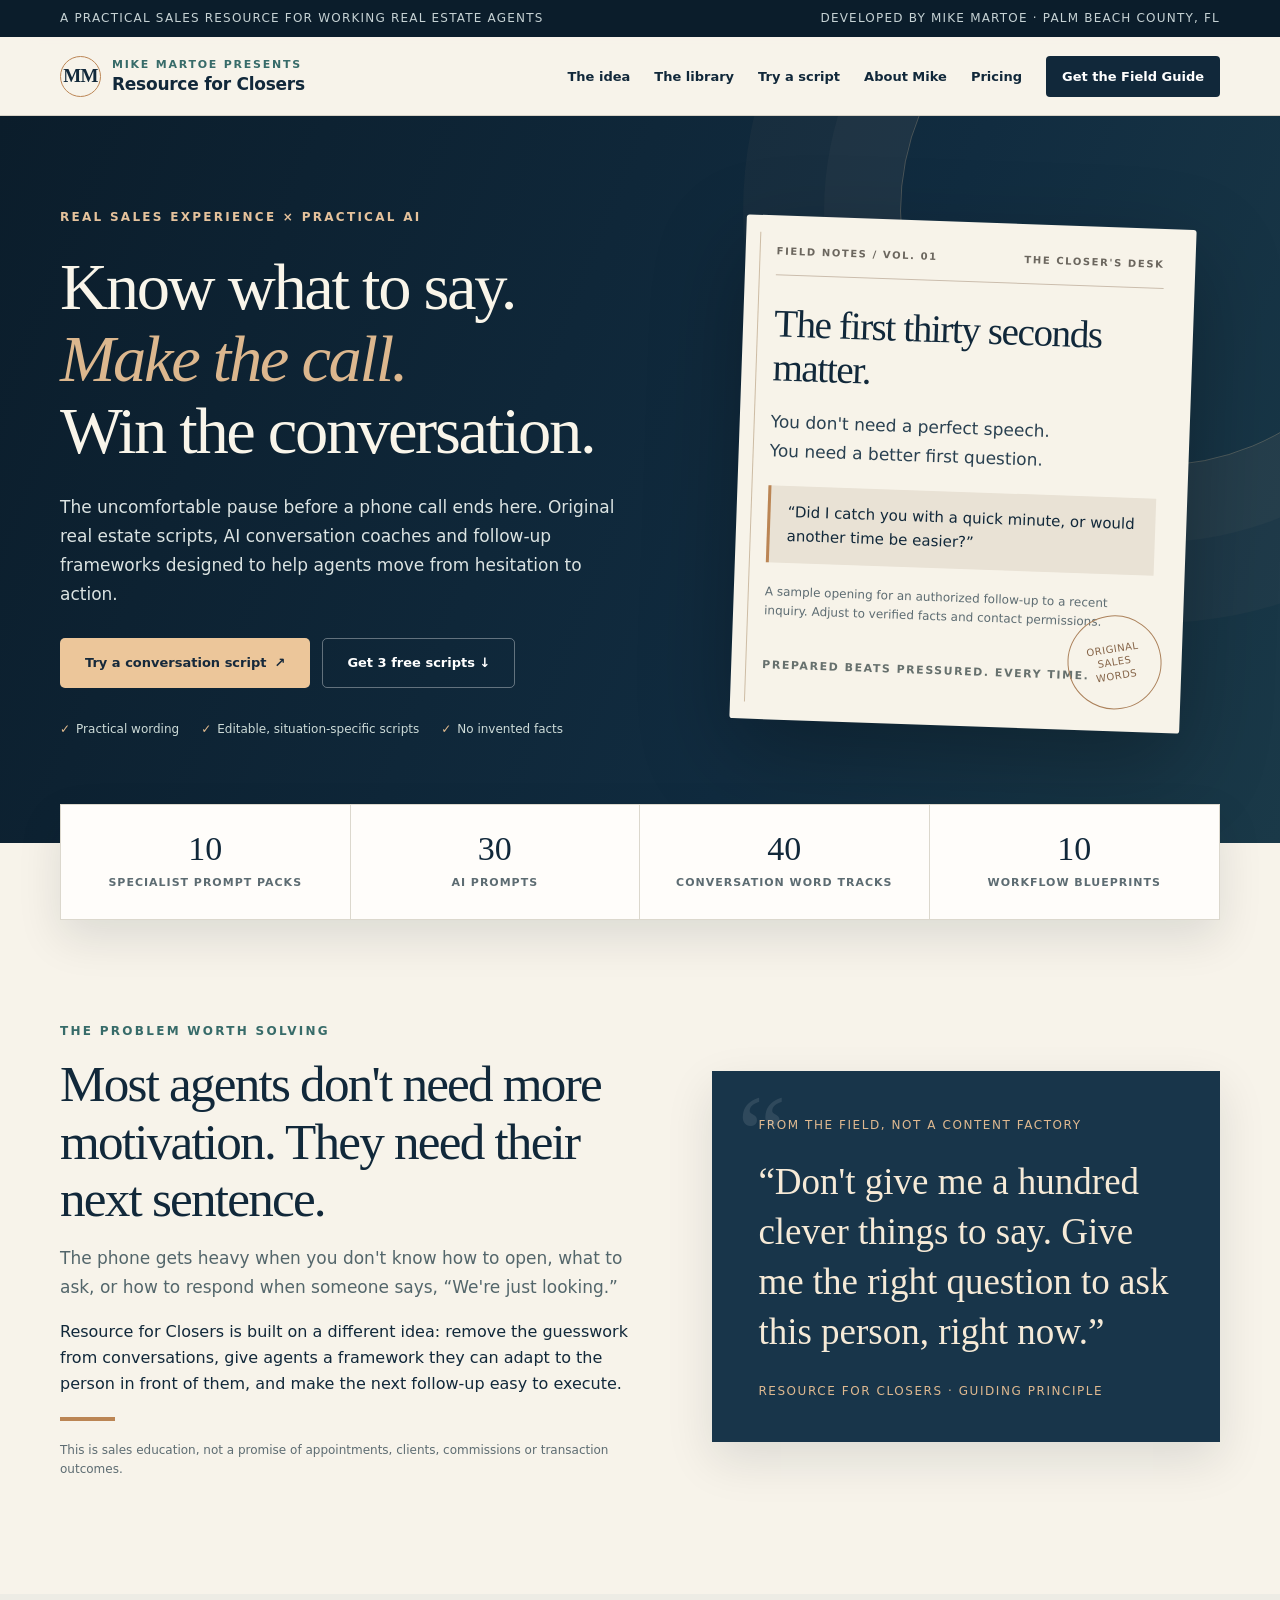
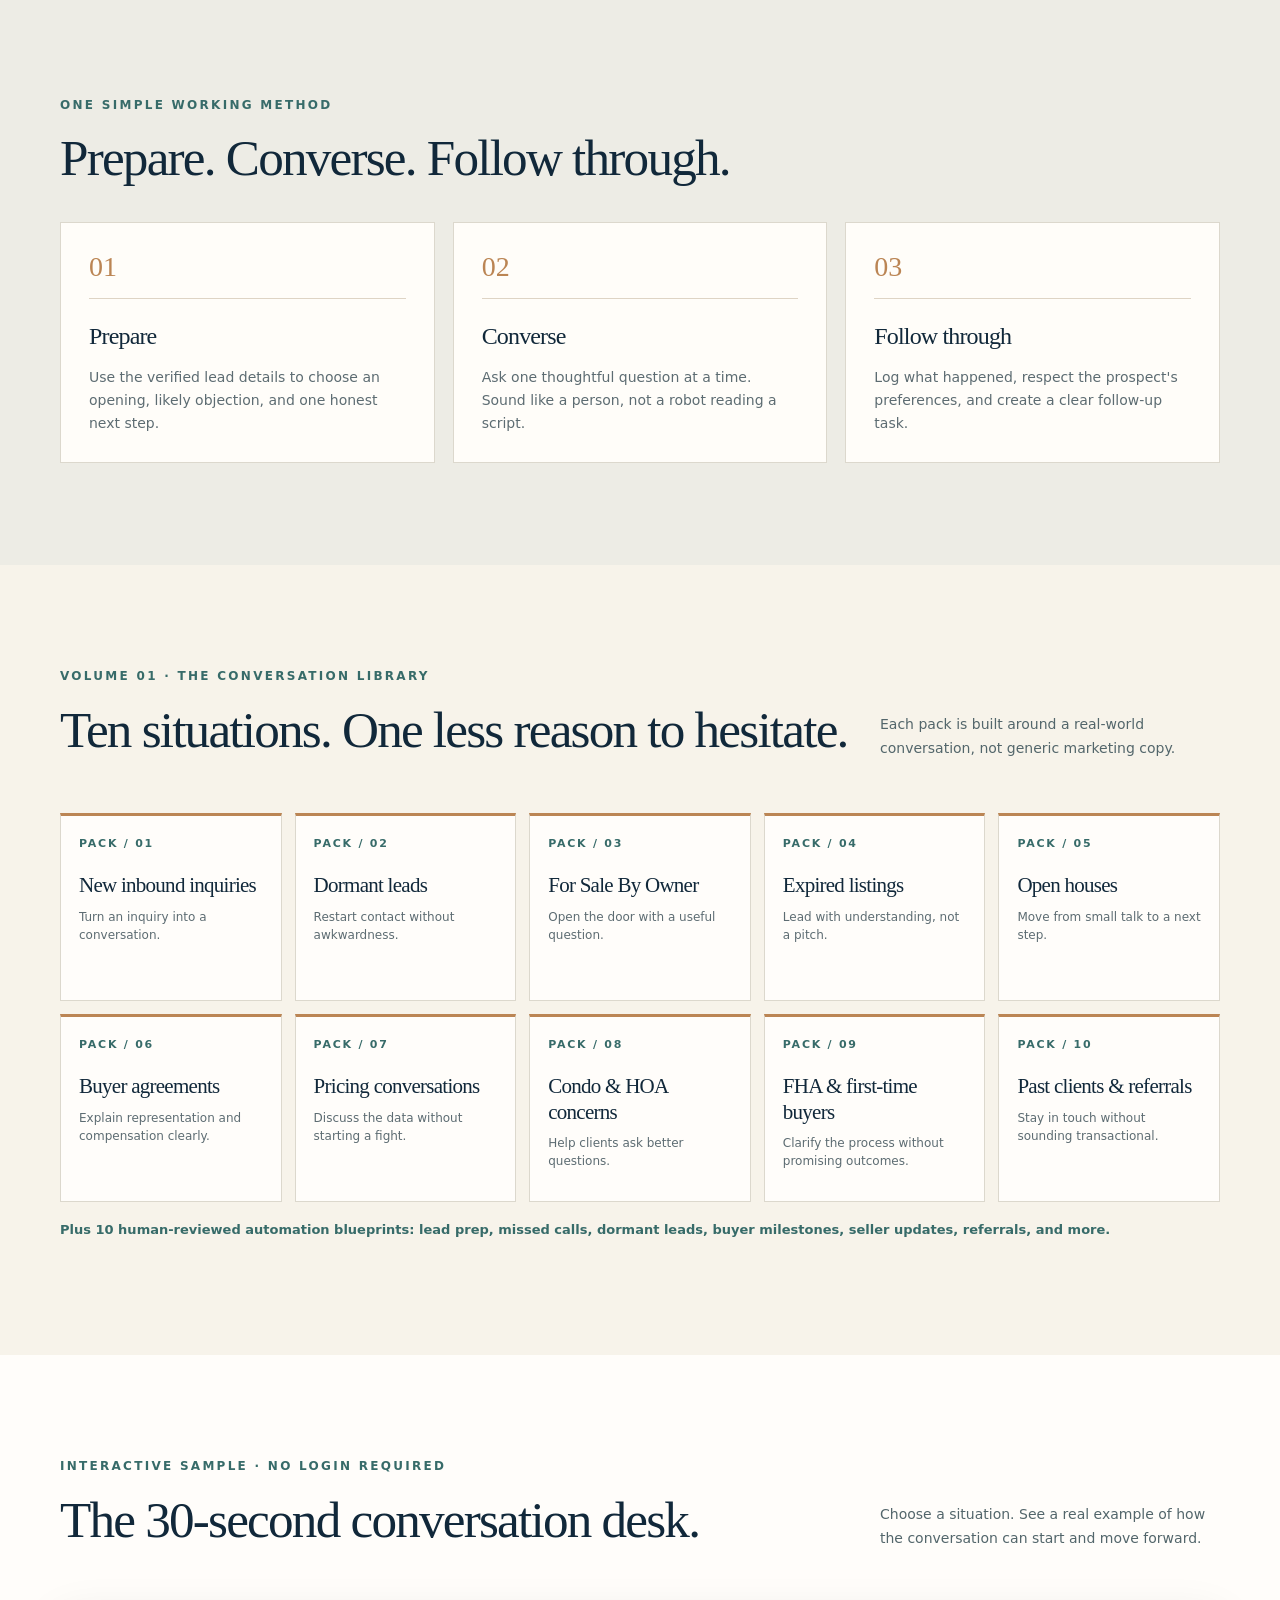
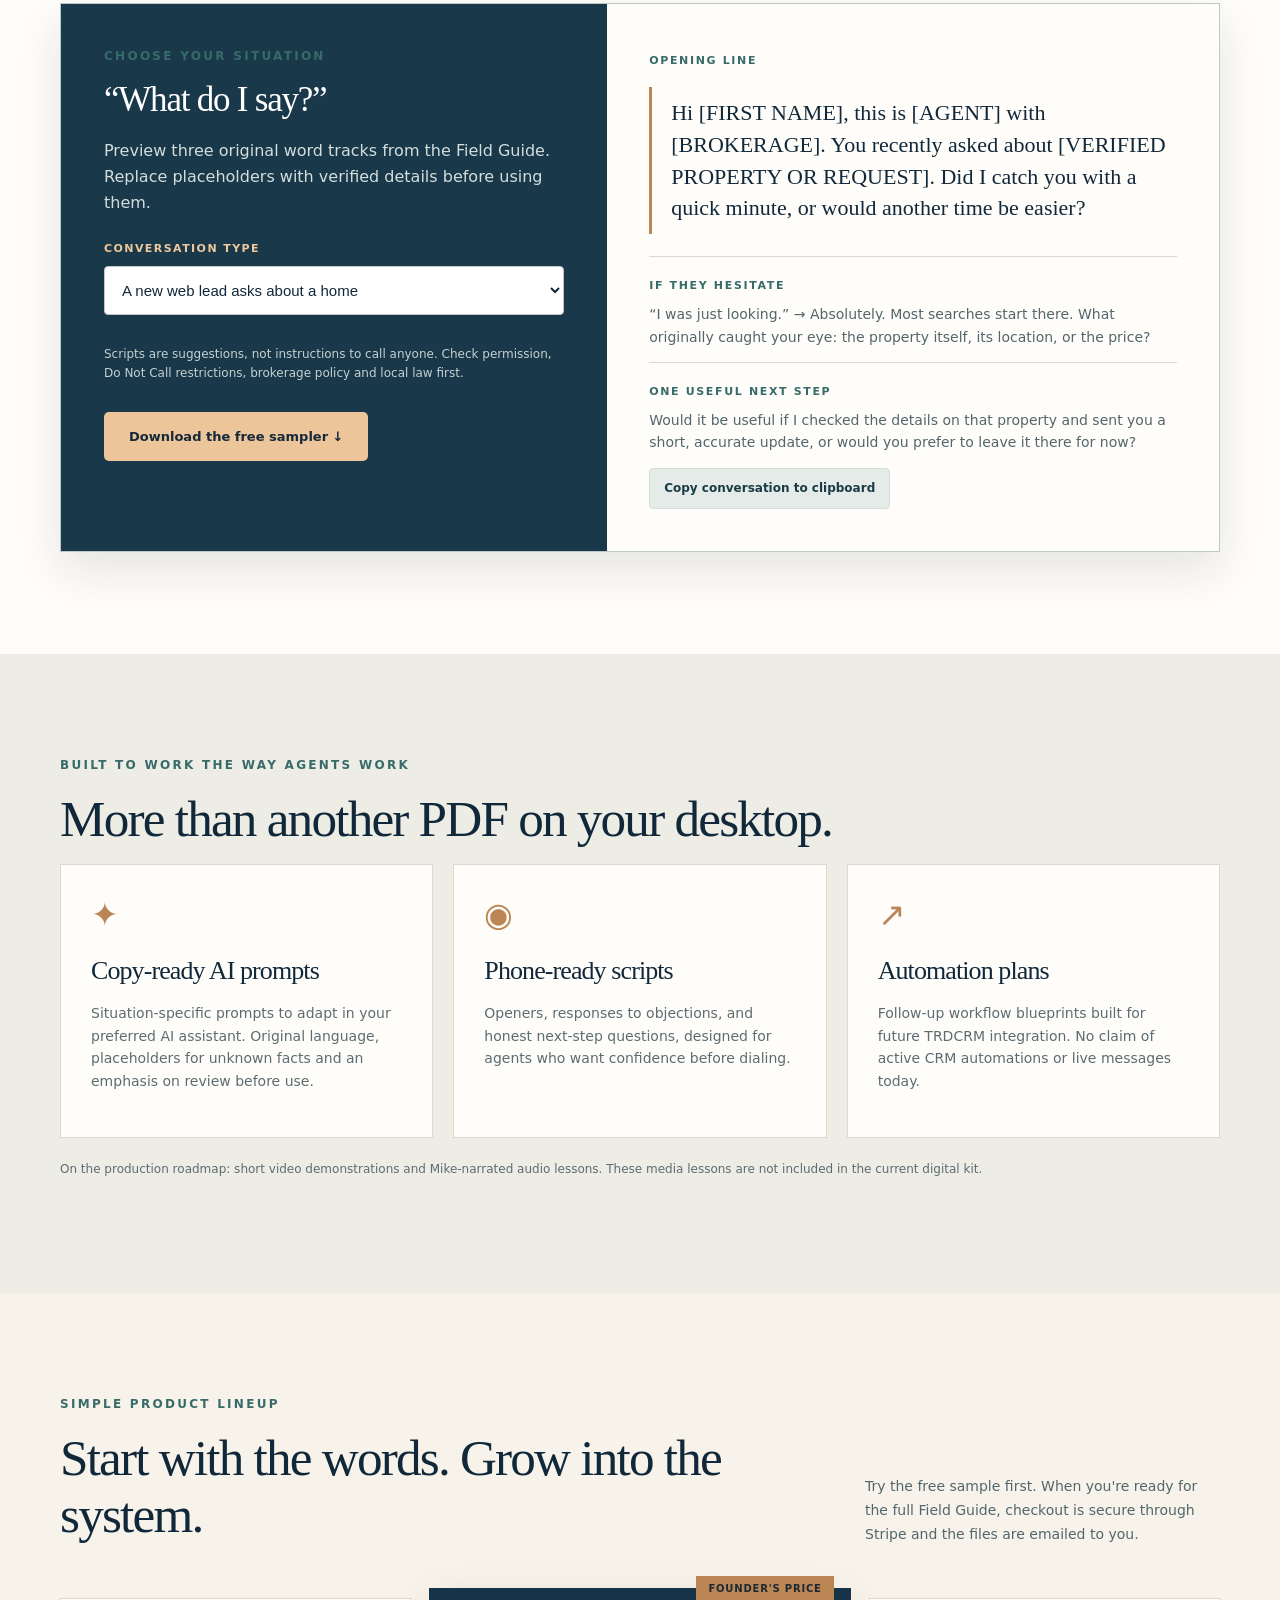
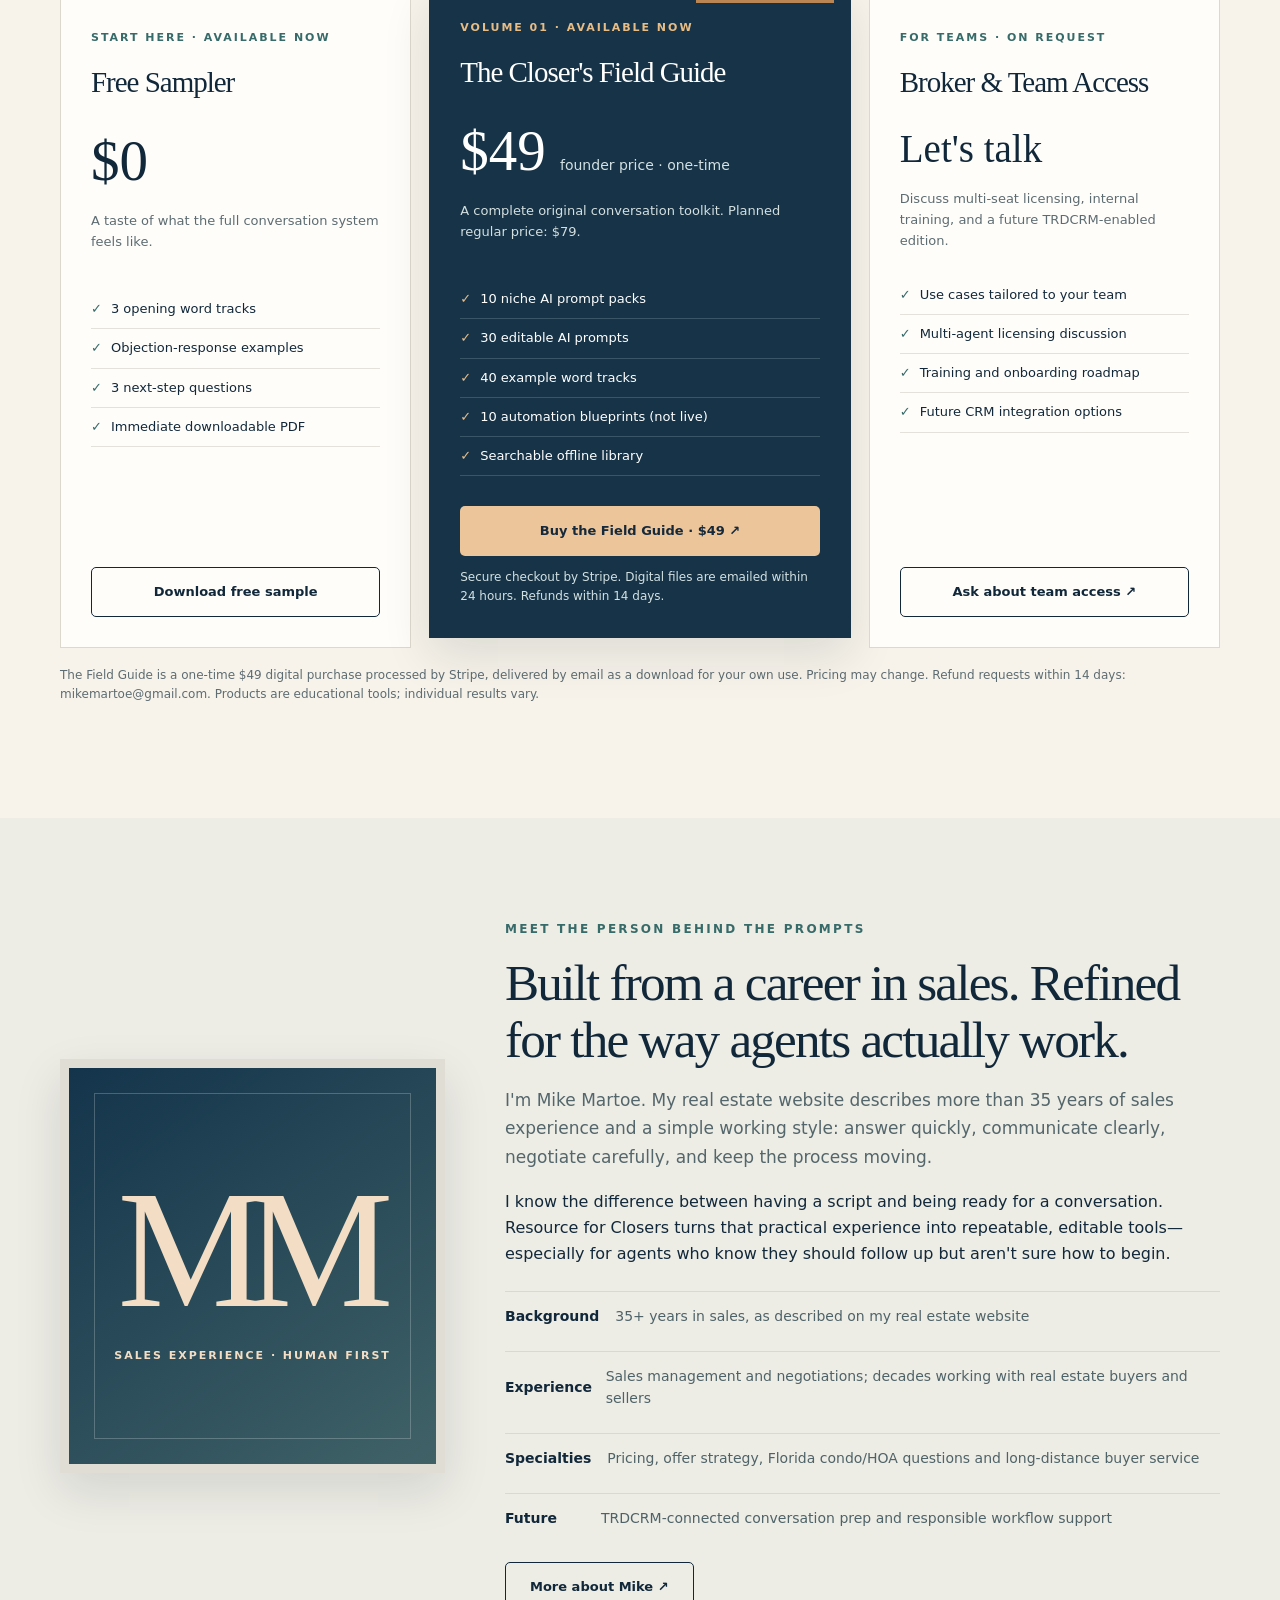
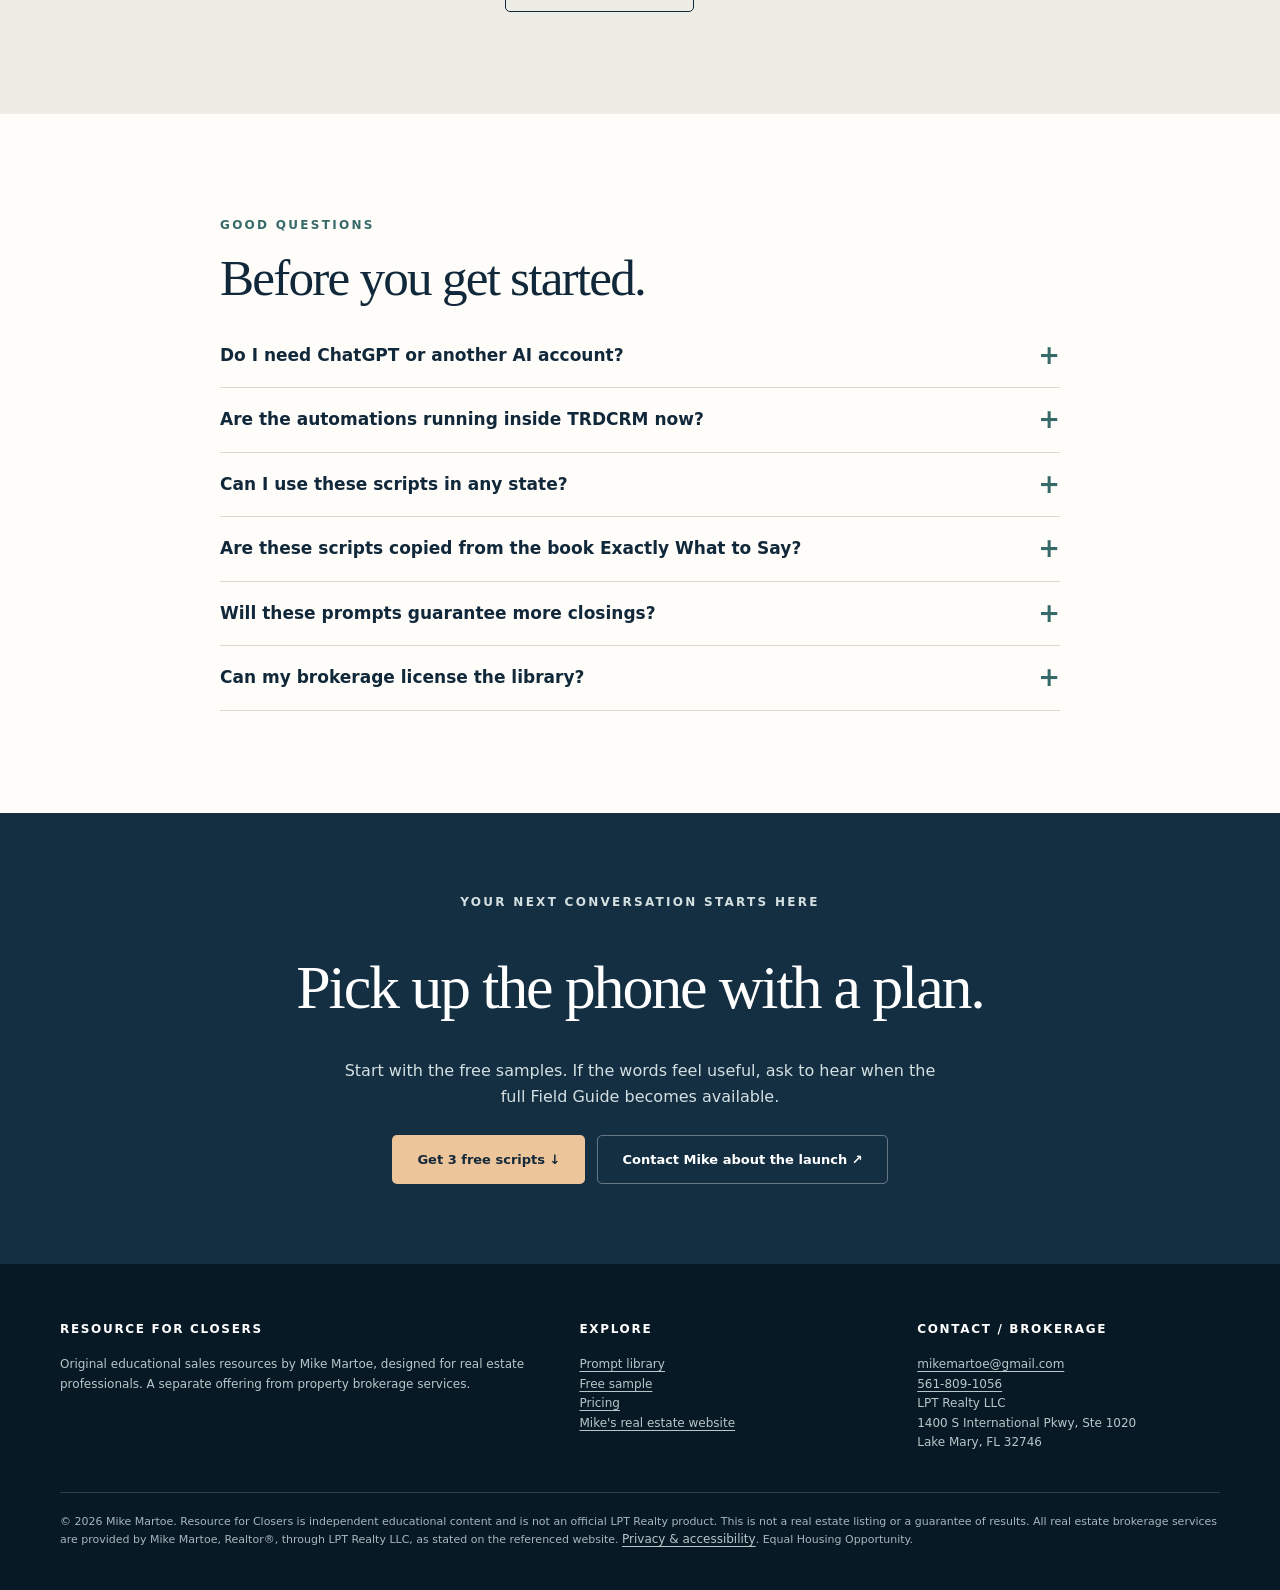
<file: resource-for-closers.html>
<!doctype html>
<html lang="en">
<head>
<meta charset="utf-8">
<meta name="viewport" content="width=device-width, initial-scale=1">
<meta name="theme-color" content="#11283a">
<meta name="description" content="Resource for Closers by Mike Martoe. Original real estate conversation scripts, practical AI prompt packs, and human-reviewed follow-up workflows built from decades of sales experience.">
<meta property="og:type" content="website">
<meta property="og:title" content="Resource for Closers | Mike Martoe">
<meta property="og:description" content="Know what to say. Make the call. Win the conversation. Real estate scripts, AI prompt packs and follow-up tools.">
<meta property="og:url" content="https://www.mikemartoe.com/resource-for-closers.html">
<meta property="og:image" content="https://www.mikemartoe.com/assets/closers-social-square.png">
<meta name="robots" content="index,follow">
<meta property="og:image:alt" content="Resource for Closers - Know what to say. Make the call. Win the conversation.">
<meta name="twitter:card" content="summary_large_image">
<meta name="twitter:title" content="Resource for Closers | Mike Martoe">
<meta name="twitter:description" content="Original real estate conversation scripts, AI prompt packs and follow-up blueprints.">
<meta name="twitter:image" content="https://www.mikemartoe.com/assets/closers-social-square.png">
<link rel="icon" href="assets/closers-mark.svg" type="image/svg+xml">
<title>Resource for Closers | Sales Scripts & AI Prompts by Mike Martoe</title>
<link rel="canonical" href="https://www.mikemartoe.com/resource-for-closers.html">
<style>
:root{--ink:#11283a;--ink2:#1e3747;--navy:#0b1d2b;--ivory:#f7f3ea;--paper:#fffdfa;--copper:#bb8554;--copper2:#e5c29c;--teal:#376b69;--line:#dcd8cd;--muted:#5d6c72;--shadow:0 18px 45px rgba(10,27,37,.11);--focus:#bd7740}
*,*::before,*::after{box-sizing:border-box}html{scroll-behavior:smooth}body{margin:0;background:var(--ivory);color:var(--ink);font:16px/1.62 system-ui,-apple-system,"Segoe UI",Arial,sans-serif;-webkit-font-smoothing:antialiased}h1,h2,h3,p{margin-top:0}h1,h2,h3,.editorial{font-family:Georgia,"Times New Roman",serif;font-weight:500;letter-spacing:-.035em}a{color:inherit}a:focus-visible,button:focus-visible,select:focus-visible{outline:3px solid var(--focus);outline-offset:3px}button{font:inherit;cursor:pointer}a.btn{text-decoration:none}.wrap{width:min(1160px,calc(100% - 44px));margin:auto}.topstrip{background:var(--navy);color:#c6d2d4;font-size:12px;letter-spacing:.10em;text-transform:uppercase}.topstrip .wrap{display:flex;justify-content:space-between;gap:14px;padding:9px 0}.topstrip a{color:#fff;text-underline-offset:4px}.header{z-index:20;position:sticky;top:0;background:rgba(247,243,234,.95);backdrop-filter:blur(16px);border-bottom:1px solid #d8d3c8}.header-inner{display:flex;align-items:center;gap:26px;justify-content:space-between;min-height:78px}.brand{display:flex;align-items:center;gap:11px;text-decoration:none;white-space:nowrap}.mark{display:grid;place-items:center;width:41px;height:41px;border:1.5px solid var(--copper);border-radius:50%;font-family:Georgia,serif;font-size:19px;font-weight:bold;letter-spacing:-.04em}.brand small{display:block;font-size:11px;letter-spacing:.16em;text-transform:uppercase;color:var(--teal);font-weight:700;line-height:1.3}.brand strong{display:block;font-size:17px;line-height:1.3;letter-spacing:-.015em}.nav{display:flex;align-items:center;gap:24px;font-size:13px;font-weight:700}.nav a{text-decoration:none}.nav a:hover,.textlink:hover{color:var(--teal)}.nav .smallcta{padding:10px 16px;background:var(--ink);color:#fff;border-radius:4px}.nav .smallcta:hover{background:var(--teal);color:white}.hero{background:linear-gradient(112deg,#0b1d2b 0%,#112c40 63%,#1a3948 100%);color:#f9f5ea;overflow:hidden;position:relative}.hero:after{content:"";position:absolute;width:510px;height:510px;right:-130px;top:-160px;border:1px solid rgba(229,194,156,.27);border-radius:50%;box-shadow:0 0 0 76px rgba(229,194,156,.035),0 0 0 157px rgba(229,194,156,.03);pointer-events:none}.hero-grid{display:grid;grid-template-columns:1.06fr .94fr;gap:65px;align-items:center;padding:92px 0 104px;position:relative;z-index:1}.eyebrow{color:var(--copper2);font-size:12px;font-weight:800;letter-spacing:.19em;text-transform:uppercase;margin:0 0 23px}.hero h1{font-size:clamp(47px,5.2vw,79px);line-height:1.08;max-width:720px;margin-bottom:26px}.hero h1 em{font-style:italic;color:#dcb78e}.hero .sub{font-size:17px;line-height:1.72;color:#dbe3e2;max-width:560px;margin:0 0 29px}.btnrow{display:flex;gap:12px;flex-wrap:wrap;align-items:center}.btn{display:inline-flex;align-items:center;justify-content:center;gap:8px;font-size:13px;line-height:1.2;font-weight:800;border:1px solid transparent;padding:16px 24px;border-radius:5px;min-height:48px;transition:transform .2s,background .2s}.btn:hover{transform:translateY(-2px)}.btn-gold{color:#16293b;background:#ecc69a}.btn-gold:hover{background:#f6d9b2}.btn-ghost{border-color:rgba(255,255,255,.35);color:#fff;background:transparent}.btn-ghost:hover{background:rgba(255,255,255,.09)}.btn-dark{color:white;background:var(--ink)}.btn-dark:hover{background:var(--teal)}.btn-border{border-color:var(--ink);background:transparent;color:var(--ink)}.btn-border:hover{background:#ecede8}.proof{display:flex;gap:16px 22px;flex-wrap:wrap;margin-top:32px;color:#cddbd8;font-size:12px}.proof span:before{content:"✓";margin-right:6px;color:#e3bc8f}.notebook{background:#f7f3e9;color:var(--ink);border-radius:3px;box-shadow:0 32px 90px rgba(0,0,0,.27);transform:rotate(2deg);padding:28px 31px 35px;max-width:450px;margin:10px auto;position:relative}.notebook:before{content:"";position:absolute;top:17px;bottom:17px;left:14px;border-left:1px solid #cdbca4}.booktop{display:flex;justify-content:space-between;color:#6b665e;font-size:10px;font-weight:800;letter-spacing:.16em;text-transform:uppercase;border-bottom:1px solid #cbbdad;padding-bottom:15px}.notebook h2{font-size:39px;line-height:1.13;margin:26px 0 18px}.notebook .script{font-size:17px;line-height:1.7;color:#2a4151}.scriptline{background:#e9e2d5;padding:14px 17px;border-left:3px solid var(--copper);font-size:15px;margin:20px 0}.bookfoot{font-size:11px;color:#66706d;font-weight:800;text-transform:uppercase;letter-spacing:.14em;margin-top:35px}.seal{width:94px;height:94px;border:1px solid #ac825c;border-radius:100%;display:grid;place-items:center;text-align:center;color:#856448;font-size:10px;line-height:1.35;letter-spacing:.05em;position:absolute;bottom:22px;right:20px;transform:rotate(-11deg)}.stats{display:grid;grid-template-columns:repeat(4,1fr);background:var(--paper);border:1px solid var(--line);box-shadow:var(--shadow);margin-top:-39px;z-index:3;position:relative}.stat{padding:25px 22px;text-align:center}.stat:not(:last-child){border-right:1px solid var(--line)}.stat b{font:34px Georgia,serif;color:var(--ink);display:block;line-height:1.1}.stat span{font-size:11px;letter-spacing:.09em;text-transform:uppercase;color:var(--muted);font-weight:750}.section{padding:102px 0}.section.mild{background:#edece5}.section.white{background:var(--paper)}.splithead{display:flex;justify-content:space-between;align-items:end;gap:24px;margin-bottom:38px}.section .eyebrow{color:var(--teal);margin-bottom:14px}.section h2{font-size:clamp(34px,4vw,57px);line-height:1.12;margin:0 0 17px}.lead{font-size:17px;max-width:670px;color:#53666b;line-height:1.7}.micro{font-size:12px;color:var(--muted)}.why-grid{display:grid;grid-template-columns:1.06fr .94fr;gap:80px;align-items:center}.pullquote{padding:40px 46px;background:#18354a;color:#f6ead7;box-shadow:var(--shadow);position:relative}.pullquote:before{content:'“';position:absolute;top:0;left:25px;font:110px Georgia;color:rgba(255,255,255,.1)}.pullquote p{font:clamp(25px,3vw,37px)/1.35 Georgia,serif;margin:20px 0}.pullquote span{color:#dfb990;font-size:12px;letter-spacing:.13em;text-transform:uppercase}.steps{display:grid;grid-template-columns:repeat(3,1fr);gap:18px;margin-top:36px}.step{padding:28px;border:1px solid var(--line);background:#fffdf9}.step .num{font:28px Georgia,serif;color:var(--copper);border-bottom:1px solid #ded4c5;display:block;padding-bottom:15px}.step h3{font-size:24px;margin:18px 0 10px}.step p{color:var(--muted);font-size:14px;margin:0}.catalog-grid{display:grid;grid-template-columns:repeat(5,minmax(0,1fr));gap:13px}.pack{background:var(--paper);padding:20px 18px 22px;min-height:188px;border:1px solid var(--line);border-top:3px solid var(--copper);display:flex;flex-direction:column;transition:transform .2s,box-shadow .2s}.pack:hover{transform:translateY(-4px);box-shadow:var(--shadow)}.pack .code{font:11px/1.4 system-ui;letter-spacing:.16em;font-weight:850;color:var(--teal)}.pack h3{font-size:21px;line-height:1.2;margin:22px 0 9px}.pack p{color:var(--muted);font-size:12px;line-height:1.5;margin:0}.tagline{font-weight:700;font-size:13px;color:var(--teal);margin-top:17px}.lab{display:grid;grid-template-columns:1fr 1.12fr;border:1px solid #bec9c6;background:var(--paper);box-shadow:var(--shadow)}.lab-side{padding:43px;background:#19384a;color:#fff}.lab-side h3{font-size:35px;line-height:1.17;margin-bottom:17px}.lab-side p{color:#d4dedc}.lab-side label{display:block;color:#efc89b;font-size:11px;letter-spacing:.13em;text-transform:uppercase;font-weight:800;margin:24px 0 8px}.lab-side select{background:#fff;color:var(--ink);border:1px solid #bec6c6;width:100%;padding:14px 13px;border-radius:4px;font-size:15px}.lab-output{padding:42px;min-height:470px}.lab-output .label{font-size:11px;color:var(--teal);letter-spacing:.15em;text-transform:uppercase;font-weight:800}.lab-output blockquote{margin:15px 0 22px;border-left:3px solid var(--copper);padding:10px 0 10px 19px;font:22px/1.45 Georgia,serif;color:var(--ink)}.outrow{border-top:1px solid var(--line);padding:14px 0}.outrow p{font-size:14px;color:#53666b;line-height:1.6;margin:6px 0 0}.copywrap{display:flex;gap:12px;align-items:center;flex-wrap:wrap}.copybutton{padding:10px 14px;background:#e5ebe8;border:1px solid #d4dfdb;border-radius:4px;color:#193b45;font-size:12px;font-weight:800}.copybutton:hover{background:#cce0dc}.notice{font-size:12px;color:#647073}.cards3{display:grid;grid-template-columns:repeat(3,1fr);gap:20px}.feature-card{border:1px solid var(--line);background:var(--paper);padding:30px;min-height:243px}.feature-card .glyph{font:33px Georgia;color:var(--copper)}.feature-card h3{font-size:26px;margin:16px 0 10px}.feature-card p{font-size:14px;color:var(--muted)}.price-grid{display:grid;grid-template-columns:1fr 1.2fr 1fr;gap:18px;align-items:stretch}.price-card{background:var(--paper);border:1px solid var(--line);padding:30px;position:relative;display:flex;flex-direction:column}.price-card.featured{background:#173347;color:#fff;transform:translateY(-10px);box-shadow:var(--shadow);border-color:#173347}.price-card .kicker{font-size:11px;letter-spacing:.18em;text-transform:uppercase;font-weight:800;color:var(--teal)}.price-card.featured .kicker{color:#e8bd85}.price-card h3{font-size:29px;margin:12px 0 5px}.money{font:57px/1.25 Georgia,serif;margin:14px 0}.money small{font:14px system-ui;color:var(--muted)}.price-card.featured .money small{color:#d3e1e3}.price-card .descr{font-size:13px;color:var(--muted);min-height:55px}.price-card.featured .descr{color:#d4dfe0}.checks{list-style:none;margin:12px 0 30px;padding:0}.checks li{font-size:13px;line-height:1.55;padding:9px 0;border-bottom:1px solid #e3e1d9}.checks li:before{content:'✓';color:var(--teal);font-weight:800;margin-right:9px}.price-card.featured .checks li{border-color:#3a5666}.price-card.featured .checks li:before{color:#e6bd8c}.price-card .btn{margin-top:auto;text-align:center}.flag{position:absolute;right:16px;top:-13px;background:var(--copper);color:#1c2934;padding:5px 12px;font-size:10px;font-weight:900;letter-spacing:.08em;text-transform:uppercase}.about{display:grid;grid-template-columns:.7fr 1.3fr;gap:60px;align-items:center}.portrait{aspect-ratio:4/4.3;background:linear-gradient(145deg,#13344b,#406267);display:grid;place-content:center;color:#f3ddc4;text-align:center;position:relative;border:9px solid #e0ded4;box-shadow:var(--shadow)}.portrait span{font:clamp(100px,13vw,185px)/1 Georgia,serif;letter-spacing:-.12em;transform:translateX(-7px)}.portrait b{font-size:11px;letter-spacing:.18em;text-transform:uppercase;margin-top:14px}.portrait:after{content:'';position:absolute;inset:25px;border:1px solid rgba(255,255,255,.22);pointer-events:none}.bio-lines{display:grid;gap:10px;margin-top:24px}.bio-line{display:flex;gap:16px;align-items:center;border-top:1px solid var(--line);padding:13px 0;color:#4e6368;font-size:14px}.bio-line b{color:var(--ink);min-width:80px}.faq{max-width:840px;margin:0 auto}.faq details{border-bottom:1px solid var(--line);padding:18px 0}.faq summary{font-weight:750;font-size:17px;cursor:pointer;list-style:none;display:flex;justify-content:space-between;gap:10px}.faq summary:after{content:'+';font-size:26px;color:var(--teal);line-height:1}.faq details[open] summary:after{content:'−'}.faq details p{font-size:14px;color:var(--muted);margin:12px 34px 4px 0}.ctaend{background:#142f42;color:#fff;padding:80px 0;text-align:center}.ctaend h2{font-size:clamp(39px,5vw,62px);max-width:740px;margin:10px auto 20px}.ctaend p{color:#d3dfe1;max-width:600px;margin:0 auto 25px}.ctaend .btnrow{justify-content:center}.foot{background:#081926;color:#d5e1df;padding:40px 0}.footgrid{display:grid;grid-template-columns:1.6fr 1fr 1fr;gap:35px}.foot h4{color:white;letter-spacing:.14em;text-transform:uppercase;font-size:12px}.foot p,.foot a{font-size:12px;color:#b9c6c8}.foot a{text-underline-offset:3px}.legal{border-top:1px solid #284050;margin-top:27px;padding-top:20px;font-size:11px;color:#a6b7bd}.sep{display:block;height:4px;width:55px;background:var(--copper);margin:20px 0}.sr-only{position:absolute;width:1px;height:1px;margin:-1px;clip:rect(0,0,0,0);overflow:hidden}.alert{padding:13px 18px;border-left:3px solid var(--copper);background:#f0e8dc;color:#4f514d;font-size:13px}.faint{opacity:.75}
@media(max-width:980px){.nav{gap:13px}.hero-grid{gap:30px}.catalog-grid{grid-template-columns:repeat(3,1fr)}.price-grid{grid-template-columns:1fr 1fr}.price-grid .price-card:last-child{grid-column:1/-1}.why-grid{gap:35px}.hero h1{font-size:59px}}
@media(max-width:720px){.topstrip .wrap{display:block;text-align:center}.topstrip span:last-child{display:none}.header-inner{flex-wrap:wrap;min-height:70px;padding:12px 0}.nav{width:100%;overflow:auto;white-space:nowrap;padding-bottom:5px}.nav .smallcta{display:none}.hero-grid,.why-grid,.lab,.about,.footgrid{grid-template-columns:1fr}.hero-grid{padding:64px 0 82px}.hero h1{font-size:clamp(44px,10.2vw,61px)}.notebook{max-width:410px;margin-top:20px}.stats{grid-template-columns:repeat(2,1fr)}.stat:nth-child(2){border-right:none}.stat:nth-child(-n+2){border-bottom:1px solid var(--line)}.section{padding:72px 0}.catalog-grid{grid-template-columns:repeat(2,1fr)}.steps,.cards3,.price-grid{grid-template-columns:1fr}.price-grid .price-card:last-child{grid-column:auto}.price-card.featured{transform:none}.lab-side,.lab-output{padding:28px}.splithead{display:block}.pullquote{padding:30px}.footgrid{gap:12px}.notebook h2{font-size:32px}}
@media(max-width:425px){.wrap{width:min(100% - 30px,1160px)}.catalog-grid{grid-template-columns:1fr}.pack{min-height:130px}.pack h3{margin-top:9px}.hero h1{font-size:43px}.notebook{padding:24px}.notebook h2{font-size:30px}.btnrow .btn{width:100%}.nav{font-size:12px}}
@media(prefers-reduced-motion:reduce){html{scroll-behavior:auto}*,*::before,*::after{transition:none!important}}
</style>
<script type="application/ld+json">
{"@context":"https://schema.org","@type":"WebPage","name":"Resource for Closers","url":"https://www.mikemartoe.com/resource-for-closers.html","description":"Real estate conversation guides, AI prompt packs, and workflow blueprints","author":{"@type":"Person","name":"Mike Martoe"}}
</script>
</head>
<body>
<a class="sr-only" href="#main">Skip to content</a>
<div class="topstrip"><div class="wrap"><span>A practical sales resource for working real estate agents</span><span>Developed by Mike Martoe · Palm Beach County, FL</span></div></div>
<header class="header"><div class="wrap header-inner"><a href="https://www.mikemartoe.com/" class="brand" aria-label="Mike Martoe website home"><span class="mark" aria-hidden="true">MM</span><span><small>Mike Martoe presents</small><strong>Resource for Closers</strong></span></a><nav class="nav" aria-label="Page navigation"><a href="#why">The idea</a><a href="#library">The library</a><a href="#try">Try a script</a><a href="#about">About Mike</a><a href="#pricing">Pricing</a><a href="#pricing" class="smallcta">Get the Field Guide</a></nav></div></header>
<main id="main">
<section class="hero"><div class="wrap hero-grid"><div><p class="eyebrow">Real sales experience × practical AI</p><h1>Know what to say.<br><em>Make the call.</em><br>Win the conversation.</h1><p class="sub">The uncomfortable pause before a phone call ends here. Original real estate scripts, AI conversation coaches and follow-up frameworks designed to help agents move from hesitation to action.</p><div class="btnrow"><a class="btn btn-gold" href="#try">Try a conversation script <span aria-hidden="true">↗</span></a><a class="btn btn-ghost" href="assets/Resource_for_Closers_3_Free_Scripts.pdf" download>Get 3 free scripts ↓</a></div><div class="proof"><span>Practical wording</span><span>Editable, situation-specific scripts</span><span>No invented facts</span></div></div><div class="notebook" aria-label="Preview of a conversation field guide"><div class="booktop"><span>Field notes / Vol. 01</span><span>The closer's desk</span></div><h2>The first thirty seconds matter.</h2><p class="script">You don't need a perfect speech.<br>You need a better first question.</p><div class="scriptline">“Did I catch you with a quick minute, or would another time be easier?”</div><p class="micro">A sample opening for an authorized follow-up to a recent inquiry. Adjust to verified facts and contact permissions.</p><p class="bookfoot">Prepared beats pressured. Every time.</p><div class="seal" aria-hidden="true">ORIGINAL<br>SALES<br>WORDS</div></div></div></section>
<div class="wrap"><div class="stats" aria-label="Toolkit size"><div class="stat"><b>10</b><span>Specialist prompt packs</span></div><div class="stat"><b>30</b><span>AI prompts</span></div><div class="stat"><b>40</b><span>Conversation word tracks</span></div><div class="stat"><b>10</b><span>Workflow blueprints</span></div></div></div>
<section class="section" id="why"><div class="wrap why-grid"><div><p class="eyebrow">The problem worth solving</p><h2>Most agents don't need more motivation. They need their next sentence.</h2><p class="lead">The phone gets heavy when you don't know how to open, what to ask, or how to respond when someone says, “We're just looking.”</p><p>Resource for Closers is built on a different idea: remove the guesswork from conversations, give agents a framework they can adapt to the person in front of them, and make the next follow-up easy to execute.</p><span class="sep" aria-hidden="true"></span><p class="micro">This is sales education, not a promise of appointments, clients, commissions or transaction outcomes.</p></div><aside class="pullquote"><span>From the field, not a content factory</span><p>“Don't give me a hundred clever things to say. Give me the right question to ask this person, right now.”</p><span>Resource for Closers · Guiding principle</span></aside></div></section>
<section class="section mild"><div class="wrap"><p class="eyebrow">One simple working method</p><h2>Prepare. Converse. Follow through.</h2><div class="steps"><article class="step"><span class="num">01</span><h3>Prepare</h3><p>Use the verified lead details to choose an opening, likely objection, and one honest next step.</p></article><article class="step"><span class="num">02</span><h3>Converse</h3><p>Ask one thoughtful question at a time. Sound like a person, not a robot reading a script.</p></article><article class="step"><span class="num">03</span><h3>Follow through</h3><p>Log what happened, respect the prospect's preferences, and create a clear follow-up task.</p></article></div></div></section>
<section class="section" id="library"><div class="wrap"><div class="splithead"><div><p class="eyebrow">Volume 01 · The conversation library</p><h2>Ten situations. One less reason to hesitate.</h2></div><p class="lead" style="max-width:340px;font-size:14px">Each pack is built around a real-world conversation, not generic marketing copy.</p></div><div class="catalog-grid" id="packGrid"><article class="pack"><span class="code">PACK / 01</span><h3>New inbound inquiries</h3><p>Turn an inquiry into a conversation.</p></article>
<article class="pack"><span class="code">PACK / 02</span><h3>Dormant leads</h3><p>Restart contact without awkwardness.</p></article>
<article class="pack"><span class="code">PACK / 03</span><h3>For Sale By Owner</h3><p>Open the door with a useful question.</p></article>
<article class="pack"><span class="code">PACK / 04</span><h3>Expired listings</h3><p>Lead with understanding, not a pitch.</p></article>
<article class="pack"><span class="code">PACK / 05</span><h3>Open houses</h3><p>Move from small talk to a next step.</p></article>
<article class="pack"><span class="code">PACK / 06</span><h3>Buyer agreements</h3><p>Explain representation and compensation clearly.</p></article>
<article class="pack"><span class="code">PACK / 07</span><h3>Pricing conversations</h3><p>Discuss the data without starting a fight.</p></article>
<article class="pack"><span class="code">PACK / 08</span><h3>Condo &amp; HOA concerns</h3><p>Help clients ask better questions.</p></article>
<article class="pack"><span class="code">PACK / 09</span><h3>FHA &amp; first-time buyers</h3><p>Clarify the process without promising outcomes.</p></article>
<article class="pack"><span class="code">PACK / 10</span><h3>Past clients &amp; referrals</h3><p>Stay in touch without sounding transactional.</p></article></div><p class="tagline">Plus 10 human-reviewed automation blueprints: lead prep, missed calls, dormant leads, buyer milestones, seller updates, referrals, and more.</p></div></section>
<section class="section white" id="try"><div class="wrap"><div class="splithead"><div><p class="eyebrow">Interactive sample · No login required</p><h2>The 30-second conversation desk.</h2></div><p class="lead" style="max-width:340px;font-size:14px">Choose a situation. See a real example of how the conversation can start and move forward.</p></div><div class="lab"><div class="lab-side"><p class="eyebrow">Choose your situation</p><h3>“What do I say?”</h3><p>Preview three original word tracks from the Field Guide. Replace placeholders with verified details before using them.</p><label for="scenario">Conversation type</label><select id="scenario"><option value="P01">A new web lead asks about a home</option><option value="P02">A previous lead went quiet</option><option value="P07">A seller questions the asking price</option></select><p class="micro" style="color:#c5d1d1;margin-top:30px">Scripts are suggestions, not instructions to call anyone. Check permission, Do Not Call restrictions, brokerage policy and local law first.</p><a href="assets/Resource_for_Closers_3_Free_Scripts.pdf" download class="btn btn-gold" style="margin-top:16px">Download the free sampler ↓</a></div><div class="lab-output" aria-live="polite"><span class="label">Opening line</span><blockquote id="opening"></blockquote><div class="outrow"><span class="label">If they hesitate</span><p id="objection"></p></div><div class="outrow"><span class="label">One useful next step</span><p id="close"></p></div><div class="copywrap"><button class="copybutton" id="copyScript" type="button">Copy conversation to clipboard</button><span id="copyState" class="notice" role="status"></span></div></div></div></div></section>
<section class="section mild" id="formats"><div class="wrap"><p class="eyebrow">Built to work the way agents work</p><h2>More than another PDF on your desktop.</h2><div class="cards3"><article class="feature-card"><span class="glyph" aria-hidden="true">✦</span><h3>Copy-ready AI prompts</h3><p>Situation-specific prompts to adapt in your preferred AI assistant. Original language, placeholders for unknown facts and an emphasis on review before use.</p></article><article class="feature-card"><span class="glyph" aria-hidden="true">◉</span><h3>Phone-ready scripts</h3><p>Openers, responses to objections, and honest next-step questions, designed for agents who want confidence before dialing.</p></article><article class="feature-card"><span class="glyph" aria-hidden="true">↗</span><h3>Automation plans</h3><p>Follow-up workflow blueprints built for future TRDCRM integration. No claim of active CRM automations or live messages today.</p></article></div><p class="micro" style="margin-top:22px">On the production roadmap: short video demonstrations and Mike-narrated audio lessons. These media lessons are not included in the current digital kit.</p></div></section>
<section class="section" id="pricing"><div class="wrap"><div class="splithead"><div><p class="eyebrow">Simple product lineup</p><h2>Start with the words. Grow into the system.</h2></div><p class="lead" style="max-width:355px;font-size:14px">Try the free sample first. When you're ready for the full Field Guide, checkout is secure through Stripe and the files are emailed to you.</p></div><div class="price-grid"><div class="price-card"><span class="kicker">Start here · Available now</span><h3>Free Sampler</h3><div class="money">$0</div><p class="descr">A taste of what the full conversation system feels like.</p><ul class="checks"><li>3 opening word tracks</li><li>Objection-response examples</li><li>3 next-step questions</li><li>Immediate downloadable PDF</li></ul><a class="btn btn-border" href="assets/Resource_for_Closers_3_Free_Scripts.pdf" download>Download free sample</a></div><div class="price-card featured"><div class="flag">Founder's price</div><span class="kicker">Volume 01 · Available now</span><h3>The Closer's Field Guide</h3><div class="money">$49 <small>founder price · one-time</small></div><p class="descr">A complete original conversation toolkit. Planned regular price: $79.</p><ul class="checks"><li>10 niche AI prompt packs</li><li>30 editable AI prompts</li><li>40 example word tracks</li><li>10 automation blueprints (not live)</li><li>Searchable offline library</li></ul><a class="btn btn-gold" href="https://buy.stripe.com/8x28wP61u8oM4Gz9zV9IQ1k" rel="noopener">Buy the Field Guide · $49 ↗</a><p class="micro" style="margin:12px 0 0;color:#d3e1e3">Secure checkout by Stripe. Digital files are emailed within 24 hours. Refunds within 14 days.</p></div><div class="price-card"><span class="kicker">For teams · On request</span><h3>Broker & Team Access</h3><div class="money" style="font-size:39px">Let's talk</div><p class="descr">Discuss multi-seat licensing, internal training, and a future TRDCRM-enabled edition.</p><ul class="checks"><li>Use cases tailored to your team</li><li>Multi-agent licensing discussion</li><li>Training and onboarding roadmap</li><li>Future CRM integration options</li></ul><a class="btn btn-border" href="mailto:mikemartoe@gmail.com?subject=Resource%20for%20Closers%20%E2%80%94%20Team%20Inquiry&body=Hi%20Mike%2C%20I'd%20like%20to%20discuss%20resources%20for%20my%20team.%0A%0ATeam%20size%3A%20%0ABrokerage%3A%20">Ask about team access ↗</a></div></div><p class="micro" style="margin-top:18px">The Field Guide is a one-time $49 digital purchase processed by Stripe, delivered by email as a download for your own use. Pricing may change. Refund requests within 14 days: mikemartoe@gmail.com. Products are educational tools; individual results vary.</p></div></section>
<section class="section mild" id="about"><div class="wrap about"><div class="portrait" role="img" aria-label="Mike Martoe initials in Resource for Closers branding"><span>MM</span><b>Sales experience · Human first</b></div><div><p class="eyebrow">Meet the person behind the prompts</p><h2>Built from a career in sales. Refined for the way agents actually work.</h2><p class="lead">I'm Mike Martoe. My real estate website describes more than 35 years of sales experience and a simple working style: answer quickly, communicate clearly, negotiate carefully, and keep the process moving.</p><p>I know the difference between having a script and being ready for a conversation. Resource for Closers turns that practical experience into repeatable, editable tools—especially for agents who know they should follow up but aren't sure how to begin.</p><div class="bio-lines"><div class="bio-line"><b>Background</b><span>35+ years in sales, as described on my real estate website</span></div><div class="bio-line"><b>Experience</b><span>Sales management and negotiations; decades working with real estate buyers and sellers</span></div><div class="bio-line"><b>Specialties</b><span>Pricing, offer strategy, Florida condo/HOA questions and long-distance buyer service</span></div><div class="bio-line"><b>Future</b><span>TRDCRM-connected conversation prep and responsible workflow support</span></div></div><a class="btn btn-border" href="https://www.mikemartoe.com/about.html" style="margin-top:20px">More about Mike ↗</a></div></div></section>
<section class="section white" id="faq"><div class="wrap"><div class="faq"><p class="eyebrow">Good questions</p><h2>Before you get started.</h2><details><summary>Do I need ChatGPT or another AI account?</summary><p>You can read and adapt the sample scripts without AI. The complete AI prompts are designed for use in a compatible AI assistant you select; third-party terms and any charges for that service are separate.</p></details><details><summary>Are the automations running inside TRDCRM now?</summary><p>No. Volume 01 includes implementation blueprints, not installed or running CRM integrations. The TRDCRM-enabled edition is a future product goal.</p></details><details><summary>Can I use these scripts in any state?</summary><p>The writing is intended to be adaptable, but agents must check applicable laws, Do Not Call and consent rules, Fair Housing requirements, MLS rules, agency requirements and brokerage policies in their own jurisdiction before outreach.</p></details><details><summary>Are these scripts copied from the book Exactly What to Say?</summary><p>No. The product contains original Resource for Closers writing based on broad principles of clear, respectful sales communication. It is not affiliated with that book, its authors or its publisher.</p></details><details><summary>Will these prompts guarantee more closings?</summary><p>No. They are training and productivity resources. Conversations, appointments, clients and income depend on many factors, including the agent's skill, market conditions and the suitability of each opportunity.</p></details><details><summary>Can my brokerage license the library?</summary><p>Team and brokerage licensing can be discussed directly with Mike. No prepriced team purchase or hosted training platform is active at this time.</p></details></div></div></section>
<section class="ctaend"><div class="wrap"><p class="eyebrow">Your next conversation starts here</p><h2>Pick up the phone with a plan.</h2><p>Start with the free samples. If the words feel useful, ask to hear when the full Field Guide becomes available.</p><div class="btnrow"><a class="btn btn-gold" href="assets/Resource_for_Closers_3_Free_Scripts.pdf" download>Get 3 free scripts ↓</a><a class="btn btn-ghost" href="mailto:mikemartoe@gmail.com?subject=Resource%20for%20Closers%20%E2%80%94%20Release%20Notice">Contact Mike about the launch ↗</a></div></div></section>
</main>
<footer class="foot"><div class="wrap"><div class="footgrid"><div><h4>Resource for Closers</h4><p>Original educational sales resources by Mike Martoe, designed for real estate professionals. A separate offering from property brokerage services.</p></div><div><h4>Explore</h4><p><a href="#library">Prompt library</a><br><a href="#try">Free sample</a><br><a href="#pricing">Pricing</a><br><a href="https://www.mikemartoe.com/">Mike's real estate website</a></p></div><div><h4>Contact / Brokerage</h4><p><a href="mailto:mikemartoe@gmail.com">mikemartoe@gmail.com</a><br><a href="tel:+15618091056">561-809-1056</a><br>LPT Realty LLC<br>1400 S International Pkwy, Ste 1020<br>Lake Mary, FL 32746</p></div></div><div class="legal">© <span id="year">2026</span> Mike Martoe. Resource for Closers is independent educational content and is not an official LPT Realty product. This is not a real estate listing or a guarantee of results. All real estate brokerage services are provided by Mike Martoe, Realtor®, through LPT Realty LLC, as stated on the referenced website. <a href="https://www.mikemartoe.com/contact.html">Privacy & accessibility</a>. Equal Housing Opportunity.</div></div></footer>
<script>
const scripts={"P01": {"opener": "Hi [FIRST NAME], this is [AGENT] with [BROKERAGE]. You recently asked about [VERIFIED PROPERTY OR REQUEST]. Did I catch you with a quick minute, or would another time be easier?", "objection": "“I was just looking.” → Absolutely. Most searches start there. What originally caught your eye: the property itself, its location, or the price?", "close": "Would it be useful if I checked the details on that property and sent you a short, accurate update, or would you prefer to leave it there for now?"}, "P02": {"opener": "Hi [FIRST NAME], it’s [AGENT]. We last connected around [VERIFIED TOPIC]. I’m checking whether that is still something you’re considering. Is now an inconvenient time?", "objection": "“We put everything on hold.” → Understood. Would you like me to close out the search for now, or keep a note to check in only when you ask?", "close": "Would you prefer I leave the door open for you to reach out, or is there a specific month when a brief check-in would actually help?"}, "P07": {"opener": "I want to respect the number you hoped to achieve and also show you what the market evidence is telling us. Could we compare those side by side?", "objection": "“Let’s just wait for our price.” → We can discuss that option. What matters most to you right now: reaching that exact number, selling within a certain timeline, or balancing both?", "close": "Would you rather set a date to review new evidence, or discuss a price adjustment based on the comparable properties we can verify today?"}};
const selector=document.getElementById('scenario');
const q=id=>document.getElementById(id);
function render(){const s=scripts[selector.value];q('opening').textContent=s.opener;q('objection').textContent=s.objection;q('close').textContent=s.close;q('copyState').textContent='';}
selector.addEventListener('change',render);render();
q('copyScript').addEventListener('click',async()=>{const s=scripts[selector.value];const body='OPENING\n'+s.opener+'\n\nIF THEY HESITATE\n'+s.objection+'\n\nNEXT STEP\n'+s.close+'\n\nReminder: Check contact permissions and verify all facts.';try{if(navigator.clipboard&&window.isSecureContext){await navigator.clipboard.writeText(body)}else{const t=document.createElement('textarea');t.value=body;document.body.appendChild(t);t.select();if(!document.execCommand('copy'))throw Error('Copy unavailable');t.remove()}q('copyState').textContent='Copied.'}catch(e){q('copyState').textContent='Copy blocked; select the text above manually.'}});
q('year').textContent=new Date().getFullYear();
</script>
</body>
</html>
</file>
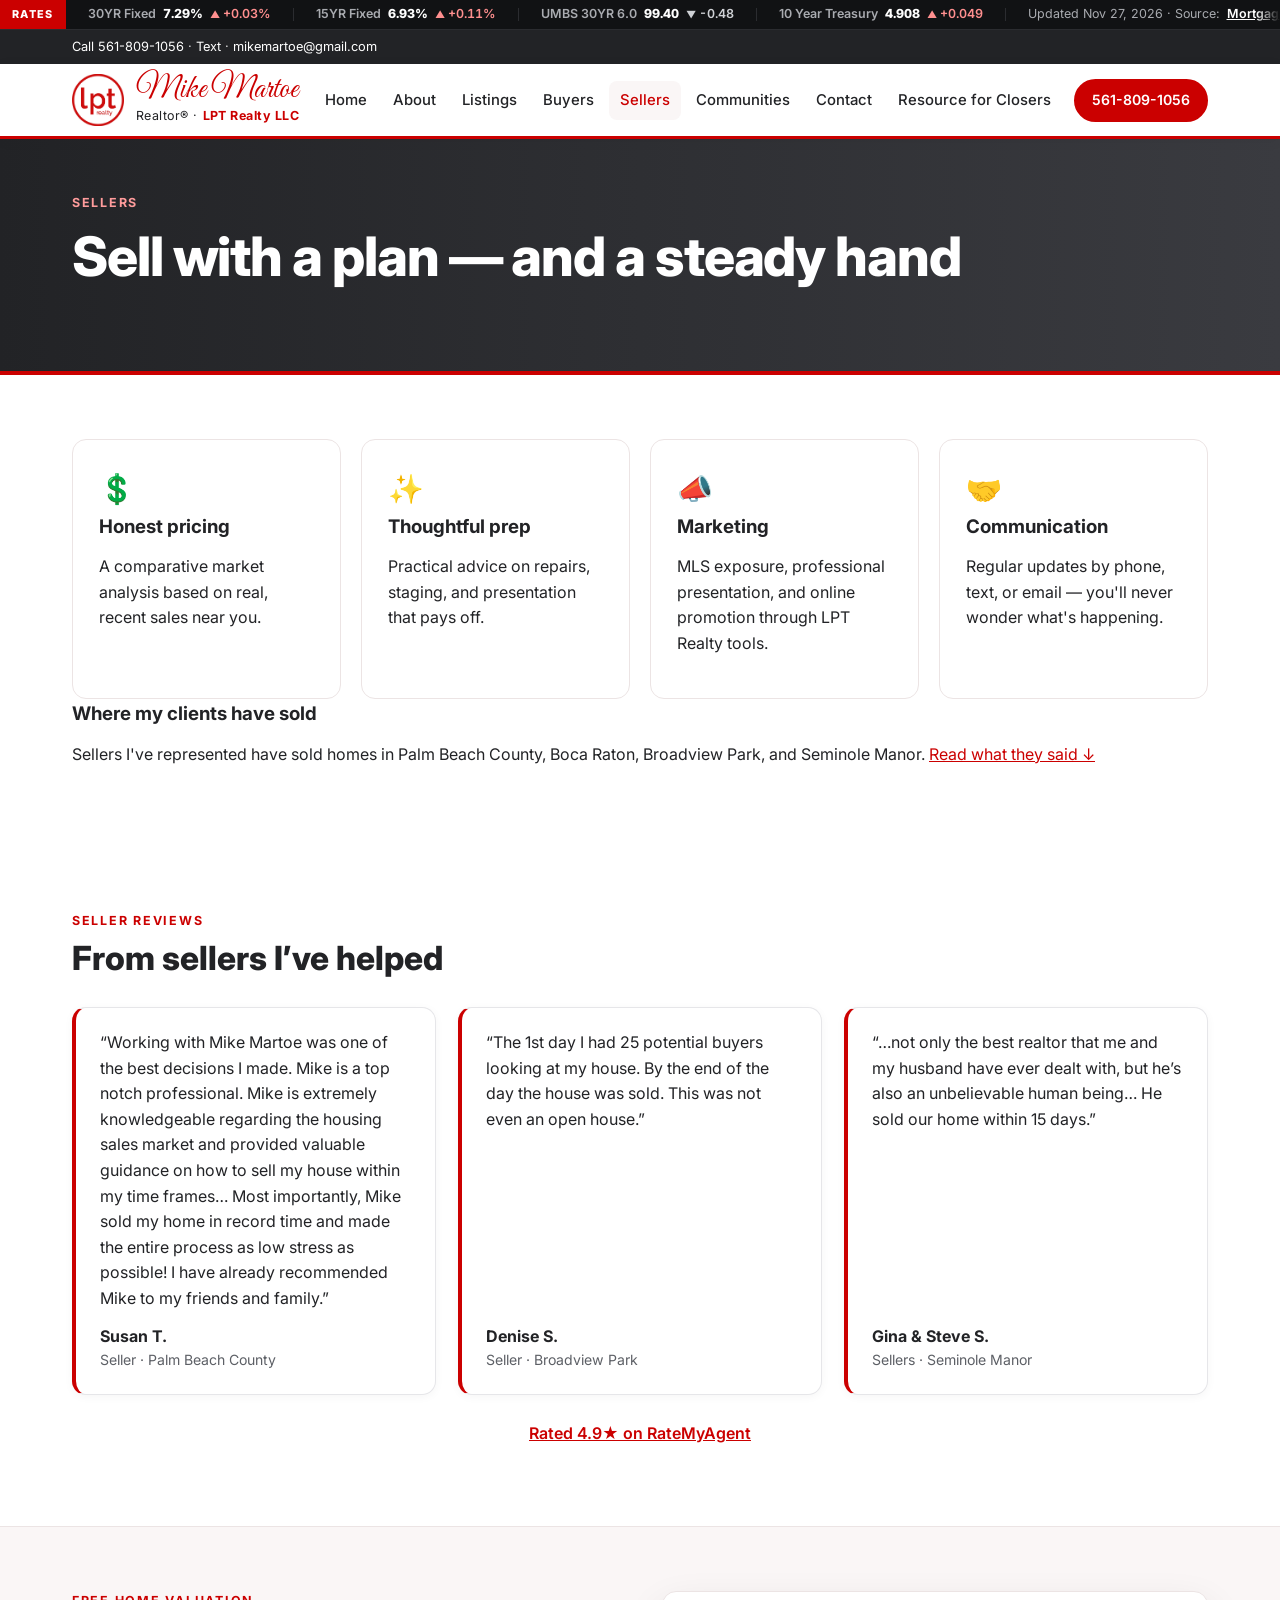
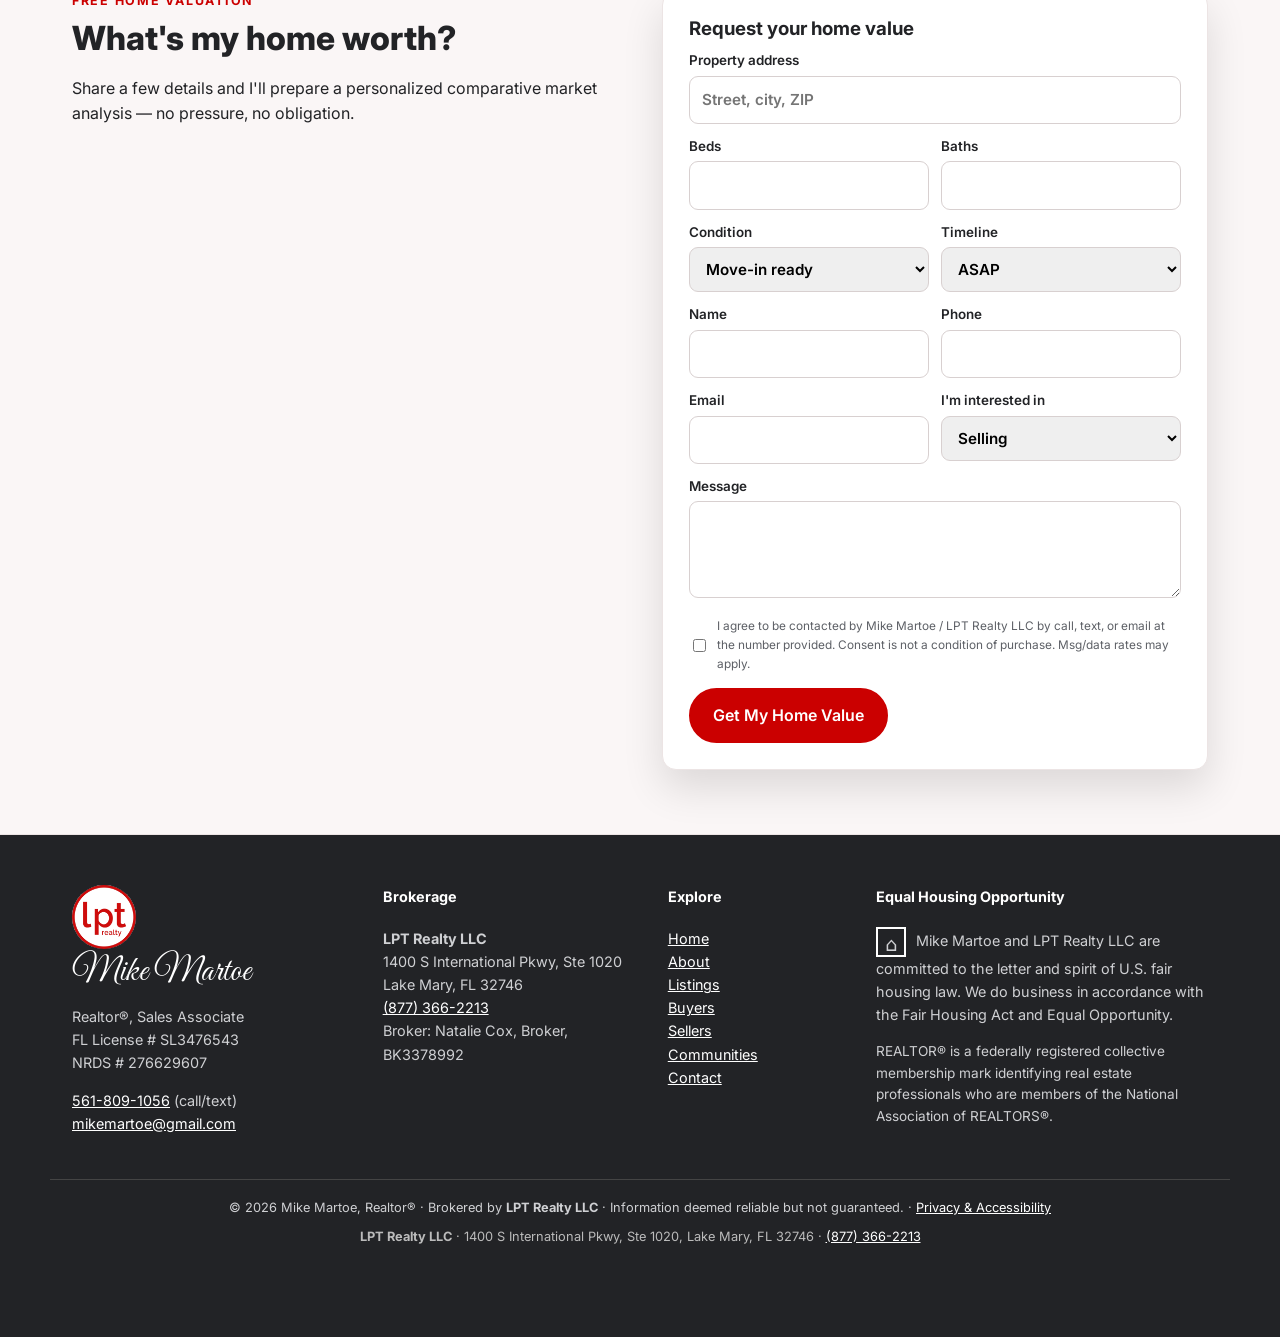
<file: sellers.html>
<!doctype html><html lang="en"><head><meta charset="utf-8"><meta name="viewport" content="width=device-width,initial-scale=1">
<title>Sell Your Palm Beach County Home | Mike Martoe, Realtor</title><meta name="description" content="Selling in Palm Beach County? Request a free home valuation from Mike Martoe, Realtor with LPT Realty LLC, with honest pricing and a marketing plan."><link rel="canonical" href="https://www.mikemartoe.com/sellers.html">
<meta property="og:type" content="website"><meta property="og:site_name" content="Mike Martoe, Realtor | LPT Realty LLC"><meta property="og:locale" content="en_US"><meta property="og:url" content="https://www.mikemartoe.com/sellers.html"><meta property="og:title" content="Sell Your Palm Beach County Home | Mike Martoe, Realtor"><meta property="og:description" content="Selling in Palm Beach County? Request a free home valuation from Mike Martoe, Realtor with LPT Realty LLC, with honest pricing and a marketing plan."><meta property="og:image" content="https://www.mikemartoe.com/assets/share-card.jpg"><meta property="og:image:secure_url" content="https://www.mikemartoe.com/assets/share-card.jpg"><meta property="og:image:type" content="image/jpeg"><meta property="og:image:width" content="1200"><meta property="og:image:height" content="630"><meta property="og:image:alt" content="Mike Martoe, Realtor, LPT Realty, Palm Beach County, 561-809-1056">
<meta name="twitter:card" content="summary_large_image"><meta name="twitter:title" content="Sell Your Palm Beach County Home | Mike Martoe, Realtor"><meta name="twitter:description" content="Selling in Palm Beach County? Request a free home valuation from Mike Martoe, Realtor with LPT Realty LLC, with honest pricing and a marketing plan."><meta name="twitter:image" content="https://www.mikemartoe.com/assets/share-card.jpg"><meta name="twitter:image:alt" content="Mike Martoe, Realtor, LPT Realty, Palm Beach County, 561-809-1056"><meta name="theme-color" content="#CB0000">
<link rel="icon" href="assets/lpt-logo.jpg"><link rel="preconnect" href="https://fonts.googleapis.com"><link href="https://fonts.googleapis.com/css2?family=Great+Vibes&family=Inter:wght@400;500;600;700;800&display=swap" rel="stylesheet"><link rel="stylesheet" href="styles.css?v=20261020a"></head><body>
<div class="topbar"><div class="wrap"><span class="tb-contact"><a href="tel:+15618091056">Call 561-809-1056</a> · <a href="sms:+15618091056">Text</a> · <a href="mailto:mikemartoe@gmail.com">mikemartoe@gmail.com</a></span></div></div>
<header class="site"><div class="wrap hdr"><a class="brand" href="index.html"><img src="assets/lpt-logo.jpg" alt="LPT Realty logo" width="52" height="52"><span><span class="script">Mike Martoe</span><small>Realtor® · <b>LPT Realty LLC</b></small></span></a>
<input type="checkbox" id="nt" class="nt"><label for="nt" class="burger" aria-label="Menu">☰</label><nav><a href="index.html">Home</a><a href="about.html">About</a><a href="listings.html">Listings</a><a href="buyers.html">Buyers</a><a href="sellers.html" class=active aria-current=page>Sellers</a><a href="communities.html">Communities</a><a href="contact.html">Contact</a><a href="resource-for-closers.html">Resource for Closers</a><a class="btn sm" href="tel:+15618091056">561-809-1056</a></nav></div></header>
<main>
<section class="phead"><div class="wrap"><p class="eyebrow">Sellers</p><h1>Sell with a plan — and a steady hand</h1></div></section>
<section class="wrap sec"><div class="tiles"><div class="tile"><span class="ic">💲</span><h3>Honest pricing</h3><p>A comparative market analysis based on real, recent sales near you.</p></div><div class="tile"><span class="ic">✨</span><h3>Thoughtful prep</h3><p>Practical advice on repairs, staging, and presentation that pays off.</p></div><div class="tile"><span class="ic">📣</span><h3>Marketing</h3><p>MLS exposure, professional presentation, and online promotion through LPT Realty tools.</p></div><div class="tile"><span class="ic">🤝</span><h3>Communication</h3><p>Regular updates by phone, text, or email — you'll never wonder what's happening.</p></div></div>
<h3>Where my clients have sold</h3><p>Sellers I've represented have sold homes in Palm Beach County, Boca Raton, Broadview Park, and Seminole Manor. <a href="#reviews">Read what they said ↓</a></p></section>
<section class="" id="reviews"><div class="wrap sec"><div class="shead"><p class="eyebrow">Seller reviews</p><h2>From sellers I’ve helped</h2></div><div class="tgrid"><figure class="tquote"><blockquote>“Working with Mike Martoe was one of the best decisions I made. Mike is a top notch professional. Mike is extremely knowledgeable regarding the housing sales market and provided valuable guidance on how to sell my house within my time frames… Most importantly, Mike sold my home in record time and made the entire process as low stress as possible! I have already recommended Mike to my friends and family.”</blockquote><figcaption><b>Susan T.</b><span>Seller · Palm Beach County</span></figcaption></figure><figure class="tquote"><blockquote>“The 1st day I had 25 potential buyers looking at my house. By the end of the day the house was sold. This was not even an open house.”</blockquote><figcaption><b>Denise S.</b><span>Seller · Broadview Park</span></figcaption></figure><figure class="tquote"><blockquote>“…not only the best realtor that me and my husband have ever dealt with, but he’s also an unbelievable human being… He sold our home within 15 days.”</blockquote><figcaption><b>Gina &amp; Steve S.</b><span>Sellers · Seminole Manor</span></figcaption></figure></div><p class="rated"><a href="https://www.ratemyagent.com/real-estate-agent/mike-martoe-b1aq1w/sales/overview" target="_blank" rel="noopener">Rated 4.9★ on RateMyAgent</a></p></div></section>
<section class="band" id="value"><div class="wrap sec ctagrid"><div><p class="eyebrow">Free Home Valuation</p><h2>What's my home worth?</h2><p>Share a few details and I'll prepare a personalized comparative market analysis — no pressure, no obligation.</p></div><form class="lead" id="homevalue" action="https://formsubmit.co/mikemartoe@gmail.com" method="POST">
<input type="hidden" name="_subject" value="New Seller / Home Value inquiry from mikemartoe.com (Request your home value)">
<input type="hidden" name="_next" value="https://www.mikemartoe.com/thank-you.html">
<input type="hidden" name="_captcha" value="true"><input type="hidden" name="_template" value="table">
<input type="text" name="_honey" style="display:none" tabindex="-1" autocomplete="off" aria-hidden="true">
<h3>Request your home value</h3><div class="row"><label>Property address<input name="address" placeholder="Street, city, ZIP" required></label></div>
<div class="row two"><label>Beds<input name="beds" inputmode="numeric"></label><label>Baths<input name="baths" inputmode="decimal"></label></div>
<div class="row two"><label>Condition<select name="condition"><option>Move-in ready</option><option>Some updates needed</option><option>Needs work</option></select></label><label>Timeline<select name="timeline"><option>ASAP</option><option>1–3 months</option><option>3–6 months</option><option>Just curious</option></select></label></div>
<div class="row two"><label>Name<input name="name" autocomplete="name" required></label><label>Phone<input name="phone" type="tel" autocomplete="tel" required></label></div>
<div class="row two"><label>Email<input name="email" type="email" autocomplete="email" required></label><label>I'm interested in<select name="intent"><option>Selling</option><option>Buying</option><option>Buying &amp; selling</option><option>Renting</option><option>Just have a question</option></select></label></div>
<div class="row"><label>Message<textarea name="message" rows="3"></textarea></label></div>
<label class="consent"><input type="checkbox" required> I agree to be contacted by Mike Martoe / LPT Realty LLC by call, text, or email at the number provided. Consent is not a condition of purchase. Msg/data rates may apply.</label>
<button class="btn" type="submit">Get My Home Value</button>
</form></div></section></main>
<footer class="site"><div class="wrap fgrid"><div><img src="assets/lpt-logo.jpg" alt="LPT Realty logo" width="64" height="64" class="flogo"><p class="script light">Mike Martoe</p><p>Realtor®, Sales Associate<br>FL License # SL3476543<br>NRDS # 276629607</p><p><a href="tel:+15618091056">561-809-1056</a> (call/text)<br><a href="mailto:mikemartoe@gmail.com">mikemartoe@gmail.com</a></p></div>
<div><h4>Brokerage</h4><p><strong>LPT Realty LLC</strong><br>1400 S International Pkwy, Ste 1020<br>Lake Mary, FL 32746<br><a href="tel:+18773662213">(877) 366-2213</a><br>Broker: Natalie Cox, Broker, BK3378992</p></div>
<div><h4>Explore</h4><p><a href="index.html">Home</a><br><a href="about.html">About</a><br><a href="listings.html">Listings</a><br><a href="buyers.html">Buyers</a><br><a href="sellers.html">Sellers</a><br><a href="communities.html">Communities</a><br><a href="contact.html">Contact</a></p></div>
<div><h4>Equal Housing Opportunity</h4><p class="eho"><span class="ehoicon" aria-hidden="true">⌂</span> Mike Martoe and LPT Realty LLC are committed to the letter and spirit of U.S. fair housing law. We do business in accordance with the Fair Housing Act and Equal Opportunity.</p><p class="small">REALTOR® is a federally registered collective membership mark identifying real estate professionals who are members of the National Association of REALTORS®.</p></div></div>
<div class="wrap copy"><p class="copy-line">© 2026 Mike Martoe, Realtor® · Brokered by <strong>LPT Realty LLC</strong> · Information deemed reliable but not guaranteed. · <a href="contact.html">Privacy &amp; Accessibility</a></p><p class="copy-office"><strong>LPT Realty LLC</strong> · 1400 S International Pkwy, Ste 1020, Lake Mary, FL 32746 · <a href="tel:+18773662213">(877) 366-2213</a></p></div></footer>
<a class="mcall" href="tel:+15618091056">📞 Call</a><a class="mtext" href="sms:+15618091056">💬 Text Mike</a><script src="assets/rate-ticker.js?v=20261019e" defer></script><script src="assets/lead-alert.js?v=20261019b" defer></script></body></html>
</file>
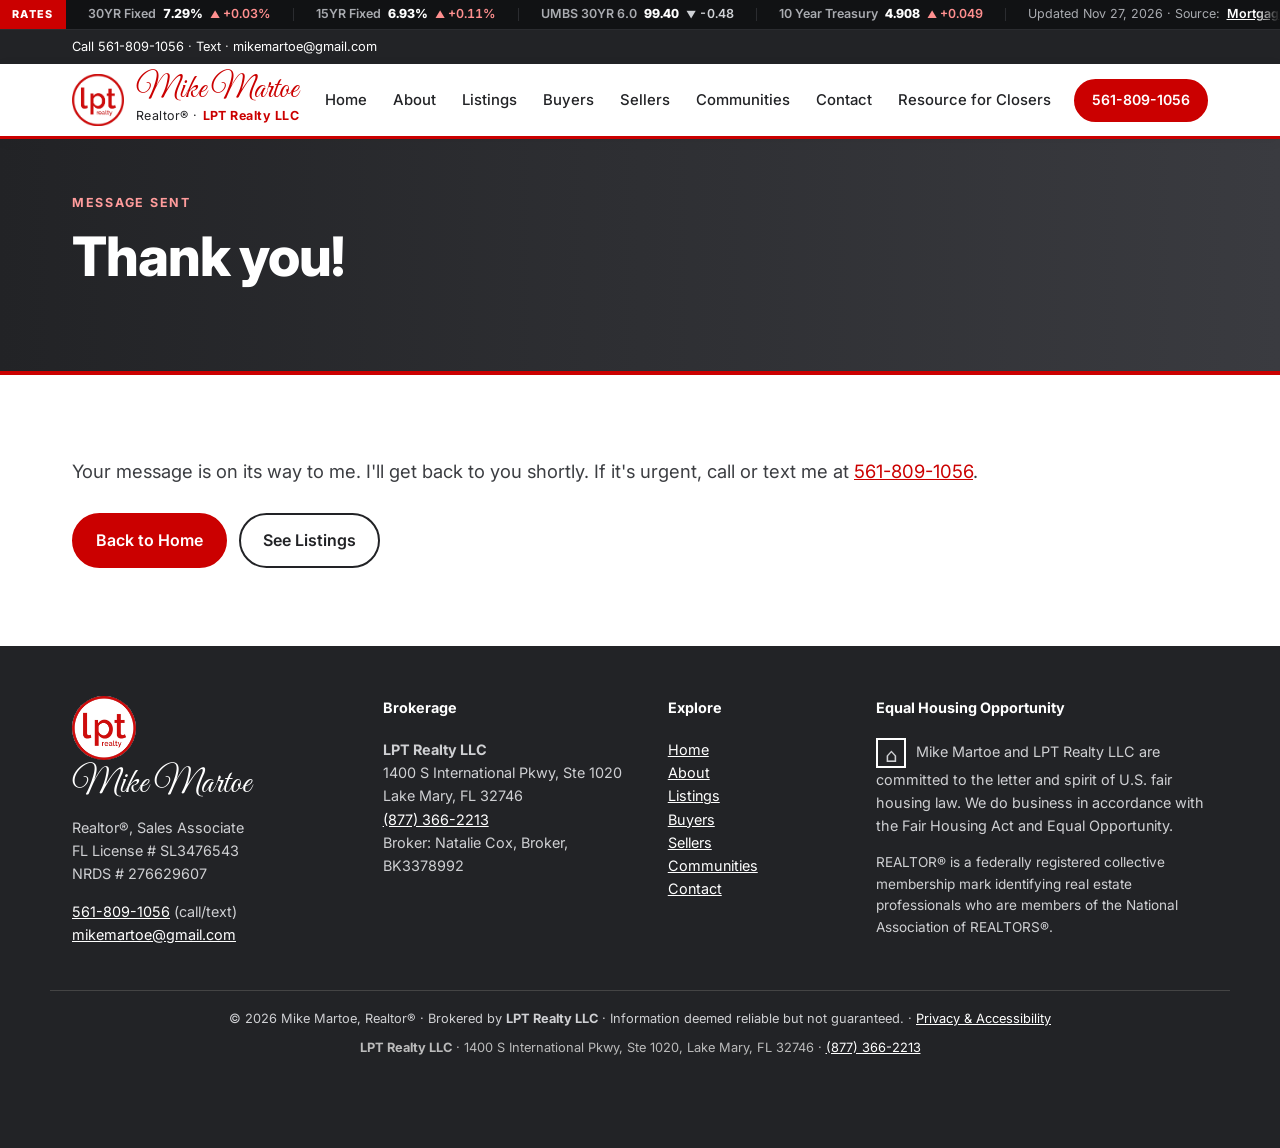
<file: thank-you.html>
<!doctype html><html lang="en"><head><meta charset="utf-8"><meta name="viewport" content="width=device-width,initial-scale=1"><meta name="robots" content="noindex">
<title>Thank You | Mike Martoe, Realtor | LPT Realty</title><meta name="description" content="Thanks for contacting Mike Martoe, Realtor with LPT Realty LLC. Mike will get back to you shortly."><link rel="canonical" href="https://www.mikemartoe.com/thank-you.html">
<meta property="og:type" content="website"><meta property="og:site_name" content="Mike Martoe, Realtor | LPT Realty LLC"><meta property="og:locale" content="en_US"><meta property="og:url" content="https://www.mikemartoe.com/thank-you.html"><meta property="og:title" content="Thank You | Mike Martoe, Realtor | LPT Realty"><meta property="og:description" content="Thanks for contacting Mike Martoe, Realtor with LPT Realty LLC. Mike will get back to you shortly."><meta property="og:image" content="https://www.mikemartoe.com/assets/share-card.jpg"><meta property="og:image:secure_url" content="https://www.mikemartoe.com/assets/share-card.jpg"><meta property="og:image:type" content="image/jpeg"><meta property="og:image:width" content="1200"><meta property="og:image:height" content="630"><meta property="og:image:alt" content="Mike Martoe, Realtor, LPT Realty, Palm Beach County, 561-809-1056">
<meta name="twitter:card" content="summary_large_image"><meta name="twitter:title" content="Thank You | Mike Martoe, Realtor | LPT Realty"><meta name="twitter:description" content="Thanks for contacting Mike Martoe, Realtor with LPT Realty LLC. Mike will get back to you shortly."><meta name="twitter:image" content="https://www.mikemartoe.com/assets/share-card.jpg"><meta name="twitter:image:alt" content="Mike Martoe, Realtor, LPT Realty, Palm Beach County, 561-809-1056"><meta name="theme-color" content="#CB0000">
<link rel="icon" href="assets/lpt-logo.jpg"><link rel="preconnect" href="https://fonts.googleapis.com"><link href="https://fonts.googleapis.com/css2?family=Great+Vibes&family=Inter:wght@400;500;600;700;800&display=swap" rel="stylesheet"><link rel="stylesheet" href="styles.css?v=20261020a"></head><body>
<div class="topbar"><div class="wrap"><span class="tb-contact"><a href="tel:+15618091056">Call 561-809-1056</a> · <a href="sms:+15618091056">Text</a> · <a href="mailto:mikemartoe@gmail.com">mikemartoe@gmail.com</a></span></div></div>
<header class="site"><div class="wrap hdr"><a class="brand" href="index.html"><img src="assets/lpt-logo.jpg" alt="LPT Realty logo" width="52" height="52"><span><span class="script">Mike Martoe</span><small>Realtor® · <b>LPT Realty LLC</b></small></span></a>
<input type="checkbox" id="nt" class="nt"><label for="nt" class="burger" aria-label="Menu">☰</label><nav><a href="index.html">Home</a><a href="about.html">About</a><a href="listings.html">Listings</a><a href="buyers.html">Buyers</a><a href="sellers.html">Sellers</a><a href="communities.html">Communities</a><a href="contact.html">Contact</a><a href="resource-for-closers.html">Resource for Closers</a><a class="btn sm" href="tel:+15618091056">561-809-1056</a></nav></div></header>
<main>
<section class="phead"><div class="wrap"><p class="eyebrow">Message sent</p><h1>Thank you!</h1></div></section>
<section class="wrap sec"><p class="lead-p">Your message is on its way to me. I'll get back to you shortly. If it's urgent, call or text me at <a href="tel:+15618091056">561-809-1056</a>.</p><div class="ctas"><a class="btn" href="index.html">Back to Home</a><a class="btn ghost" href="listings.html">See Listings</a></div></section></main>
<footer class="site"><div class="wrap fgrid"><div><img src="assets/lpt-logo.jpg" alt="LPT Realty logo" width="64" height="64" class="flogo"><p class="script light">Mike Martoe</p><p>Realtor®, Sales Associate<br>FL License # SL3476543<br>NRDS # 276629607</p><p><a href="tel:+15618091056">561-809-1056</a> (call/text)<br><a href="mailto:mikemartoe@gmail.com">mikemartoe@gmail.com</a></p></div>
<div><h4>Brokerage</h4><p><strong>LPT Realty LLC</strong><br>1400 S International Pkwy, Ste 1020<br>Lake Mary, FL 32746<br><a href="tel:+18773662213">(877) 366-2213</a><br>Broker: Natalie Cox, Broker, BK3378992</p></div>
<div><h4>Explore</h4><p><a href="index.html">Home</a><br><a href="about.html">About</a><br><a href="listings.html">Listings</a><br><a href="buyers.html">Buyers</a><br><a href="sellers.html">Sellers</a><br><a href="communities.html">Communities</a><br><a href="contact.html">Contact</a></p></div>
<div><h4>Equal Housing Opportunity</h4><p class="eho"><span class="ehoicon" aria-hidden="true">⌂</span> Mike Martoe and LPT Realty LLC are committed to the letter and spirit of U.S. fair housing law. We do business in accordance with the Fair Housing Act and Equal Opportunity.</p><p class="small">REALTOR® is a federally registered collective membership mark identifying real estate professionals who are members of the National Association of REALTORS®.</p></div></div>
<div class="wrap copy"><p class="copy-line">© 2026 Mike Martoe, Realtor® · Brokered by <strong>LPT Realty LLC</strong> · Information deemed reliable but not guaranteed. · <a href="contact.html">Privacy &amp; Accessibility</a></p><p class="copy-office"><strong>LPT Realty LLC</strong> · 1400 S International Pkwy, Ste 1020, Lake Mary, FL 32746 · <a href="tel:+18773662213">(877) 366-2213</a></p></div></footer>
<a class="mcall" href="tel:+15618091056">📞 Call</a><a class="mtext" href="sms:+15618091056">💬 Text Mike</a><script src="assets/rate-ticker.js?v=20261019e" defer></script></body></html>
</file>
<file: styles.css>
:root{--red:#CB0000;--red-d:#A30000;--ink:#222326;--mut:#5d6066;--bg:#fff;--soft:#faf6f6;--line:#ece4e4;--r:14px}
*{box-sizing:border-box}html{scroll-behavior:smooth}body{margin:0;font-family:Inter,system-ui,sans-serif;color:var(--ink);line-height:1.6;background:#fff}
a{color:var(--red)}img{max-width:100%;display:block}.wrap{max-width:1180px;margin:0 auto;padding:0 22px}
.script{font-family:'Great Vibes',cursive;color:var(--red);font-size:2rem;line-height:1;font-weight:400}.script.light{color:#fff;font-size:2.2rem;margin:.4rem 0}
.topbar{background:var(--ink);color:#ddd;font-size:.8rem}.topbar .wrap{display:flex;justify-content:space-between;gap:12px;padding:7px 22px;flex-wrap:wrap}.topbar a{color:#fff;text-decoration:none}
header.site{position:sticky;top:0;z-index:20;background:#fff;border-bottom:3px solid var(--red);box-shadow:0 2px 12px #0000000d}
.hdr{display:flex;align-items:center;justify-content:space-between;padding:10px 22px}.brand{display:flex;align-items:center;gap:12px;text-decoration:none}.brand>span{display:flex;flex-direction:column}.brand small{color:var(--ink);font-size:.78rem;letter-spacing:.04em}.brand b{color:var(--red)}
nav{display:flex;align-items:center;gap:4px}nav a{color:var(--ink);text-decoration:none;font-weight:500;font-size:.93rem;padding:8px 11px;border-radius:8px}nav a:hover,nav a.active{color:var(--red);background:var(--soft)}
.nt,.burger{display:none}
.btn{display:inline-block;background:var(--red);color:#fff!important;padding:13px 22px;border-radius:999px;font-weight:600;text-decoration:none;border:2px solid var(--red);cursor:pointer;font:inherit;font-weight:600;transition:.2s}.btn:hover{background:var(--red-d)}
.btn.white{background:#fff;color:var(--red)!important}.btn.ghost{background:transparent;color:var(--ink)!important;border-color:var(--ink)}.btn.sm{padding:8px 16px;font-size:.88rem}nav .btn.sm{color:#fff!important;margin-left:8px}
.eyebrow{text-transform:uppercase;letter-spacing:.14em;font-size:.78rem;font-weight:700;color:var(--red);margin:0 0 .5rem}
h1,h2,h3{line-height:1.2;margin:.2em 0 .5em}h1{font-size:clamp(2rem,4.4vw,3.4rem);font-weight:800;letter-spacing:-.02em}h1 span{color:var(--red)}h2{font-size:clamp(1.5rem,2.6vw,2.1rem);font-weight:800}
.hero{background:linear-gradient(120deg,#fff 0%,#fff 55%,var(--soft) 55%);padding:64px 0}.hgrid{display:grid;grid-template-columns:1.15fr .85fr;gap:56px;align-items:center}
.lead-p{font-size:1.15rem;color:#3c3e42}.ctas{display:flex;gap:12px;flex-wrap:wrap;margin:26px 0 14px}.quick a{margin-right:18px;font-weight:600;text-decoration:none}
.hphoto{position:relative}.hphoto img{border-radius:24px;box-shadow:18px 18px 0 var(--red),0 20px 50px #0002;aspect-ratio:1;object-fit:cover}.tag{position:absolute;left:-20px;bottom:24px;background:#fff;padding:12px 20px;border-radius:12px;box-shadow:0 10px 30px #0002;display:flex;flex-direction:column}.tag small{font-size:.78rem;color:var(--mut)}
.sec{padding:64px 22px}.shead{margin-bottom:28px}.band{background:var(--soft);border-top:1px solid var(--line);border-bottom:1px solid var(--line)}
.listing{display:grid;grid-template-columns:1.1fr 1fr;border:1px solid var(--line);border-radius:var(--r);overflow:hidden;box-shadow:0 10px 30px #0000000f}
.lphoto{position:relative;min-height:300px;background:repeating-linear-gradient(45deg,#f3eded,#f3eded 14px,#f8f3f3 14px,#f8f3f3 28px);display:grid;place-items:center}.lphoto.big{min-height:380px;border-radius:var(--r)}
.phtxt{text-align:center;color:var(--mut);font-weight:600;font-size:1.05rem}.badge{position:absolute;top:16px;left:16px;background:var(--red);color:#fff;font-weight:700;padding:6px 14px;border-radius:999px;font-size:.82rem;letter-spacing:.06em;text-transform:uppercase}
.lbody{padding:30px}.price{font-size:2rem;font-weight:800;color:var(--red);margin:0}.price-was{color:var(--mut);font-weight:600;text-decoration:line-through;margin-right:.4em;letter-spacing:0}.price .price-was{font-size:.62em}.muted{color:var(--mut)}.small{font-size:.85rem}
.facts{list-style:none;padding:0;display:flex;flex-wrap:wrap;gap:10px;margin:16px 0}.facts li{background:var(--soft);padding:8px 14px;border-radius:10px;font-size:.92rem}
.tiles{display:grid;grid-template-columns:repeat(auto-fit,minmax(240px,1fr));gap:20px}.tile{background:#fff;border:1px solid var(--line);border-radius:var(--r);padding:26px;text-decoration:none;color:inherit;transition:.2s}a.tile:hover{transform:translateY(-4px);box-shadow:0 14px 30px #0000001a;border-color:var(--red)}.tile b{color:var(--red)}.ic{font-size:1.8rem}
.chips{display:flex;flex-wrap:wrap;gap:12px}.chips a{border:2px solid var(--red);padding:10px 20px;border-radius:999px;text-decoration:none;font-weight:600}.chips a:hover{background:var(--red);color:#fff}
.ph{background:#fff6d6;border:1px dashed #d4a800;color:#6b5600;padding:2px 6px;border-radius:6px;font-size:.88em}.ph-box{display:grid;place-items:center;min-height:120px}
.cta-strip{background:var(--red);color:#fff;padding:64px 0}.cta-strip a{color:#fff;font-weight:700}.ctagrid{display:grid;grid-template-columns:1fr 1fr;gap:44px;align-items:start}
form.lead{background:#fff;color:var(--ink);border-radius:var(--r);padding:26px;box-shadow:0 18px 40px #0000001f;border:1px solid var(--line)}form.lead h3{margin-top:0}
.row{margin-bottom:12px}.row.two{display:grid;grid-template-columns:1fr 1fr;gap:12px}label{display:block;font-size:.84rem;font-weight:600}input,select,textarea{width:100%;margin-top:4px;padding:11px 12px;border:1px solid #d8d0d0;border-radius:9px;font:inherit;font-size:.95rem}input:focus,select:focus,textarea:focus{outline:2px solid var(--red);border-color:var(--red)}
.consent{display:flex;gap:8px;font-weight:400;font-size:.74rem;color:var(--mut);margin:6px 0 14px}.consent input{width:auto;margin-top:3px}.note{font-size:.74rem;color:var(--mut);margin:10px 0 0}.ok{color:green;font-weight:600}
.phead{background:linear-gradient(90deg,var(--ink),#3a3b40);color:#fff;padding:54px 0;border-bottom:4px solid var(--red)}.phead .eyebrow{color:#ff9c9c}
.about{display:grid;grid-template-columns:.8fr 1.2fr;gap:50px;align-items:start}.aphoto{border-radius:20px;box-shadow:14px 14px 0 var(--red)}
.timeline{list-style:none;padding:0;border-left:3px solid var(--red);margin-left:8px}.timeline li{padding:0 0 18px 24px;position:relative}.timeline li:before{content:"";position:absolute;left:-10px;top:6px;width:16px;height:16px;border-radius:50%;background:#fff;border:3px solid var(--red)}.timeline h3{font-size:1.08rem;margin:0}.timeline p{margin:.2rem 0}
.detail{display:grid;grid-template-columns:1.3fr 1fr;gap:36px;align-items:start}.spec{width:100%;border-collapse:collapse;margin:20px 0}.spec th,.spec td{text-align:left;padding:10px;border-bottom:1px solid var(--line)}.spec th{color:var(--mut);font-weight:500;width:40%}
.idx{background:#fff;border:2px dashed var(--red);border-radius:var(--r);padding:34px;text-align:center}.fake{display:grid;grid-template-columns:2fr 1fr 1fr auto;gap:10px;margin:18px 0}
.steps{counter-reset:s;list-style:none;padding:0;display:grid;grid-template-columns:repeat(auto-fit,minmax(300px,1fr));gap:20px}.steps li{counter-increment:s;border:1px solid var(--line);border-radius:var(--r);padding:24px;position:relative}.steps li:before{content:counter(s);background:var(--red);color:#fff;width:34px;height:34px;border-radius:50%;display:grid;place-items:center;font-weight:800}
.cgrid{display:grid;grid-template-columns:repeat(auto-fit,minmax(320px,1fr));gap:24px}.comm{border:1px solid var(--line);border-radius:var(--r);overflow:hidden}.cbar{background:linear-gradient(135deg,var(--red),#7a0000);color:#fff;font-family:'Great Vibes',cursive;font-size:2.2rem;padding:34px 24px}.cb{padding:22px}.cb h2{font-size:1.3rem}
.ccard{display:flex;gap:16px;align-items:center}.ccard img{border-radius:50%;width:96px;height:96px;object-fit:cover;border:3px solid var(--red)}.ccard p{margin:0}.big{font-size:1.15rem;line-height:2.1}.big a{text-decoration:none;font-weight:600}
footer.site{background:var(--ink);color:#cfd0d3;padding-top:50px;font-size:.9rem}footer a{color:#fff}.fgrid{display:grid;grid-template-columns:1.1fr 1fr .7fr 1.3fr;gap:30px}footer h4{color:#fff;margin-top:0}.flogo{border-radius:50%;background:#fff}.ehoicon{display:inline-grid;place-items:center;width:30px;height:30px;border:2px solid #fff;font-size:1.2rem;margin-right:6px;vertical-align:middle}
.copy{border-top:1px solid #444;margin-top:30px;padding:18px 22px 90px;font-size:.8rem}
.mcall,.mtext{display:none}
@media(max-width:960px){.hgrid,.ctagrid,.about,.detail,.listing{grid-template-columns:1fr}.hero{background:#fff;padding:36px 0}.hphoto{max-width:420px;margin:0 auto;order:-1}.fgrid{grid-template-columns:1fr 1fr}
.burger{display:block;font-size:1.8rem;cursor:pointer;padding:4px 10px}nav{display:none;position:absolute;top:100%;left:0;right:0;background:#fff;flex-direction:column;align-items:stretch;padding:10px 22px 18px;border-bottom:3px solid var(--red)}.nt:checked~nav{display:flex}.hdr{position:relative}.topbar .wrap>span:first-child{font-size:.72rem}}
@media(max-width:600px){.row.two,.fake{grid-template-columns:1fr}.fgrid{grid-template-columns:1fr}.sec{padding:44px 18px}.tag{left:10px}.ctas .btn{flex:1 1 100%;text-align:center}.topbar .wrap>span:last-child{display:none}
.mcall,.mtext{display:block;position:fixed;bottom:0;width:50%;z-index:30;text-align:center;padding:14px;font-weight:700;text-decoration:none;color:#fff}.mcall{left:0;background:var(--ink)}.mtext{right:0;background:var(--red)}.brand img{width:42px;height:42px}.script{font-size:1.7rem}}
@media(max-width:600px){.hphoto{max-width:230px}.hphoto img{box-shadow:10px 10px 0 var(--red)}.tag{left:-14px;bottom:10px;padding:8px 14px}body{overflow-x:hidden}h1{font-size:1.9rem}}
img{height:auto}
.tgrid{display:grid;grid-template-columns:repeat(auto-fit,minmax(300px,1fr));gap:22px}
.tquote{margin:0;background:#fff;border:1px solid #e6e6e9;border-left:4px solid var(--red);border-radius:14px;padding:22px 24px;display:flex;flex-direction:column;gap:12px;box-shadow:0 2px 10px rgba(0,0,0,.04)}
.tquote .stars{color:#e0a800;letter-spacing:2px}.tquote blockquote{margin:0;font-size:1rem;line-height:1.6;flex:1}
.tquote figcaption{display:flex;flex-direction:column}.tquote figcaption span{color:var(--mut);font-size:.88rem}
.rated{text-align:center;margin-top:26px;font-weight:600}.rated a{color:var(--red)}
/* name tag sits below the headshot, overlapping only its bottom edge */
.hphoto .tag,.hphoto .tag{position:relative;left:auto;bottom:auto;margin:-8px auto 0;width:max-content;max-width:100%;z-index:1;align-items:center;text-align:center}
@media(max-width:600px){.hphoto .tag{margin-top:-6px;padding:8px 14px}}
.intro{padding-bottom:0}.intro .lead-p{max-width:860px}
/* sandtree banner spacing */
#sandtree.sec{padding-top:41px;scroll-margin-top:110px}
#seller-cta{scroll-margin-top:110px}
@media(max-width:960px){#sandtree.sec{scroll-margin-top:96px}}
@media(max-width:600px){#sandtree.sec{padding-top:28px;scroll-margin-top:88px}}
/* sandtree listing extras */
/* sandtree header: title + listing activity ticker */
.shead-split{display:flex;align-items:flex-start;justify-content:space-between;gap:16px 28px}
.shead-split .shead-main{min-width:0;flex:1 1 auto}
.shead-split .shead-main p{margin:0}
.sr-only{position:absolute!important;width:1px;height:1px;padding:0;margin:-1px;overflow:hidden;clip:rect(0 0 0 0);white-space:nowrap;border:0}
.activity-ticker{flex:0 0 auto;width:clamp(280px,42%,430px);border:1px solid var(--red);border-radius:12px;background:#fff;padding:7px 12px 8px;line-height:1.3}
.activity-ticker[hidden]{display:none}
.at-head{display:flex;align-items:center;justify-content:space-between;gap:8px;margin:0 0 3px}
.at-label{margin:0;font-size:.68rem;font-weight:700;letter-spacing:.12em;text-transform:uppercase;color:var(--red)}
.at-label:before{content:"";display:inline-block;width:6px;height:6px;border-radius:50%;background:var(--red);margin:0 7px 1px 0;vertical-align:middle}
.at-toggle{display:inline-grid;place-items:center;width:22px;height:22px;padding:0;border:1px solid var(--line);border-radius:50%;background:#fff;color:var(--mut);cursor:pointer;fill:currentColor}
.at-toggle[hidden]{display:none}
.at-toggle:hover{color:var(--red);border-color:var(--red)}
.at-toggle:focus-visible{outline:2px solid var(--red);outline-offset:2px}
.at-toggle .at-ic-play,.activity-ticker.is-paused .at-ic-pause{display:none}
.activity-ticker.is-paused .at-ic-play{display:block}
.at-stats{display:grid;grid-auto-flow:column;grid-auto-columns:1fr;gap:8px;margin:2px 0 4px;padding-bottom:5px;border-bottom:1px solid var(--line)}
.at-stats[hidden]{display:none}
.at-stat{display:grid;grid-template-columns:auto 1fr;grid-template-rows:auto auto;align-items:center;align-content:start;column-gap:5px;row-gap:1px;min-width:0}
.at-stat .at-ic{display:inline-flex;align-items:center;gap:1px;fill:var(--red)}
.at-stat .at-ic svg{display:block}
.at-stat strong{font-size:1.85rem;letter-spacing:-.01em;font-weight:800;line-height:1;color:var(--red);font-variant-numeric:tabular-nums;white-space:nowrap}
.at-stat .at-cap{grid-column:1/-1;font-size:.76rem;font-weight:700;line-height:1.2;color:var(--ink)}
.at-label .at-asof{margin-left:6px;text-transform:none;letter-spacing:0;font-size:.74rem;font-weight:500;color:var(--mut)}
.at-window[hidden]{display:none}
@media(max-width:480px){.at-stats{gap:8px}.at-stat{column-gap:4px}.at-stat strong{font-size:1.4rem}.at-stat .at-ic svg{width:19px;height:19px}.at-stat .at-cap{font-size:.72rem}}
.at-cta{display:block;margin-top:4px;padding-top:5px;border-top:1px solid var(--line);font-size:.78rem;font-weight:600;line-height:1.3;color:var(--red);text-decoration:underline;text-decoration-thickness:1px;text-underline-offset:3px}
.at-cta:hover{text-decoration-thickness:2px}
.at-cta:focus-visible{outline:2px solid var(--red);outline-offset:2px;border-radius:3px}
.at-window{display:block;position:relative;overflow:hidden;min-height:0}
.at-item{display:block;position:absolute;left:0;right:0;top:0;font-size:.78rem;font-weight:500;color:var(--mut);line-height:1.35;opacity:0;transform:translateY(6px);transition:opacity .5s ease,transform .5s ease;visibility:hidden;pointer-events:none}
.at-item.is-on{position:relative;opacity:1;transform:none;visibility:visible;pointer-events:auto}
.at-item a{color:var(--mut);text-decoration:underline;text-decoration-color:var(--red);text-underline-offset:3px}
.at-item a:hover{color:var(--red)}
.at-item strong{color:var(--red);font-variant-numeric:tabular-nums}
.at-asof{font-weight:500;color:var(--mut);font-size:.8rem}
.activity-ticker.is-static .at-window{display:block}
.activity-ticker.is-static .at-item{display:block;position:relative;opacity:1;transform:none;visibility:visible;pointer-events:auto;transition:none;font-size:.78rem;padding:0;margin:0 0 4px;line-height:1.35}
@media(prefers-reduced-motion:reduce){.at-item{transition:none}}
/* desktop: title block fills the Listing Activity box height (top + bottom edges) */
.shead-specs .spec-price{color:var(--red);font-weight:700}
.shead-specs .price-was{color:var(--mut);font-weight:600;text-decoration:line-through;margin-right:.25em}
@media(min-width:701px){
  .shead-split{align-items:stretch}
  .shead-split .shead-main{container-type:inline-size;display:flex;flex-direction:column;justify-content:space-between;gap:6px}
  .shead-split .shead-main h2{margin:0;font-size:clamp(1.9rem,8.6cqi,2.75rem);line-height:1.04;letter-spacing:-.02em}
  .shead-split .shead-main .h2-city{display:block}
  .shead-split .shead-main .shead-specs{font-size:clamp(1.05rem,3.2cqi,1.3rem);line-height:1.35;color:var(--ink)}
  .shead-split .shead-main .showreq{margin-top:0}
  .shead-split .showreq-btn{padding:11px 24px;font-size:1.05rem;gap:10px}
  .shead-split .showreq-btn .sr-cal{width:20px;height:20px}
  .shead-split .showreq-agents{font-size:.98rem}
  .shead-split .showreq-bar{gap:8px 20px}
}
@media(max-width:700px){
  .shead-split .shead-main .shead-specs{font-size:1.06rem}
  .shead-split .showreq-btn{padding:10px 20px;font-size:.98rem}
  .shead-split .showreq-agents{font-size:.9rem}
}
@media(max-width:700px){
  .shead-split{flex-direction:column;align-items:stretch}
  .activity-ticker{width:100%}
}

.oh-banner{background:var(--red);color:#fff;border-radius:var(--r);padding:14px 20px;margin:0 0 16px;font-size:1.02rem;line-height:1.45;box-shadow:0 8px 22px #cb000033}
.oh-banner strong{letter-spacing:.02em}
.herobox{position:relative;border-radius:var(--r);overflow:hidden;margin:0 0 10px}
.herobox .lheroimg{width:100%;height:auto;display:block;aspect-ratio:16/9;object-fit:cover}
.hero-hit{display:block;width:100%;padding:0;border:0;background:none;cursor:zoom-in}
.herobox .badge{z-index:2}
.gallery{display:grid;grid-template-columns:repeat(auto-fill,minmax(118px,1fr));gap:8px;margin:0 0 18px}
.gallery .gitem{display:block;padding:0;border:0;background:none;border-radius:8px;overflow:hidden;cursor:zoom-in;aspect-ratio:4/3}
.gallery .gitem img{width:100%;height:100%;object-fit:cover;display:block;transition:transform .25s ease}
.gallery .gitem:hover img,.gallery .gitem:focus-visible img{transform:scale(1.04)}
.gallery .gitem:focus-visible{outline:2px solid var(--red);outline-offset:2px}
.lphoto.hasimg{background:none;overflow:hidden;display:block;min-height:0;position:relative}
.lphoto.hasimg .lheroimg{width:100%;height:auto;aspect-ratio:4/3;object-fit:cover;display:block;margin:0}
.lightbox{position:fixed;inset:0;z-index:100;background:#000000e6;display:flex;align-items:center;justify-content:center;padding:48px 56px}
.lightbox[hidden]{display:none!important}
.lb-frame{margin:0;max-width:min(1100px,100%);max-height:100%;text-align:center}
.lb-frame img{max-width:100%;max-height:calc(100vh - 120px);width:auto;height:auto;border-radius:8px;margin:0 auto}
.lb-frame figcaption{color:#ddd;font-size:.85rem;margin-top:10px}
.lb-close,.lb-prev,.lb-next{position:absolute;background:transparent;border:0;color:#fff;cursor:pointer;font-size:2.4rem;line-height:1;padding:8px 14px;opacity:.9}
.lb-close:hover,.lb-prev:hover,.lb-next:hover{opacity:1;color:#ffd0d0}
.lb-close{top:10px;right:14px;font-size:2.6rem}
.lb-prev{left:8px;top:50%;transform:translateY(-50%)}
.lb-next{right:8px;top:50%;transform:translateY(-50%)}
@media(max-width:960px){
  .gallery{grid-template-columns:repeat(auto-fill,minmax(100px,1fr))}
    .lightbox{padding:56px 12px 24px}
  .lb-prev,.lb-next{font-size:2rem}
}
@media(max-width:600px){
  .oh-banner{font-size:.95rem;padding:12px 14px}
  .gallery{grid-template-columns:repeat(3,1fr);gap:6px}
              }

.oh-mini{margin:10px 0;color:var(--red);font-size:.95rem}

/* broker open line */
.oh-banner + .bo-banner{margin-top:-8px}
.bo-banner{background:var(--ink);color:#fff;border-left:4px solid var(--red);border-radius:10px;padding:9px 16px;margin:0 0 16px;font-size:.9rem;line-height:1.45}
.bo-banner strong{color:#fff}
.bo-banner a{color:#fff;font-weight:700;text-decoration:underline;text-underline-offset:2px;white-space:nowrap}
.bo-banner a:hover{color:#ffb3b3}
.ft-badge-dark{background:var(--ink)}
@media(max-width:600px){.bo-banner{font-size:.85rem;padding:9px 12px}}
.oh-banner ~ .bo-banner{margin-bottom:18px}

/* sandtree column stretch */
.detail-top{display:grid;grid-template-columns:1.3fr 1fr;gap:36px;align-items:stretch}
.detail-media{display:flex;flex-direction:column;min-width:0}
.detail-media .gallery{margin-bottom:0;flex:0 0 auto}
.detail-copy{margin-top:28px;max-width:100%}
.detail-copy .spec{margin-top:0}
.listing-aside > .lead,
.listing-aside > .seller-cta,
.listing-aside > .buyer-cta{
  flex:1 1 0;
  display:flex;
  flex-direction:column;
  padding-top:28px;
  padding-bottom:28px;
}
.listing-aside > .lead h3,
.listing-aside > .seller-cta h3,
.listing-aside > .buyer-cta h3{line-height:1.3}
.listing-aside > .lead > p,
.listing-aside > .seller-cta > p,
.listing-aside > .buyer-cta > p{line-height:1.65}
.listing-aside > .lead > .btn,
.listing-aside > .seller-cta > .btn,
.listing-aside > .buyer-cta > .btn{margin-top:auto}
.listing-aside .seller-perks,
.listing-aside .buyer-perks{margin-bottom:14px}
.listing-aside .seller-form,
.listing-aside .buyer-form{flex:0 0 auto;margin-top:16px}
@media(max-width:960px){
  .detail-top{grid-template-columns:1fr;align-items:start}
  .listing-aside{height:auto;align-self:stretch}
  .listing-aside > .lead,
  .listing-aside > .seller-cta,
  .listing-aside > .buyer-cta{flex:0 0 auto;padding-top:24px;padding-bottom:24px}
  .listing-aside > .lead > .btn,
  .listing-aside > .seller-cta > .btn,
  .listing-aside > .buyer-cta > .btn{margin-top:14px}
  .detail-copy{margin-top:22px}
}

.listing-aside > .lead{border:2px solid var(--red);border-radius:var(--r);box-shadow:none}
/* seller CTA */
.listing-aside{display:flex;flex-direction:column;gap:20px;align-self:stretch;min-height:0;height:100%}
.seller-cta{background:#fff;border:2px solid var(--red);border-radius:var(--r);padding:24px 22px;box-shadow:none}
.seller-cta .eyebrow{margin:0 0 6px}
.seller-cta h3{margin:0 0 10px;font-size:1.35rem;font-weight:800}
.seller-cta > p{margin:0 0 14px;color:#3c3e42;font-size:.98rem}
.seller-perks{list-style:none;padding:0;margin:0 0 18px;display:grid;gap:8px}
.seller-perks li{position:relative;padding:10px 12px 10px 36px;background:var(--soft);border-radius:10px;font-weight:600;font-size:.92rem}
.seller-perks li:before{content:"";position:absolute;left:12px;top:50%;transform:translateY(-50%);width:12px;height:12px;border-radius:50%;background:var(--red);box-shadow:inset 0 0 0 3px #fff,0 0 0 1px var(--red)}
.seller-cta > .btn{width:100%;text-align:center}
.seller-form{margin-top:18px;box-shadow:none;border:1px solid var(--line);padding:18px 16px}
.seller-form h3{margin-top:0;font-size:1.15rem}
.seller-form-intro{margin:0 0 14px}
.seller-form[hidden]{display:none!important}
@media(max-width:960px){
  .listing-aside{gap:20px}
}
@media(max-width:600px){
  .seller-cta{padding:20px 16px}
  .seller-form .row.two{grid-template-columns:1fr}
}
.seller-cta-mini{margin-top:16px;padding:14px 16px;border:1px solid var(--line);border-left:4px solid var(--red);border-radius:10px;background:#fff}
.seller-cta-mini p{margin:0 0 10px;font-size:.92rem;color:#3c3e42}
.seller-cta-mini .btn{padding:10px 16px;font-size:.88rem}

/* buyer CTA */
.buyer-cta{background:#fff;border:2px solid var(--red);border-radius:var(--r);padding:24px 22px;box-shadow:none}
.buyer-cta .eyebrow{margin:0 0 6px}
.buyer-cta h3{margin:0 0 10px;font-size:1.35rem;font-weight:800}
.buyer-cta > p{margin:0 0 14px;color:#3c3e42;font-size:.98rem}
.buyer-perks{list-style:none;padding:0;margin:0 0 18px;display:grid;gap:8px}
.buyer-perks li{position:relative;padding:10px 12px 10px 36px;background:#fff;border:1px solid var(--line);border-radius:10px;font-weight:600;font-size:.92rem}
.buyer-perks li:before{content:"";position:absolute;left:12px;top:50%;transform:translateY(-50%);width:12px;height:12px;border-radius:50%;background:#fff;box-shadow:inset 0 0 0 3px var(--red)}
.buyer-cta > .btn{width:100%;text-align:center}
.buyer-form{margin-top:18px;box-shadow:none;border:1px solid var(--line);padding:18px 16px}
.buyer-form h3{margin-top:0;font-size:1.15rem}
.buyer-form-intro{margin:0 0 14px}
.buyer-form[hidden]{display:none!important}
#buyer-cta{scroll-margin-top:110px}
@media(max-width:600px){
  .buyer-cta{padding:20px 16px}
  .buyer-form .row.two{grid-template-columns:1fr}
}
.buyer-cta-mini{border-left-color:var(--ink);margin-top:12px}
.buyer-cta-mini .btn.ghost{border-color:var(--red);color:var(--red)!important}

/* sandtree property facts + calculator */
.facts-wrap{margin-top:40px}
.facts-calc{display:grid;grid-template-columns:minmax(0,1.55fr) minmax(320px,1fr);grid-template-areas:"head calc" "tabs calc";grid-template-rows:auto 1fr;column-gap:32px;row-gap:22px;align-items:start}
.fc-head{grid-area:head}.fc-tabs{grid-area:tabs}.calc-card{grid-area:calc}
.fc-about{margin:0 0 24px}
.fc-head .eyebrow{margin:0 0 4px}.fc-title{margin:0 0 16px}
.fic{width:20px;height:20px;flex:0 0 auto;display:block}
.stat-chips{list-style:none;margin:0;padding:0;display:grid;grid-template-columns:repeat(7,minmax(0,1fr));gap:8px}
.stat-chip{display:flex;flex-direction:column;align-items:flex-start;gap:2px;background:#fff;border:1px solid var(--line);border-radius:12px;padding:12px 12px;transition:transform .2s ease,border-color .2s ease,box-shadow .2s ease}
.stat-chip .fic{color:var(--red);margin-bottom:4px}
.stat-chip:hover{transform:translateY(-3px);border-color:var(--red);box-shadow:0 10px 22px #cb00001a}
.sc-num{font-size:1.25rem;font-weight:800;line-height:1.1;color:var(--ink)}
.sc-lbl{font-size:.74rem;font-weight:600;letter-spacing:.06em;text-transform:uppercase;color:var(--mut)}
.ft-tabs{display:flex;flex-wrap:wrap;gap:8px;padding:2px 0 12px;margin:0 0 6px;border-bottom:1px solid var(--line)}
.ft-tab{display:inline-flex;align-items:center;gap:8px;white-space:nowrap;font:inherit;font-size:.9rem;font-weight:600;color:var(--ink);background:#fff;border:1px solid var(--line);border-radius:999px;padding:8px 14px;cursor:pointer;transition:background .2s,color .2s,border-color .2s}
.ft-tab .fic{width:18px;height:18px;color:var(--red);transition:color .2s}
.ft-tab:hover{border-color:var(--red)}
.ft-tab[aria-selected="true"]{background:var(--red);border-color:var(--red);color:#fff}
.ft-tab[aria-selected="true"] .fic{color:#fff}
.ft-tab:focus-visible{outline:2px solid var(--ink);outline-offset:2px}
.ft-count{font-size:.72rem;font-weight:700;background:var(--soft);color:var(--red);border-radius:999px;padding:1px 7px}
.ft-tab[aria-selected="true"] .ft-count{background:#ffffff33;color:#fff}
.ft-panel{padding-top:12px}
.ft-panel.ft-in .ft-tile{animation:ftIn .32s ease both}
.ft-panel.ft-in .ft-tile:nth-child(2){animation-delay:.03s}.ft-panel.ft-in .ft-tile:nth-child(3){animation-delay:.06s}.ft-panel.ft-in .ft-tile:nth-child(4){animation-delay:.09s}.ft-panel.ft-in .ft-tile:nth-child(5){animation-delay:.12s}.ft-panel.ft-in .ft-tile:nth-child(6){animation-delay:.15s}.ft-panel.ft-in .ft-tile:nth-child(n+7){animation-delay:.18s}
@keyframes ftIn{from{opacity:0;transform:translateY(8px)}to{opacity:1;transform:none}}
.ft-grid{list-style:none;margin:0;padding:0;display:grid;grid-template-columns:repeat(2,minmax(0,1fr));gap:10px}
.ft-tile{display:flex;gap:12px;align-items:flex-start;background:#fff;border:1px solid var(--line);border-radius:12px;padding:12px 14px;transition:border-color .2s,box-shadow .2s,transform .2s}
.ft-tile:hover{border-color:#e9b3b3;box-shadow:0 8px 18px #0000000d;transform:translateY(-2px)}
.ft-ic{display:grid;place-items:center;width:36px;height:36px;border-radius:10px;background:var(--soft);color:var(--red);flex:0 0 auto}
.ft-txt{display:flex;flex-direction:column;min-width:0}
.ft-t{font-weight:700;font-size:.95rem;line-height:1.35;display:flex;flex-wrap:wrap;align-items:center;gap:6px}
.ft-d{font-size:.86rem;color:var(--mut);line-height:1.5;margin-top:2px}
.ft-badge{font-size:.68rem;font-weight:800;letter-spacing:.05em;color:#fff;background:var(--red);border-radius:999px;padding:1px 8px}
.about-card{background:var(--soft);border:1px solid var(--line);border-left:4px solid var(--red);border-radius:var(--r);padding:22px 24px}
.about-card .eyebrow{margin:0 0 8px}
.about-text{margin:0 0 14px;line-height:1.7;color:#2f3135}
.about-listed{margin:0 0 6px;font-size:.92rem}
.about-disc{margin:0}
.calc-card{position:sticky;top:96px;background:#fff;border:2px solid #CB0000;border-radius:14px;padding:22px 22px 20px}
.calc-card .eyebrow{margin:0 0 4px}.calc-card h3{margin:0 0 14px;font-size:1.25rem}
.calc-out{display:grid;grid-template-columns:150px 1fr;gap:16px;align-items:center}
.calc-donut-wrap{position:relative;width:150px;height:150px}
.calc-donut{width:150px;height:150px;display:block}
.cd-bg{fill:none;stroke:#f1ebeb;stroke-width:14}
.cd-seg{fill:none;stroke-width:14;transition:stroke-dasharray .35s ease,stroke-dashoffset .35s ease}
.cd-pi{stroke:#CB0000}.cd-tax{stroke:#222326}.cd-ins{stroke:#9a9ca1}.cd-hoa{stroke:#f2a3a3}
.calc-total{position:absolute;inset:0;display:flex;flex-direction:column;align-items:center;justify-content:center;text-align:center}
.ct-lbl{font-size:.6rem;font-weight:700;letter-spacing:.06em;text-transform:uppercase;color:var(--mut)}
.ct-num{font-size:1.55rem;font-weight:800;color:var(--ink);font-variant-numeric:tabular-nums;line-height:1.15}
.calc-legend{list-style:none;margin:0;padding:0;display:grid;gap:7px;font-size:.86rem}
.calc-legend li{display:flex;align-items:center;gap:8px}
.calc-legend b{margin-left:auto;font-variant-numeric:tabular-nums}
.lg-dot{width:10px;height:10px;border-radius:3px;flex:0 0 auto}
.lg-pi{background:#CB0000}.lg-tax{background:#222326}.lg-ins{background:#9a9ca1}.lg-hoa{background:#f2a3a3}
.calc-loan{margin:14px 0 12px;padding:10px 12px;background:var(--soft);border-radius:10px;display:flex;justify-content:space-between;font-size:.92rem}
.calc-loan b{font-variant-numeric:tabular-nums}
.calc-fields{display:grid;gap:14px}
.cf{display:block;font-size:.82rem;font-weight:600}
.cf-lbl{display:block;margin-bottom:4px}
.cf-est{font-weight:500;color:var(--mut);font-size:.72rem;display:block}
.cf-in{display:flex;align-items:center;border:1px solid #d8d0d0;border-radius:9px;margin-top:4px;background:#fff;transition:border-color .15s}
.cf-in:focus-within{border-color:var(--red);box-shadow:0 0 0 2px #cb000026}
.cf-in i{font-style:normal;color:var(--mut);padding:0 0 0 11px;font-weight:600}
.cf-pct i{padding:0 11px 0 0}
.cf-in input{border:0;margin:0;padding:10px 11px;outline:none!important;font-variant-numeric:tabular-nums;min-width:0}
.cf-pair{display:grid;grid-template-columns:1fr 96px;gap:8px}
.cf-pair .cf-in{margin-top:0}
.cf-3{display:grid;grid-template-columns:repeat(3,minmax(0,1fr));gap:8px;align-items:end}
.calc-card input[type=range]{width:100%;margin:10px 0 0;padding:0;border:0;accent-color:#CB0000;height:22px}
.calc-chips,.calc-terms{display:flex;gap:6px;flex-wrap:wrap;margin-top:8px}
.cchip,.cterm{font:inherit;font-size:.82rem;font-weight:600;border:1px solid var(--line);background:#fff;color:var(--ink);border-radius:999px;padding:6px 12px;cursor:pointer;transition:all .15s}
.cchip:hover,.cterm:hover{border-color:var(--red);color:var(--red)}
.cchip.on,.cterm[aria-pressed="true"]{background:var(--ink);border-color:var(--ink);color:#fff}
.calc-terms .cterm{flex:1;text-align:center}
.calc-pmi{margin:12px 0 0;font-size:.76rem;color:var(--mut);line-height:1.45}
.calc-disc{margin:12px 0 14px;font-size:.76rem;color:var(--mut)}
.calc-cta{display:block;text-align:center}
@media(max-width:1100px) and (min-width:961px){.stat-chips{grid-template-columns:repeat(4,minmax(0,1fr))}}
@media(max-width:960px){
  .stat-chips{grid-template-columns:repeat(4,minmax(0,1fr))}
  .facts-wrap{margin-top:32px}
  .facts-calc{grid-template-columns:minmax(0,1fr);grid-template-areas:"head" "tabs" "calc";grid-template-rows:auto}
  .calc-card{position:static}
}
@media(max-width:600px){
  .ft-tabs{flex-wrap:nowrap;overflow-x:auto;margin:0 -18px 6px;padding:2px 18px 12px;scrollbar-width:none}
  .ft-tabs::-webkit-scrollbar{display:none}
  .ft-grid{grid-template-columns:1fr}
  .stat-chips{grid-template-columns:repeat(2,minmax(0,1fr))}
  .stat-chip:last-child:nth-child(odd){grid-column:1/-1}
  .calc-out{grid-template-columns:1fr;justify-items:center}
  .calc-legend{width:100%}
  .cf-3{grid-template-columns:1fr 1fr}
  .cf-3 .cf:last-child{grid-column:1/-1}
  .about-card{padding:18px}
}
@media(prefers-reduced-motion:reduce){.ft-panel.ft-in .ft-tile{animation:none}.stat-chip,.ft-tile,.cd-seg{transition:none}}

/* site-wide rate ticker */
.rate-ticker{display:flex;align-items:stretch;background:#111214;color:#e9e9eb;font-size:.78rem;line-height:1;height:30px;overflow:hidden;border-bottom:1px solid #2b2c30}
.rt-tag{flex:0 0 auto;display:flex;align-items:center;background:var(--red);color:#fff;font-weight:800;letter-spacing:.12em;text-transform:uppercase;font-size:.68rem;padding:0 12px}
.rt-view{flex:1;overflow:hidden;position:relative;-webkit-mask-image:linear-gradient(90deg,transparent 0,#000 24px,#000 calc(100% - 24px),transparent 100%);mask-image:linear-gradient(90deg,transparent 0,#000 24px,#000 calc(100% - 24px),transparent 100%)}
.rt-track{display:flex;width:max-content;height:100%;animation:rtScroll 38s linear infinite}
.rate-ticker:hover .rt-track,.rate-ticker:focus-within .rt-track{animation-play-state:paused}
.rt-group{display:flex;align-items:center;flex:0 0 auto}
.rt-item{display:inline-flex;align-items:center;gap:7px;padding:0 22px;white-space:nowrap;border-right:1px solid #2b2c30}
.rt-lbl{color:#a9abb0;font-weight:600}
.rt-val{color:#fff;font-weight:800;font-variant-numeric:tabular-nums}
.rt-ch{font-weight:600;font-variant-numeric:tabular-nums}
.rt-up{color:#ff8f8f}.rt-dn{color:#cfd1d5}.rt-flat{color:#a9abb0}
.rt-ch span{font-size:.62rem}
.rt-meta{color:#a9abb0}
.rt-meta a{color:#fff;font-weight:600}
.rt-note{margin-left:8px;font-size:.62rem;font-weight:800;letter-spacing:.08em;color:#fff;border:1px solid var(--red);background:#cb000040;border-radius:999px;padding:3px 7px}
@keyframes rtScroll{from{transform:translateX(0)}to{transform:translateX(-50%)}}
@media(max-width:600px){.rate-ticker{font-size:.74rem;height:28px}.rt-item{padding:0 16px}.rt-track{animation-duration:30s}}
@media(prefers-reduced-motion:reduce){
  .rt-track{animation:none}
  .rt-view{overflow-x:auto;-webkit-mask-image:none;mask-image:none;scrollbar-width:none}
  .rt-view::-webkit-scrollbar{display:none}
  .rt-group[aria-hidden="true"]{display:none}
}
.cf-hint{display:block;margin-top:6px;font-size:.74rem;font-weight:500;color:var(--mut)}

.ft-d a{color:var(--red);font-weight:600}

/* about card full width */
@media(min-width:961px){
  .about-card{padding:26px 30px}
  .about-text{margin-bottom:18px}
  .about-listed,.about-disc{max-width:none}
}

.about-hed{margin:0 0 14px;font-family:Inter,system-ui,sans-serif;font-size:clamp(1.25rem,2.2vw,1.55rem);font-weight:800;line-height:1.3;letter-spacing:-.01em;color:var(--ink);text-transform:none}
.about-text{font-family:'Lora',Georgia,'Times New Roman',serif;font-size:18px;line-height:1.7;color:#3a2f2a;columns:auto}
.about-text p{margin:0 0 12px}
.about-text p:last-child{margin-bottom:0}
@media(max-width:600px){.about-text{font-size:17px}}
/* more space below About card */
.fc-about{margin:0 0 48px}
@media(max-width:600px){.fc-about{margin:0 0 32px}}
/* home: pull intro paragraph up under the hero */
.hero{padding-bottom:28px}
.intro{padding-top:0}.intro .lead-p{margin-top:0}
.intro .lead-p{max-width:none}

/* sandtree: furnished (virtually staged) section */
.vs-tag{position:absolute;z-index:2;background:var(--red);color:#fff;font-weight:700;font-size:.62rem;letter-spacing:.08em;text-transform:uppercase;line-height:1;padding:4px 7px;border-radius:999px;box-shadow:0 2px 8px #0000004d;pointer-events:none;white-space:nowrap}
.gallery .gitem.vs-item{position:relative}
.gitem .vs-tag{left:6px;bottom:6px;font-size:.56rem;padding:3px 6px}
.vs-tag-hero{top:16px;right:16px;font-size:.74rem;padding:6px 12px;background:#fff;color:var(--red);border:1px solid #fff}
.hero-furnished{position:absolute;z-index:2;left:16px;bottom:16px;box-shadow:0 6px 18px #0000004d;padding:9px 16px;font-size:.86rem}
.hero-furnished:hover{background:var(--red-d);border-color:var(--red-d)}
.furnished{margin:6px 0 22px;padding:20px 20px 16px;border:2px solid var(--red);border-radius:var(--r);background:#fff;scroll-margin-top:96px}
.furnished .eyebrow{margin:0 0 4px}
.furnished-h{margin:0 0 6px;font-size:1.4rem;font-weight:800}
.furnished-lead{margin:0 0 14px;color:#3c3e42;font-size:.96rem;line-height:1.55}
.ba-rooms{display:flex;flex-wrap:wrap;gap:8px;margin:0 0 10px}
.ba-room{font:inherit;font-size:.84rem;font-weight:600;color:var(--ink);background:#fff;border:1px solid var(--line);border-radius:999px;padding:6px 14px;cursor:pointer;transition:background .2s,color .2s,border-color .2s}
.ba-room:hover{border-color:var(--red)}
.ba-room[aria-pressed="true"]{background:var(--red);border-color:var(--red);color:#fff}
.ba{--pos:50%;position:relative;aspect-ratio:16/9;border-radius:10px;overflow:hidden;cursor:ew-resize;touch-action:pan-y;user-select:none;-webkit-user-select:none;background:#eee}
.ba img{position:absolute;inset:0;width:100%;height:100%;object-fit:cover;display:block;pointer-events:none;-webkit-user-drag:none}
.ba-before{clip-path:inset(0 calc(100% - var(--pos)) 0 0)}
.ba-lbl{position:absolute;z-index:2;top:10px;left:10px;background:#ffffffeb;color:var(--ink);font-weight:700;font-size:.66rem;letter-spacing:.08em;text-transform:uppercase;line-height:1;padding:5px 9px;border-radius:999px;pointer-events:none}
.ba-lbl-after{top:10px;right:10px;font-size:.66rem;padding:5px 9px}
.ba-handle{position:absolute;z-index:3;top:0;bottom:0;left:var(--pos);width:3px;margin-left:-1.5px;background:#fff;box-shadow:0 0 0 1px #0000002e;outline:none}
.ba-knob{position:absolute;top:50%;left:50%;width:42px;height:42px;margin:-21px 0 0 -21px;border-radius:50%;background:var(--red);color:#fff;border:3px solid #fff;display:grid;place-items:center;box-shadow:0 4px 14px #0000005c;transition:transform .15s ease}
.ba:hover .ba-knob,.ba.ba-drag .ba-knob{transform:scale(1.08)}
.ba-handle:focus-visible .ba-knob{outline:3px solid #fff;outline-offset:2px;box-shadow:0 0 0 6px var(--red)}
.vs-gallery{margin:12px 0 0;grid-template-columns:repeat(5,minmax(0,1fr))}
.vs-disc{margin:10px 0 0;font-size:.78rem;color:var(--mut);font-style:italic}
.gallery-label{margin:0 0 8px;font-size:.7rem}
/* lightbox before/after */
.lb-imgwrap{position:relative;display:inline-block;max-width:100%}
.lb-imgwrap img{cursor:default}
.lb-tag{top:12px;left:12px;font-size:.72rem;padding:6px 11px}
.lb-tag[hidden],.lb-ba[hidden]{display:none!important}
.lb-ba{display:inline-flex;margin:12px auto 0;background:#ffffff1f;border-radius:999px;padding:3px;gap:2px}
.lb-ba button{font:inherit;font-size:.82rem;font-weight:700;letter-spacing:.06em;text-transform:uppercase;color:#fff;background:transparent;border:0;border-radius:999px;padding:7px 16px;cursor:pointer}
.lb-ba button[aria-pressed="true"]{background:var(--red)}
.lb-frame figcaption{display:block}
@media(min-width:961px){
  /* denser as-is gallery on desktop so the stretched right column keeps roughly its old height */
  .detail-media #sandtree-gallery{grid-template-columns:repeat(6,minmax(0,1fr));gap:7px}
}
@media(max-width:600px){
  .furnished{padding:16px 14px 14px;margin:4px 0 18px}
  .furnished-h{font-size:1.22rem}
  .vs-gallery{grid-template-columns:repeat(2,minmax(0,1fr));gap:8px}
  .gitem .vs-tag{font-size:.6rem;padding:4px 7px}
  .vs-tag-hero{top:12px;right:12px;font-size:.62rem;padding:5px 9px}
  .herobox .badge{top:12px;left:12px;font-size:.7rem;padding:5px 11px}
  .hero-furnished{left:12px;bottom:12px;padding:7px 13px;font-size:.8rem}
  .ba-knob{width:38px;height:38px;margin:-19px 0 0 -19px}
}
.hero-furnished{left:auto;right:16px}
.gitem .vs-tag{left:5px;bottom:5px;font-size:.5rem;letter-spacing:.05em;padding:3px 5px}
@media(min-width:961px){.detail-media #sandtree-gallery .gitem.g-feature{grid-column:span 2;grid-row:span 2;aspect-ratio:auto}}
@media(max-width:600px){.hero-furnished{right:12px}.gitem .vs-tag{font-size:.56rem;padding:4px 6px}}
.ba-lbl,.ba-lbl-after{transition:opacity .2s}
.ba.ba-lo .ba-lbl-before,.ba.ba-hi .ba-lbl-after{opacity:0}

/* top bar: contact links flush left; LPT office line moved to footer */
.topbar .wrap{justify-content:flex-start}
.topbar .wrap>span.tb-contact{display:inline!important;font-size:.8rem}
.copy{text-align:center}
.copy p{margin:0}
.copy .copy-office{margin-top:8px;color:#bbb}
.copy .copy-office a{white-space:nowrap}
@media(max-width:600px){.topbar .wrap>span.tb-contact{font-size:.76rem}.copy{line-height:1.6}}

/* Sandtree: Schedule a Showing */
.showreq{margin-top:12px}
.showreq-bar{display:flex;flex-wrap:wrap;align-items:center;gap:8px 16px}
.showreq-btn{display:inline-flex;align-items:center;gap:8px;padding:9px 18px}
.showreq-btn .sr-cal{fill:currentColor;flex:0 0 auto}
.showreq-agents{font-size:.84rem;font-weight:600;color:var(--red);text-decoration:underline;text-decoration-thickness:1px;text-underline-offset:3px}
.showreq-agents:hover{text-decoration-thickness:2px}
.showreq-panel{margin-top:12px;max-width:560px;background:#fff;border:2px solid var(--red);border-radius:var(--r);padding:18px 20px 20px}
.showreq-panel[hidden]{display:none}
.showreq-head{display:flex;align-items:center;justify-content:space-between;gap:12px}
.showreq-head h3{margin:0;font-size:1.15rem}
.showreq-close{width:32px;height:32px;border:1px solid var(--line);border-radius:50%;background:#fff;color:var(--mut);font-size:1.3rem;line-height:1;cursor:pointer}
.showreq-close:hover{color:var(--red);border-color:var(--red)}
.showreq-close:focus-visible,.showreq-agents:focus-visible{outline:2px solid var(--red);outline-offset:2px}
.showreq-panel .showreq-intro{margin:4px 0 14px!important;font-size:.88rem;color:var(--mut)}
.showreq-agent{border:0;padding:0;margin:0 0 12px;display:flex;flex-wrap:wrap;align-items:center;gap:6px 18px}
.showreq-agent legend{float:left;margin-right:6px;padding:0;font-size:.84rem;font-weight:600}
.showreq-agent label.inline{display:inline-flex;align-items:center;gap:6px;font-weight:500;font-size:.9rem}
.showreq-agent input{width:auto;margin:0;accent-color:var(--red)}
.showreq-panel .btn{width:100%;text-align:center}
@media(max-width:600px){.showreq-agent legend{float:none;width:100%;margin:0 0 2px}.showreq-panel{padding:16px 14px 18px}.showreq-panel .row.two{grid-template-columns:1fr}.showreq-bar{gap:8px 14px}}
/* sandtree: flush-left event bars (shared text inset), balanced gaps (hero->bars = bars->title) */
#sandtree .oh-banner,#sandtree .bo-banner{text-align:left}
#sandtree.sec{padding-top:28px}
#sandtree .oh-banner ~ .bo-banner{margin-bottom:28px}
@media(max-width:600px){#sandtree.sec{padding-top:24px}#sandtree .oh-banner ~ .bo-banner{margin-bottom:24px}}
#sandtree > .bo-banner:first-child{margin-bottom:28px}
@media(max-width:600px){#sandtree > .bo-banner:first-child{margin-bottom:24px}}
#sandtree .bo-banner{padding-left:16px;padding-right:16px}
@media(max-width:600px){#sandtree .bo-banner{padding-left:10px;padding-right:12px}}
@media(max-width:600px){#sandtree .shead-split{margin-bottom:24px}}
/* sandtree: staged thumbnails load into the before/after slider in place */
.ba{scroll-margin-top:90px}
.gallery .gitem.vs-item{cursor:pointer}
.gallery .gitem.vs-item::after{content:"";position:absolute;inset:0;z-index:3;border:2px solid transparent;border-radius:inherit;pointer-events:none;transition:border-color .2s}
.gallery .gitem.vs-item.is-active::after,.gallery .gitem.vs-item[aria-pressed="true"]::after{border-color:var(--red)}
.gallery .gitem.vs-item.is-active img{transform:none}
@media(max-width:600px){.ba{scroll-margin-top:89px}}

/* Resource for Closers nav link: keep header on one row on laptops */
@media(min-width:961px) and (max-width:1240px){nav a{padding:8px 7px;font-size:.88rem;white-space:nowrap}nav .btn.sm{margin-left:4px;padding:8px 12px}}
@media(min-width:961px) and (max-width:1060px){nav{gap:0}nav a{padding:8px 5px;font-size:.82rem}nav .btn.sm{margin-left:2px;padding:7px 9px}}
</file>
